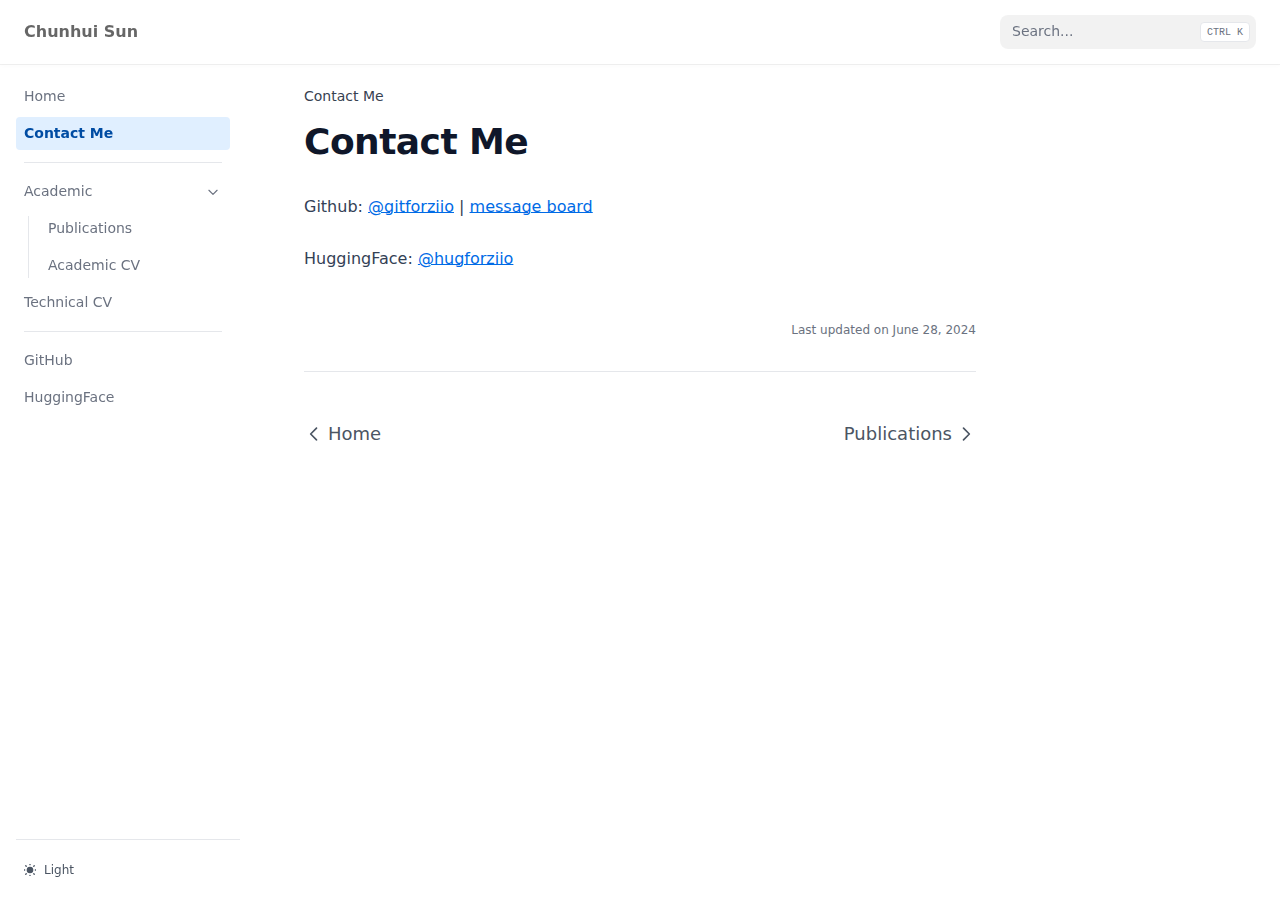
<file: contact.html>
<!DOCTYPE html><html><head><meta charSet="utf-8"/><title>Contact Me – Chunhui Sun</title><meta name="robots" content="index,follow"/><meta property="og:title" content="Contact Me – Chunhui Sun"/><meta name="theme-color" content="#111" media="(prefers-color-scheme: dark)"/><meta name="viewport" content="width=device-width, initial-scale=1.0, viewport-fit=cover"/><style>
        :root {
          --nextra-primary-hue: 212deg;
          --nextra-primary-saturation: 100%;
          --nextra-navbar-height: 4rem;
          --nextra-menu-height: 3.75rem;
          --nextra-banner-height: 2.5rem;
        }
        
        .dark {
          --nextra-primary-hue: 204deg;
          --nextra-primary-saturation: 100%;
        }
      </style><meta name="msapplication-TileColor" content="#fff"/><meta http-equiv="Content-Language" content="en"/><meta name="twitter:card" content="summary_large_image"/><meta property="title" content="Chunhui Sun"/><meta property="description" content="Chunhui Sun&#x27;s personal website."/><meta name="keywords" content="Chunhui Sun"/><meta property="og:title" content="Chunhui Sun"/><meta property="og:type" content="webpage"/><meta property="og:description" content="Chunhui Sun&#x27;s personal website."/><meta property="og:site_name" content="Chunhui Sun"/><meta name="application-name" content="Chunhui Sun"/><meta name="apple-mobile-web-app-capable" content="yes"/><meta name="apple-mobile-web-app-status-bar-style" content="default"/><meta name="apple-mobile-web-app-title" content="Chunhui Sun"/><meta name="next-head-count" content="21"/><link rel="preload" href="/_next/static/css/d9b759317c5a25c9.css" as="style" crossorigin=""/><link rel="stylesheet" href="/_next/static/css/d9b759317c5a25c9.css" crossorigin="" data-n-g=""/><link rel="preload" href="/_next/static/css/445c4173ffc2bf04.css" as="style" crossorigin=""/><link rel="stylesheet" href="/_next/static/css/445c4173ffc2bf04.css" crossorigin="" data-n-p=""/><noscript data-n-css=""></noscript><script defer="" crossorigin="" nomodule="" src="/_next/static/chunks/polyfills-c67a75d1b6f99dc8.js"></script><script src="/_next/static/chunks/webpack-6af0e3c12b874bb0.js" defer="" crossorigin=""></script><script src="/_next/static/chunks/framework-84465b8d7b10076d.js" defer="" crossorigin=""></script><script src="/_next/static/chunks/main-9c676681d85f5339.js" defer="" crossorigin=""></script><script src="/_next/static/chunks/pages/_app-c220e5ce19cce535.js" defer="" crossorigin=""></script><script src="/_next/static/chunks/815-bc0fc0574cedb9e4.js" defer="" crossorigin=""></script><script src="/_next/static/chunks/pages/contact-bda9b2a321fb1c87.js" defer="" crossorigin=""></script><script src="/_next/static/Y14eWMXWefLLsNrzfsbvi/_buildManifest.js" defer="" crossorigin=""></script><script src="/_next/static/Y14eWMXWefLLsNrzfsbvi/_ssgManifest.js" defer="" crossorigin=""></script></head><body><div id="__next"><script>!function(){try{var d=document.documentElement,c=d.classList;c.remove('light','dark');var e=localStorage.getItem('theme');if('system'===e||(!e&&false)){var t='(prefers-color-scheme: dark)',m=window.matchMedia(t);if(m.media!==t||m.matches){d.style.colorScheme = 'dark';c.add('dark')}else{d.style.colorScheme = 'light';c.add('light')}}else if(e){c.add(e|| '')}else{c.add('light')}if(e==='light'||e==='dark'||!e)d.style.colorScheme=e||'light'}catch(e){}}()</script><div dir="ltr"><script>document.documentElement.setAttribute('dir','ltr')</script><div class="nextra-nav-container nx-sticky nx-top-0 nx-z-20 nx-w-full nx-bg-transparent print:nx-hidden"><div class="nextra-nav-container-blur nx-pointer-events-none nx-absolute nx-z-[-1] nx-h-full nx-w-full nx-bg-white dark:nx-bg-dark nx-shadow-[0_2px_4px_rgba(0,0,0,.02),0_1px_0_rgba(0,0,0,.06)] dark:nx-shadow-[0_-1px_0_rgba(255,255,255,.1)_inset] contrast-more:nx-shadow-[0_0_0_1px_#000] contrast-more:dark:nx-shadow-[0_0_0_1px_#fff]"></div><nav class="nx-mx-auto nx-flex nx-h-[var(--nextra-navbar-height)] nx-max-w-[90rem] nx-items-center nx-justify-end nx-gap-2 nx-pl-[max(env(safe-area-inset-left),1.5rem)] nx-pr-[max(env(safe-area-inset-right),1.5rem)]"><a class="nx-flex nx-items-center hover:nx-opacity-75 ltr:nx-mr-auto rtl:nx-ml-auto" href="/"><span style="font-weight:600;opacity:0.6">Chunhui Sun</span></a><div class="nextra-search nx-relative md:nx-w-64 nx-hidden md:nx-inline-block mx-min-w-[200px]"><div class="nx-relative nx-flex nx-items-center nx-text-gray-900 contrast-more:nx-text-gray-800 dark:nx-text-gray-300 contrast-more:dark:nx-text-gray-300"><input spellcheck="false" class="nx-block nx-w-full nx-appearance-none nx-rounded-lg nx-px-3 nx-py-2 nx-transition-colors nx-text-base nx-leading-tight md:nx-text-sm nx-bg-black/[.05] dark:nx-bg-gray-50/10 focus:nx-bg-white dark:focus:nx-bg-dark placeholder:nx-text-gray-500 dark:placeholder:nx-text-gray-400 contrast-more:nx-border contrast-more:nx-border-current" type="search" placeholder="Search..." value=""/></div></div><button type="button" aria-label="Menu" class="nextra-hamburger -nx-mr-2 nx-rounded nx-p-2 active:nx-bg-gray-400/20 md:nx-hidden"><svg fill="none" width="24" height="24" viewBox="0 0 24 24" stroke="currentColor" class=""><g><path stroke-linecap="round" stroke-linejoin="round" stroke-width="2" d="M4 6h16"></path></g><path stroke-linecap="round" stroke-linejoin="round" stroke-width="2" d="M4 12h16"></path><g><path stroke-linecap="round" stroke-linejoin="round" stroke-width="2" d="M4 18h16"></path></g></svg></button></nav></div><div class="nx-mx-auto nx-flex nx-max-w-[90rem]"><div class="motion-reduce:nx-transition-none [transition:background-color_1.5s_ease] nx-bg-transparent"></div><aside class="nextra-sidebar-container nx-flex nx-flex-col md:nx-top-16 md:nx-shrink-0 motion-reduce:nx-transform-none nx-transform-gpu nx-transition-all nx-ease-in-out print:nx-hidden md:nx-w-64 md:nx-sticky md:nx-self-start max-md:[transform:translate3d(0,-100%,0)]"><div class="nx-px-4 nx-pt-4 md:nx-hidden"><div class="nextra-search nx-relative md:nx-w-64"><div class="nx-relative nx-flex nx-items-center nx-text-gray-900 contrast-more:nx-text-gray-800 dark:nx-text-gray-300 contrast-more:dark:nx-text-gray-300"><input spellcheck="false" class="nx-block nx-w-full nx-appearance-none nx-rounded-lg nx-px-3 nx-py-2 nx-transition-colors nx-text-base nx-leading-tight md:nx-text-sm nx-bg-black/[.05] dark:nx-bg-gray-50/10 focus:nx-bg-white dark:focus:nx-bg-dark placeholder:nx-text-gray-500 dark:placeholder:nx-text-gray-400 contrast-more:nx-border contrast-more:nx-border-current" type="search" placeholder="Search..." value=""/></div></div></div><div class="nx-overflow-y-auto nx-overflow-x-hidden nx-p-4 nx-grow md:nx-h-[calc(100vh-var(--nextra-navbar-height)-var(--nextra-menu-height))] nextra-scrollbar"><div class="nx-transform-gpu nx-overflow-hidden nx-transition-all nx-ease-in-out motion-reduce:nx-transition-none"><div class="nx-transition-opacity nx-duration-500 nx-ease-in-out motion-reduce:nx-transition-none nx-opacity-100"><ul class="nx-flex nx-flex-col nx-gap-1 nextra-menu-desktop max-md:nx-hidden"><li class="nx-flex nx-flex-col nx-gap-1"><a class="nx-flex nx-rounded nx-px-2 nx-py-1.5 nx-text-sm nx-transition-colors [word-break:break-word] nx-cursor-pointer [-webkit-tap-highlight-color:transparent] [-webkit-touch-callout:none] contrast-more:nx-border nx-text-gray-500 hover:nx-bg-gray-100 hover:nx-text-gray-900 dark:nx-text-neutral-400 dark:hover:nx-bg-primary-100/5 dark:hover:nx-text-gray-50 contrast-more:nx-text-gray-900 contrast-more:dark:nx-text-gray-50 contrast-more:nx-border-transparent contrast-more:hover:nx-border-gray-900 contrast-more:dark:hover:nx-border-gray-50" href="/">Home</a></li><li class="nx-flex nx-flex-col nx-gap-1 active"><a class="nx-flex nx-rounded nx-px-2 nx-py-1.5 nx-text-sm nx-transition-colors [word-break:break-word] nx-cursor-pointer [-webkit-tap-highlight-color:transparent] [-webkit-touch-callout:none] contrast-more:nx-border nx-bg-primary-100 nx-font-semibold nx-text-primary-800 dark:nx-bg-primary-400/10 dark:nx-text-primary-600 contrast-more:nx-border-primary-500 contrast-more:dark:nx-border-primary-500" href="/contact">Contact Me</a></li><li class="[word-break:break-word] nx-my-4"><hr class="nx-mx-2 nx-border-t nx-border-gray-200 dark:nx-border-primary-100/10"/></li><li class="open"><button class="nx-items-center nx-justify-between nx-gap-2 nx-text-left nx-w-full nx-flex nx-rounded nx-px-2 nx-py-1.5 nx-text-sm nx-transition-colors [word-break:break-word] nx-cursor-pointer [-webkit-tap-highlight-color:transparent] [-webkit-touch-callout:none] contrast-more:nx-border nx-text-gray-500 hover:nx-bg-gray-100 hover:nx-text-gray-900 dark:nx-text-neutral-400 dark:hover:nx-bg-primary-100/5 dark:hover:nx-text-gray-50 contrast-more:nx-text-gray-900 contrast-more:dark:nx-text-gray-50 contrast-more:nx-border-transparent contrast-more:hover:nx-border-gray-900 contrast-more:dark:hover:nx-border-gray-50">Academic<svg fill="none" viewBox="0 0 24 24" stroke="currentColor" class="nx-h-[18px] nx-min-w-[18px] nx-rounded-sm nx-p-0.5 hover:nx-bg-gray-800/5 dark:hover:nx-bg-gray-100/5"><path stroke-linecap="round" stroke-linejoin="round" stroke-width="2" d="M9 5l7 7-7 7" class="nx-origin-center nx-transition-transform rtl:-nx-rotate-180 ltr:nx-rotate-90 rtl:nx-rotate-[-270deg]"></path></svg></button><div class="nx-transform-gpu nx-overflow-hidden nx-transition-all nx-ease-in-out motion-reduce:nx-transition-none"><div class="nx-transition-opacity nx-duration-500 nx-ease-in-out motion-reduce:nx-transition-none nx-opacity-100 ltr:nx-pr-0 rtl:nx-pl-0 nx-pt-1"><ul class="nx-flex nx-flex-col nx-gap-1 nx-relative before:nx-absolute before:nx-inset-y-1 before:nx-w-px before:nx-bg-gray-200 before:nx-content-[&quot;&quot;] dark:before:nx-bg-neutral-800 ltr:nx-pl-3 ltr:before:nx-left-0 rtl:nx-pr-3 rtl:before:nx-right-0 ltr:nx-ml-3 rtl:nx-mr-3"><li class="nx-flex nx-flex-col nx-gap-1"><a class="nx-flex nx-rounded nx-px-2 nx-py-1.5 nx-text-sm nx-transition-colors [word-break:break-word] nx-cursor-pointer [-webkit-tap-highlight-color:transparent] [-webkit-touch-callout:none] contrast-more:nx-border nx-text-gray-500 hover:nx-bg-gray-100 hover:nx-text-gray-900 dark:nx-text-neutral-400 dark:hover:nx-bg-primary-100/5 dark:hover:nx-text-gray-50 contrast-more:nx-text-gray-900 contrast-more:dark:nx-text-gray-50 contrast-more:nx-border-transparent contrast-more:hover:nx-border-gray-900 contrast-more:dark:hover:nx-border-gray-50" href="/academic/publications">Publications</a></li><li class="nx-flex nx-flex-col nx-gap-1"><a class="nx-flex nx-rounded nx-px-2 nx-py-1.5 nx-text-sm nx-transition-colors [word-break:break-word] nx-cursor-pointer [-webkit-tap-highlight-color:transparent] [-webkit-touch-callout:none] contrast-more:nx-border nx-text-gray-500 hover:nx-bg-gray-100 hover:nx-text-gray-900 dark:nx-text-neutral-400 dark:hover:nx-bg-primary-100/5 dark:hover:nx-text-gray-50 contrast-more:nx-text-gray-900 contrast-more:dark:nx-text-gray-50 contrast-more:nx-border-transparent contrast-more:hover:nx-border-gray-900 contrast-more:dark:hover:nx-border-gray-50" href="/academic/cv-academic">Academic CV</a></li></ul></div></div></li><li class="nx-flex nx-flex-col nx-gap-1"><a class="nx-flex nx-rounded nx-px-2 nx-py-1.5 nx-text-sm nx-transition-colors [word-break:break-word] nx-cursor-pointer [-webkit-tap-highlight-color:transparent] [-webkit-touch-callout:none] contrast-more:nx-border nx-text-gray-500 hover:nx-bg-gray-100 hover:nx-text-gray-900 dark:nx-text-neutral-400 dark:hover:nx-bg-primary-100/5 dark:hover:nx-text-gray-50 contrast-more:nx-text-gray-900 contrast-more:dark:nx-text-gray-50 contrast-more:nx-border-transparent contrast-more:hover:nx-border-gray-900 contrast-more:dark:hover:nx-border-gray-50" href="/cv-tech">Technical CV</a></li><li class="[word-break:break-word] nx-my-4"><hr class="nx-mx-2 nx-border-t nx-border-gray-200 dark:nx-border-primary-100/10"/></li><li class="nx-flex nx-flex-col nx-gap-1"><a href="https://github.com/gitforziio" target="_blank" rel="noreferrer" class="nx-flex nx-rounded nx-px-2 nx-py-1.5 nx-text-sm nx-transition-colors [word-break:break-word] nx-cursor-pointer [-webkit-tap-highlight-color:transparent] [-webkit-touch-callout:none] contrast-more:nx-border nx-text-gray-500 hover:nx-bg-gray-100 hover:nx-text-gray-900 dark:nx-text-neutral-400 dark:hover:nx-bg-primary-100/5 dark:hover:nx-text-gray-50 contrast-more:nx-text-gray-900 contrast-more:dark:nx-text-gray-50 contrast-more:nx-border-transparent contrast-more:hover:nx-border-gray-900 contrast-more:dark:hover:nx-border-gray-50">GitHub<span class="nx-sr-only nx-select-none"> (opens in a new tab)</span></a></li><li class="nx-flex nx-flex-col nx-gap-1"><a href="https://huggingface.co/hugforziio" target="_blank" rel="noreferrer" class="nx-flex nx-rounded nx-px-2 nx-py-1.5 nx-text-sm nx-transition-colors [word-break:break-word] nx-cursor-pointer [-webkit-tap-highlight-color:transparent] [-webkit-touch-callout:none] contrast-more:nx-border nx-text-gray-500 hover:nx-bg-gray-100 hover:nx-text-gray-900 dark:nx-text-neutral-400 dark:hover:nx-bg-primary-100/5 dark:hover:nx-text-gray-50 contrast-more:nx-text-gray-900 contrast-more:dark:nx-text-gray-50 contrast-more:nx-border-transparent contrast-more:hover:nx-border-gray-900 contrast-more:dark:hover:nx-border-gray-50">HuggingFace<span class="nx-sr-only nx-select-none"> (opens in a new tab)</span></a></li></ul></div></div></div><div class="nx-sticky nx-bottom-0 nx-bg-white dark:nx-bg-dark nx-mx-4 nx-py-4 nx-shadow-[0_-12px_16px_#fff] nx-flex nx-items-center nx-gap-2 dark:nx-border-neutral-800 dark:nx-shadow-[0_-12px_16px_#111] contrast-more:nx-border-neutral-400 contrast-more:nx-shadow-none contrast-more:dark:nx-shadow-none nx-border-t" data-toggle-animation="off"><div class="nx-grow nx-flex nx-flex-col"><button title="Change theme" class="nx-h-7 nx-rounded-md nx-px-2 nx-text-left nx-text-xs nx-font-medium nx-text-gray-600 nx-transition-colors dark:nx-text-gray-400 hover:nx-bg-gray-100 hover:nx-text-gray-900 dark:hover:nx-bg-primary-100/5 dark:hover:nx-text-gray-50" id="headlessui-listbox-button-:Rlsr6:" type="button" aria-haspopup="listbox" aria-expanded="false" data-headlessui-state=""><div class="nx-flex nx-items-center nx-gap-2 nx-capitalize"><svg fill="none" viewBox="3 3 18 18" width="12" height="12" stroke="currentColor"><path stroke-linecap="round" stroke-linejoin="round" stroke-width="2" fill="currentColor" d="M12 3v1m0 16v1m9-9h-1M4 12H3m15.364 6.364l-.707-.707M6.343 6.343l-.707-.707m12.728 0l-.707.707M6.343 17.657l-.707.707M16 12a4 4 0 11-8 0 4 4 0 018 0z"></path></svg><span class="">Light</span></div></button></div></div></aside><nav class="nextra-toc nx-order-last nx-hidden nx-w-64 nx-shrink-0 xl:nx-block print:nx-hidden nx-px-4" aria-label="table of contents"><div class="nextra-scrollbar nx-sticky nx-top-16 nx-overflow-y-auto nx-pr-4 nx-pt-6 nx-text-sm [hyphens:auto] nx-max-h-[calc(100vh-var(--nextra-navbar-height)-env(safe-area-inset-bottom))] ltr:-nx-mr-4 rtl:-nx-ml-4"></div></nav><div id="reach-skip-nav"></div><article class="nx-w-full nx-break-words nextra-content nx-flex nx-min-h-[calc(100vh-var(--nextra-navbar-height))] nx-min-w-0 nx-justify-center nx-pb-8 nx-pr-[calc(env(safe-area-inset-right)-1.5rem)]"><main class="nx-w-full nx-min-w-0 nx-max-w-6xl nx-px-6 nx-pt-4 md:nx-px-12"><div class="nextra-breadcrumb nx-mt-1.5 nx-flex nx-items-center nx-gap-1 nx-overflow-hidden nx-text-sm nx-text-gray-500 dark:nx-text-gray-400 contrast-more:nx-text-current"><div class="nx-whitespace-nowrap nx-transition-colors nx-font-medium nx-text-gray-700 contrast-more:nx-font-bold contrast-more:nx-text-current dark:nx-text-gray-100 contrast-more:dark:nx-text-current" title="Contact Me">Contact Me</div></div><h1 class="nx-mt-2 nx-text-4xl nx-font-bold nx-tracking-tight nx-text-slate-900 dark:nx-text-slate-100">Contact Me</h1>
<!-- -->
<!-- -->
<!-- -->
<p class="nx-mt-6 nx-leading-7 first:nx-mt-0">Github: <a href="https://github.com/gitforziio" target="_blank" rel="noreferrer" class="nx-text-primary-600 nx-underline nx-decoration-from-font [text-underline-position:from-font]">@gitforziio<span class="nx-sr-only nx-select-none"> (opens in a new tab)</span></a> | <a href="https://github.com/gitforziio/Personal-Message-Board/issues/new" target="_blank" rel="noreferrer" class="nx-text-primary-600 nx-underline nx-decoration-from-font [text-underline-position:from-font]">message board<span class="nx-sr-only nx-select-none"> (opens in a new tab)</span></a></p>
<p class="nx-mt-6 nx-leading-7 first:nx-mt-0">HuggingFace: <a href="https://huggingface.co/hugforziio" target="_blank" rel="noreferrer" class="nx-text-primary-600 nx-underline nx-decoration-from-font [text-underline-position:from-font]">@hugforziio<span class="nx-sr-only nx-select-none"> (opens in a new tab)</span></a></p><div class="nx-mt-16"></div><div class="nx-mb-8 nx-flex nx-items-center nx-border-t nx-pt-8 dark:nx-border-neutral-800 contrast-more:nx-border-neutral-400 dark:contrast-more:nx-border-neutral-400 print:nx-hidden"><a title="Home" class="nx-flex nx-max-w-[50%] nx-items-center nx-gap-1 nx-py-4 nx-text-base nx-font-medium nx-text-gray-600 nx-transition-colors [word-break:break-word] hover:nx-text-primary-600 dark:nx-text-gray-300 md:nx-text-lg ltr:nx-pr-4 rtl:nx-pl-4" href="/"><svg fill="none" viewBox="0 0 24 24" stroke="currentColor" class="nx-inline nx-h-5 nx-shrink-0 ltr:nx-rotate-180"><path stroke-linecap="round" stroke-linejoin="round" stroke-width="2" d="M9 5l7 7-7 7"></path></svg>Home</a><a title="Publications" class="nx-flex nx-max-w-[50%] nx-items-center nx-gap-1 nx-py-4 nx-text-base nx-font-medium nx-text-gray-600 nx-transition-colors [word-break:break-word] hover:nx-text-primary-600 dark:nx-text-gray-300 md:nx-text-lg ltr:nx-ml-auto ltr:nx-pl-4 ltr:nx-text-right rtl:nx-mr-auto rtl:nx-pr-4 rtl:nx-text-left" href="/academic/publications">Publications<svg fill="none" viewBox="0 0 24 24" stroke="currentColor" class="nx-inline nx-h-5 nx-shrink-0 rtl:nx-rotate-180"><path stroke-linecap="round" stroke-linejoin="round" stroke-width="2" d="M9 5l7 7-7 7"></path></svg></a></div></main></article></div></div></div><script id="__NEXT_DATA__" type="application/json" crossorigin="">{"props":{"pageProps":{}},"page":"/contact","query":{},"buildId":"Y14eWMXWefLLsNrzfsbvi","nextExport":true,"autoExport":true,"isFallback":false,"scriptLoader":[]}</script></body></html>
</file>
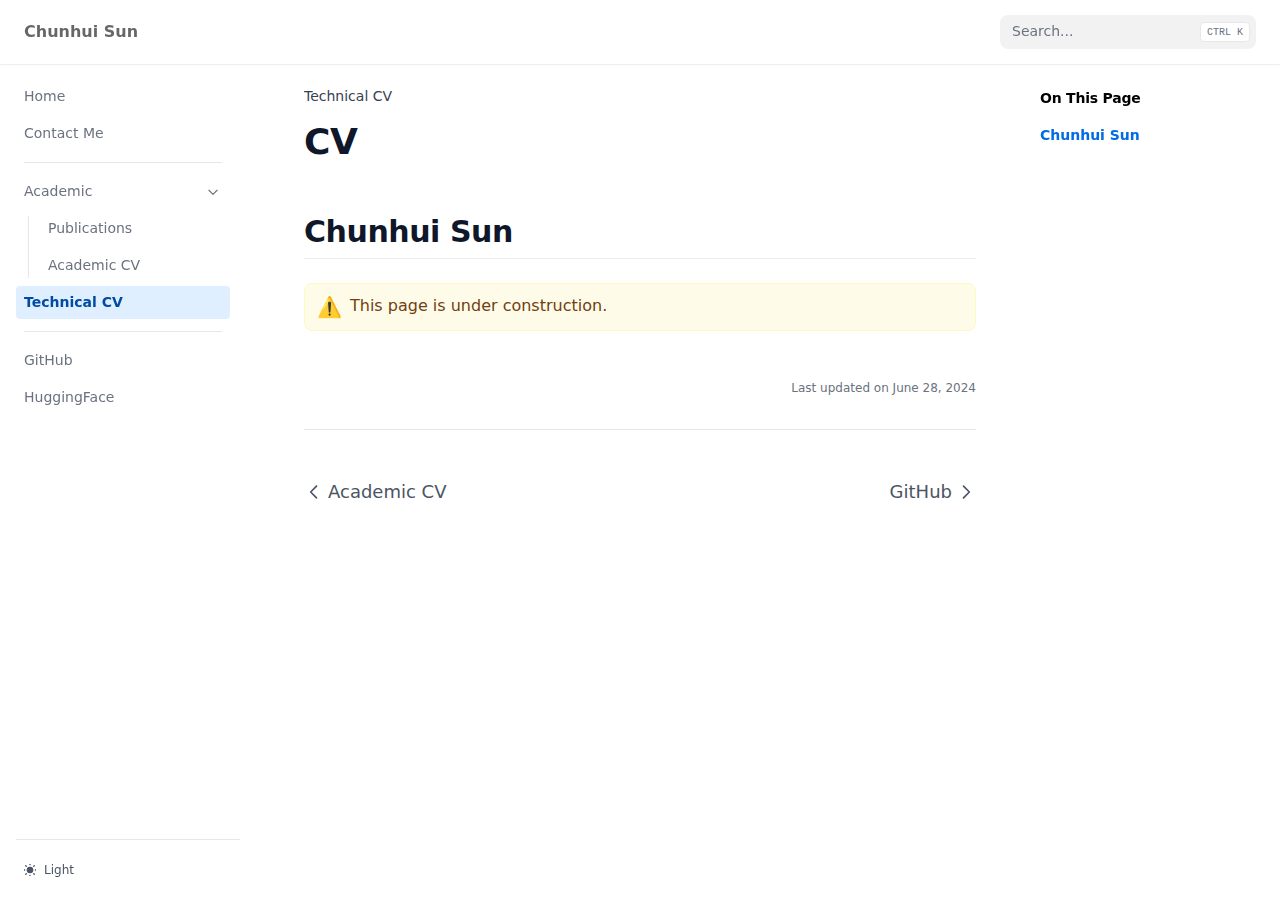
<file: cv-tech.html>
<!DOCTYPE html><html><head><meta charSet="utf-8"/><title>CV – Chunhui Sun</title><meta name="robots" content="index,follow"/><meta property="og:title" content="CV – Chunhui Sun"/><meta name="theme-color" content="#111" media="(prefers-color-scheme: dark)"/><meta name="viewport" content="width=device-width, initial-scale=1.0, viewport-fit=cover"/><style>
        :root {
          --nextra-primary-hue: 212deg;
          --nextra-primary-saturation: 100%;
          --nextra-navbar-height: 4rem;
          --nextra-menu-height: 3.75rem;
          --nextra-banner-height: 2.5rem;
        }
        
        .dark {
          --nextra-primary-hue: 204deg;
          --nextra-primary-saturation: 100%;
        }
      </style><meta name="msapplication-TileColor" content="#fff"/><meta http-equiv="Content-Language" content="en"/><meta name="twitter:card" content="summary_large_image"/><meta property="title" content="Chunhui Sun"/><meta property="description" content="Chunhui Sun&#x27;s personal website."/><meta name="keywords" content="Chunhui Sun"/><meta property="og:title" content="Chunhui Sun"/><meta property="og:type" content="webpage"/><meta property="og:description" content="Chunhui Sun&#x27;s personal website."/><meta property="og:site_name" content="Chunhui Sun"/><meta name="application-name" content="Chunhui Sun"/><meta name="apple-mobile-web-app-capable" content="yes"/><meta name="apple-mobile-web-app-status-bar-style" content="default"/><meta name="apple-mobile-web-app-title" content="Chunhui Sun"/><meta name="next-head-count" content="21"/><link rel="preload" href="/_next/static/css/d9b759317c5a25c9.css" as="style" crossorigin=""/><link rel="stylesheet" href="/_next/static/css/d9b759317c5a25c9.css" crossorigin="" data-n-g=""/><link rel="preload" href="/_next/static/css/445c4173ffc2bf04.css" as="style" crossorigin=""/><link rel="stylesheet" href="/_next/static/css/445c4173ffc2bf04.css" crossorigin="" data-n-p=""/><noscript data-n-css=""></noscript><script defer="" crossorigin="" nomodule="" src="/_next/static/chunks/polyfills-c67a75d1b6f99dc8.js"></script><script src="/_next/static/chunks/webpack-6af0e3c12b874bb0.js" defer="" crossorigin=""></script><script src="/_next/static/chunks/framework-84465b8d7b10076d.js" defer="" crossorigin=""></script><script src="/_next/static/chunks/main-9c676681d85f5339.js" defer="" crossorigin=""></script><script src="/_next/static/chunks/pages/_app-c220e5ce19cce535.js" defer="" crossorigin=""></script><script src="/_next/static/chunks/815-bc0fc0574cedb9e4.js" defer="" crossorigin=""></script><script src="/_next/static/chunks/pages/cv-tech-41a2461e5ef41956.js" defer="" crossorigin=""></script><script src="/_next/static/Y14eWMXWefLLsNrzfsbvi/_buildManifest.js" defer="" crossorigin=""></script><script src="/_next/static/Y14eWMXWefLLsNrzfsbvi/_ssgManifest.js" defer="" crossorigin=""></script></head><body><div id="__next"><script>!function(){try{var d=document.documentElement,c=d.classList;c.remove('light','dark');var e=localStorage.getItem('theme');if('system'===e||(!e&&false)){var t='(prefers-color-scheme: dark)',m=window.matchMedia(t);if(m.media!==t||m.matches){d.style.colorScheme = 'dark';c.add('dark')}else{d.style.colorScheme = 'light';c.add('light')}}else if(e){c.add(e|| '')}else{c.add('light')}if(e==='light'||e==='dark'||!e)d.style.colorScheme=e||'light'}catch(e){}}()</script><div dir="ltr"><script>document.documentElement.setAttribute('dir','ltr')</script><div class="nextra-nav-container nx-sticky nx-top-0 nx-z-20 nx-w-full nx-bg-transparent print:nx-hidden"><div class="nextra-nav-container-blur nx-pointer-events-none nx-absolute nx-z-[-1] nx-h-full nx-w-full nx-bg-white dark:nx-bg-dark nx-shadow-[0_2px_4px_rgba(0,0,0,.02),0_1px_0_rgba(0,0,0,.06)] dark:nx-shadow-[0_-1px_0_rgba(255,255,255,.1)_inset] contrast-more:nx-shadow-[0_0_0_1px_#000] contrast-more:dark:nx-shadow-[0_0_0_1px_#fff]"></div><nav class="nx-mx-auto nx-flex nx-h-[var(--nextra-navbar-height)] nx-max-w-[90rem] nx-items-center nx-justify-end nx-gap-2 nx-pl-[max(env(safe-area-inset-left),1.5rem)] nx-pr-[max(env(safe-area-inset-right),1.5rem)]"><a class="nx-flex nx-items-center hover:nx-opacity-75 ltr:nx-mr-auto rtl:nx-ml-auto" href="/"><span style="font-weight:600;opacity:0.6">Chunhui Sun</span></a><div class="nextra-search nx-relative md:nx-w-64 nx-hidden md:nx-inline-block mx-min-w-[200px]"><div class="nx-relative nx-flex nx-items-center nx-text-gray-900 contrast-more:nx-text-gray-800 dark:nx-text-gray-300 contrast-more:dark:nx-text-gray-300"><input spellcheck="false" class="nx-block nx-w-full nx-appearance-none nx-rounded-lg nx-px-3 nx-py-2 nx-transition-colors nx-text-base nx-leading-tight md:nx-text-sm nx-bg-black/[.05] dark:nx-bg-gray-50/10 focus:nx-bg-white dark:focus:nx-bg-dark placeholder:nx-text-gray-500 dark:placeholder:nx-text-gray-400 contrast-more:nx-border contrast-more:nx-border-current" type="search" placeholder="Search..." value=""/></div></div><button type="button" aria-label="Menu" class="nextra-hamburger -nx-mr-2 nx-rounded nx-p-2 active:nx-bg-gray-400/20 md:nx-hidden"><svg fill="none" width="24" height="24" viewBox="0 0 24 24" stroke="currentColor" class=""><g><path stroke-linecap="round" stroke-linejoin="round" stroke-width="2" d="M4 6h16"></path></g><path stroke-linecap="round" stroke-linejoin="round" stroke-width="2" d="M4 12h16"></path><g><path stroke-linecap="round" stroke-linejoin="round" stroke-width="2" d="M4 18h16"></path></g></svg></button></nav></div><div class="nx-mx-auto nx-flex nx-max-w-[90rem]"><div class="motion-reduce:nx-transition-none [transition:background-color_1.5s_ease] nx-bg-transparent"></div><aside class="nextra-sidebar-container nx-flex nx-flex-col md:nx-top-16 md:nx-shrink-0 motion-reduce:nx-transform-none nx-transform-gpu nx-transition-all nx-ease-in-out print:nx-hidden md:nx-w-64 md:nx-sticky md:nx-self-start max-md:[transform:translate3d(0,-100%,0)]"><div class="nx-px-4 nx-pt-4 md:nx-hidden"><div class="nextra-search nx-relative md:nx-w-64"><div class="nx-relative nx-flex nx-items-center nx-text-gray-900 contrast-more:nx-text-gray-800 dark:nx-text-gray-300 contrast-more:dark:nx-text-gray-300"><input spellcheck="false" class="nx-block nx-w-full nx-appearance-none nx-rounded-lg nx-px-3 nx-py-2 nx-transition-colors nx-text-base nx-leading-tight md:nx-text-sm nx-bg-black/[.05] dark:nx-bg-gray-50/10 focus:nx-bg-white dark:focus:nx-bg-dark placeholder:nx-text-gray-500 dark:placeholder:nx-text-gray-400 contrast-more:nx-border contrast-more:nx-border-current" type="search" placeholder="Search..." value=""/></div></div></div><div class="nx-overflow-y-auto nx-overflow-x-hidden nx-p-4 nx-grow md:nx-h-[calc(100vh-var(--nextra-navbar-height)-var(--nextra-menu-height))] nextra-scrollbar"><div class="nx-transform-gpu nx-overflow-hidden nx-transition-all nx-ease-in-out motion-reduce:nx-transition-none"><div class="nx-transition-opacity nx-duration-500 nx-ease-in-out motion-reduce:nx-transition-none nx-opacity-100"><ul class="nx-flex nx-flex-col nx-gap-1 nextra-menu-desktop max-md:nx-hidden"><li class="nx-flex nx-flex-col nx-gap-1"><a class="nx-flex nx-rounded nx-px-2 nx-py-1.5 nx-text-sm nx-transition-colors [word-break:break-word] nx-cursor-pointer [-webkit-tap-highlight-color:transparent] [-webkit-touch-callout:none] contrast-more:nx-border nx-text-gray-500 hover:nx-bg-gray-100 hover:nx-text-gray-900 dark:nx-text-neutral-400 dark:hover:nx-bg-primary-100/5 dark:hover:nx-text-gray-50 contrast-more:nx-text-gray-900 contrast-more:dark:nx-text-gray-50 contrast-more:nx-border-transparent contrast-more:hover:nx-border-gray-900 contrast-more:dark:hover:nx-border-gray-50" href="/">Home</a></li><li class="nx-flex nx-flex-col nx-gap-1"><a class="nx-flex nx-rounded nx-px-2 nx-py-1.5 nx-text-sm nx-transition-colors [word-break:break-word] nx-cursor-pointer [-webkit-tap-highlight-color:transparent] [-webkit-touch-callout:none] contrast-more:nx-border nx-text-gray-500 hover:nx-bg-gray-100 hover:nx-text-gray-900 dark:nx-text-neutral-400 dark:hover:nx-bg-primary-100/5 dark:hover:nx-text-gray-50 contrast-more:nx-text-gray-900 contrast-more:dark:nx-text-gray-50 contrast-more:nx-border-transparent contrast-more:hover:nx-border-gray-900 contrast-more:dark:hover:nx-border-gray-50" href="/contact">Contact Me</a></li><li class="[word-break:break-word] nx-my-4"><hr class="nx-mx-2 nx-border-t nx-border-gray-200 dark:nx-border-primary-100/10"/></li><li class="open"><button class="nx-items-center nx-justify-between nx-gap-2 nx-text-left nx-w-full nx-flex nx-rounded nx-px-2 nx-py-1.5 nx-text-sm nx-transition-colors [word-break:break-word] nx-cursor-pointer [-webkit-tap-highlight-color:transparent] [-webkit-touch-callout:none] contrast-more:nx-border nx-text-gray-500 hover:nx-bg-gray-100 hover:nx-text-gray-900 dark:nx-text-neutral-400 dark:hover:nx-bg-primary-100/5 dark:hover:nx-text-gray-50 contrast-more:nx-text-gray-900 contrast-more:dark:nx-text-gray-50 contrast-more:nx-border-transparent contrast-more:hover:nx-border-gray-900 contrast-more:dark:hover:nx-border-gray-50">Academic<svg fill="none" viewBox="0 0 24 24" stroke="currentColor" class="nx-h-[18px] nx-min-w-[18px] nx-rounded-sm nx-p-0.5 hover:nx-bg-gray-800/5 dark:hover:nx-bg-gray-100/5"><path stroke-linecap="round" stroke-linejoin="round" stroke-width="2" d="M9 5l7 7-7 7" class="nx-origin-center nx-transition-transform rtl:-nx-rotate-180 ltr:nx-rotate-90 rtl:nx-rotate-[-270deg]"></path></svg></button><div class="nx-transform-gpu nx-overflow-hidden nx-transition-all nx-ease-in-out motion-reduce:nx-transition-none"><div class="nx-transition-opacity nx-duration-500 nx-ease-in-out motion-reduce:nx-transition-none nx-opacity-100 ltr:nx-pr-0 rtl:nx-pl-0 nx-pt-1"><ul class="nx-flex nx-flex-col nx-gap-1 nx-relative before:nx-absolute before:nx-inset-y-1 before:nx-w-px before:nx-bg-gray-200 before:nx-content-[&quot;&quot;] dark:before:nx-bg-neutral-800 ltr:nx-pl-3 ltr:before:nx-left-0 rtl:nx-pr-3 rtl:before:nx-right-0 ltr:nx-ml-3 rtl:nx-mr-3"><li class="nx-flex nx-flex-col nx-gap-1"><a class="nx-flex nx-rounded nx-px-2 nx-py-1.5 nx-text-sm nx-transition-colors [word-break:break-word] nx-cursor-pointer [-webkit-tap-highlight-color:transparent] [-webkit-touch-callout:none] contrast-more:nx-border nx-text-gray-500 hover:nx-bg-gray-100 hover:nx-text-gray-900 dark:nx-text-neutral-400 dark:hover:nx-bg-primary-100/5 dark:hover:nx-text-gray-50 contrast-more:nx-text-gray-900 contrast-more:dark:nx-text-gray-50 contrast-more:nx-border-transparent contrast-more:hover:nx-border-gray-900 contrast-more:dark:hover:nx-border-gray-50" href="/academic/publications">Publications</a></li><li class="nx-flex nx-flex-col nx-gap-1"><a class="nx-flex nx-rounded nx-px-2 nx-py-1.5 nx-text-sm nx-transition-colors [word-break:break-word] nx-cursor-pointer [-webkit-tap-highlight-color:transparent] [-webkit-touch-callout:none] contrast-more:nx-border nx-text-gray-500 hover:nx-bg-gray-100 hover:nx-text-gray-900 dark:nx-text-neutral-400 dark:hover:nx-bg-primary-100/5 dark:hover:nx-text-gray-50 contrast-more:nx-text-gray-900 contrast-more:dark:nx-text-gray-50 contrast-more:nx-border-transparent contrast-more:hover:nx-border-gray-900 contrast-more:dark:hover:nx-border-gray-50" href="/academic/cv-academic">Academic CV</a></li></ul></div></div></li><li class="nx-flex nx-flex-col nx-gap-1 active"><a class="nx-flex nx-rounded nx-px-2 nx-py-1.5 nx-text-sm nx-transition-colors [word-break:break-word] nx-cursor-pointer [-webkit-tap-highlight-color:transparent] [-webkit-touch-callout:none] contrast-more:nx-border nx-bg-primary-100 nx-font-semibold nx-text-primary-800 dark:nx-bg-primary-400/10 dark:nx-text-primary-600 contrast-more:nx-border-primary-500 contrast-more:dark:nx-border-primary-500" href="/cv-tech">Technical CV</a></li><li class="[word-break:break-word] nx-my-4"><hr class="nx-mx-2 nx-border-t nx-border-gray-200 dark:nx-border-primary-100/10"/></li><li class="nx-flex nx-flex-col nx-gap-1"><a href="https://github.com/gitforziio" target="_blank" rel="noreferrer" class="nx-flex nx-rounded nx-px-2 nx-py-1.5 nx-text-sm nx-transition-colors [word-break:break-word] nx-cursor-pointer [-webkit-tap-highlight-color:transparent] [-webkit-touch-callout:none] contrast-more:nx-border nx-text-gray-500 hover:nx-bg-gray-100 hover:nx-text-gray-900 dark:nx-text-neutral-400 dark:hover:nx-bg-primary-100/5 dark:hover:nx-text-gray-50 contrast-more:nx-text-gray-900 contrast-more:dark:nx-text-gray-50 contrast-more:nx-border-transparent contrast-more:hover:nx-border-gray-900 contrast-more:dark:hover:nx-border-gray-50">GitHub<span class="nx-sr-only nx-select-none"> (opens in a new tab)</span></a></li><li class="nx-flex nx-flex-col nx-gap-1"><a href="https://huggingface.co/hugforziio" target="_blank" rel="noreferrer" class="nx-flex nx-rounded nx-px-2 nx-py-1.5 nx-text-sm nx-transition-colors [word-break:break-word] nx-cursor-pointer [-webkit-tap-highlight-color:transparent] [-webkit-touch-callout:none] contrast-more:nx-border nx-text-gray-500 hover:nx-bg-gray-100 hover:nx-text-gray-900 dark:nx-text-neutral-400 dark:hover:nx-bg-primary-100/5 dark:hover:nx-text-gray-50 contrast-more:nx-text-gray-900 contrast-more:dark:nx-text-gray-50 contrast-more:nx-border-transparent contrast-more:hover:nx-border-gray-900 contrast-more:dark:hover:nx-border-gray-50">HuggingFace<span class="nx-sr-only nx-select-none"> (opens in a new tab)</span></a></li></ul></div></div></div><div class="nx-sticky nx-bottom-0 nx-bg-white dark:nx-bg-dark nx-mx-4 nx-py-4 nx-shadow-[0_-12px_16px_#fff] nx-flex nx-items-center nx-gap-2 dark:nx-border-neutral-800 dark:nx-shadow-[0_-12px_16px_#111] contrast-more:nx-border-neutral-400 contrast-more:nx-shadow-none contrast-more:dark:nx-shadow-none nx-border-t" data-toggle-animation="off"><div class="nx-grow nx-flex nx-flex-col"><button title="Change theme" class="nx-h-7 nx-rounded-md nx-px-2 nx-text-left nx-text-xs nx-font-medium nx-text-gray-600 nx-transition-colors dark:nx-text-gray-400 hover:nx-bg-gray-100 hover:nx-text-gray-900 dark:hover:nx-bg-primary-100/5 dark:hover:nx-text-gray-50" id="headlessui-listbox-button-:Rlsr6:" type="button" aria-haspopup="listbox" aria-expanded="false" data-headlessui-state=""><div class="nx-flex nx-items-center nx-gap-2 nx-capitalize"><svg fill="none" viewBox="3 3 18 18" width="12" height="12" stroke="currentColor"><path stroke-linecap="round" stroke-linejoin="round" stroke-width="2" fill="currentColor" d="M12 3v1m0 16v1m9-9h-1M4 12H3m15.364 6.364l-.707-.707M6.343 6.343l-.707-.707m12.728 0l-.707.707M6.343 17.657l-.707.707M16 12a4 4 0 11-8 0 4 4 0 018 0z"></path></svg><span class="">Light</span></div></button></div></div></aside><nav class="nextra-toc nx-order-last nx-hidden nx-w-64 nx-shrink-0 xl:nx-block print:nx-hidden nx-px-4" aria-label="table of contents"><div class="nextra-scrollbar nx-sticky nx-top-16 nx-overflow-y-auto nx-pr-4 nx-pt-6 nx-text-sm [hyphens:auto] nx-max-h-[calc(100vh-var(--nextra-navbar-height)-env(safe-area-inset-bottom))] ltr:-nx-mr-4 rtl:-nx-ml-4"><p class="nx-mb-4 nx-font-semibold nx-tracking-tight">On This Page</p><ul><li class="nx-my-2 nx-scroll-my-6 nx-scroll-py-6"><a href="#chunhui-sun" class="nx-font-semibold nx-inline-block nx-text-gray-500 hover:nx-text-gray-900 dark:nx-text-gray-400 dark:hover:nx-text-gray-300 contrast-more:nx-text-gray-900 contrast-more:nx-underline contrast-more:dark:nx-text-gray-50 nx-w-full nx-break-words">Chunhui Sun</a></li></ul></div></nav><div id="reach-skip-nav"></div><article class="nx-w-full nx-break-words nextra-content nx-flex nx-min-h-[calc(100vh-var(--nextra-navbar-height))] nx-min-w-0 nx-justify-center nx-pb-8 nx-pr-[calc(env(safe-area-inset-right)-1.5rem)]"><main class="nx-w-full nx-min-w-0 nx-max-w-6xl nx-px-6 nx-pt-4 md:nx-px-12"><div class="nextra-breadcrumb nx-mt-1.5 nx-flex nx-items-center nx-gap-1 nx-overflow-hidden nx-text-sm nx-text-gray-500 dark:nx-text-gray-400 contrast-more:nx-text-current"><div class="nx-whitespace-nowrap nx-transition-colors nx-font-medium nx-text-gray-700 contrast-more:nx-font-bold contrast-more:nx-text-current dark:nx-text-gray-100 contrast-more:dark:nx-text-current" title="Technical CV">Technical CV</div></div><h1 class="nx-mt-2 nx-text-4xl nx-font-bold nx-tracking-tight nx-text-slate-900 dark:nx-text-slate-100">CV</h1>
<!-- -->
<h2 class="nx-font-semibold nx-tracking-tight nx-text-slate-900 dark:nx-text-slate-100 nx-mt-10 nx-border-b nx-pb-1 nx-text-3xl nx-border-neutral-200/70 contrast-more:nx-border-neutral-400 dark:nx-border-primary-100/10 contrast-more:dark:nx-border-neutral-400">Chunhui Sun<a href="#chunhui-sun" id="chunhui-sun" class="subheading-anchor" aria-label="Permalink for this section"></a></h2>
<div class="nextra-callout nx-overflow-x-auto nx-mt-6 nx-flex nx-rounded-lg nx-border nx-py-2 ltr:nx-pr-4 rtl:nx-pl-4 contrast-more:nx-border-current contrast-more:dark:nx-border-current nx-border-yellow-100 nx-bg-yellow-50 nx-text-yellow-900 dark:nx-border-yellow-200/30 dark:nx-bg-yellow-700/30 dark:nx-text-yellow-200"><div class="nx-select-none nx-text-xl ltr:nx-pl-3 ltr:nx-pr-2 rtl:nx-pr-3 rtl:nx-pl-2" style="font-family:&quot;Apple Color Emoji&quot;, &quot;Segoe UI Emoji&quot;, &quot;Segoe UI Symbol&quot;">⚠️</div><div class="nx-w-full nx-min-w-0 nx-leading-7"><p class="nx-mt-6 nx-leading-7 first:nx-mt-0">This page is under construction.</p></div></div><div class="nx-mt-16"></div><div class="nx-mb-8 nx-flex nx-items-center nx-border-t nx-pt-8 dark:nx-border-neutral-800 contrast-more:nx-border-neutral-400 dark:contrast-more:nx-border-neutral-400 print:nx-hidden"><a title="Academic CV" class="nx-flex nx-max-w-[50%] nx-items-center nx-gap-1 nx-py-4 nx-text-base nx-font-medium nx-text-gray-600 nx-transition-colors [word-break:break-word] hover:nx-text-primary-600 dark:nx-text-gray-300 md:nx-text-lg ltr:nx-pr-4 rtl:nx-pl-4" href="/academic/cv-academic"><svg fill="none" viewBox="0 0 24 24" stroke="currentColor" class="nx-inline nx-h-5 nx-shrink-0 ltr:nx-rotate-180"><path stroke-linecap="round" stroke-linejoin="round" stroke-width="2" d="M9 5l7 7-7 7"></path></svg>Academic CV</a><a title="GitHub" class="nx-flex nx-max-w-[50%] nx-items-center nx-gap-1 nx-py-4 nx-text-base nx-font-medium nx-text-gray-600 nx-transition-colors [word-break:break-word] hover:nx-text-primary-600 dark:nx-text-gray-300 md:nx-text-lg ltr:nx-ml-auto ltr:nx-pl-4 ltr:nx-text-right rtl:nx-mr-auto rtl:nx-pr-4 rtl:nx-text-left">GitHub<svg fill="none" viewBox="0 0 24 24" stroke="currentColor" class="nx-inline nx-h-5 nx-shrink-0 rtl:nx-rotate-180"><path stroke-linecap="round" stroke-linejoin="round" stroke-width="2" d="M9 5l7 7-7 7"></path></svg></a></div></main></article></div></div></div><script id="__NEXT_DATA__" type="application/json" crossorigin="">{"props":{"pageProps":{}},"page":"/cv-tech","query":{},"buildId":"Y14eWMXWefLLsNrzfsbvi","nextExport":true,"autoExport":true,"isFallback":false,"scriptLoader":[]}</script></body></html>
</file>
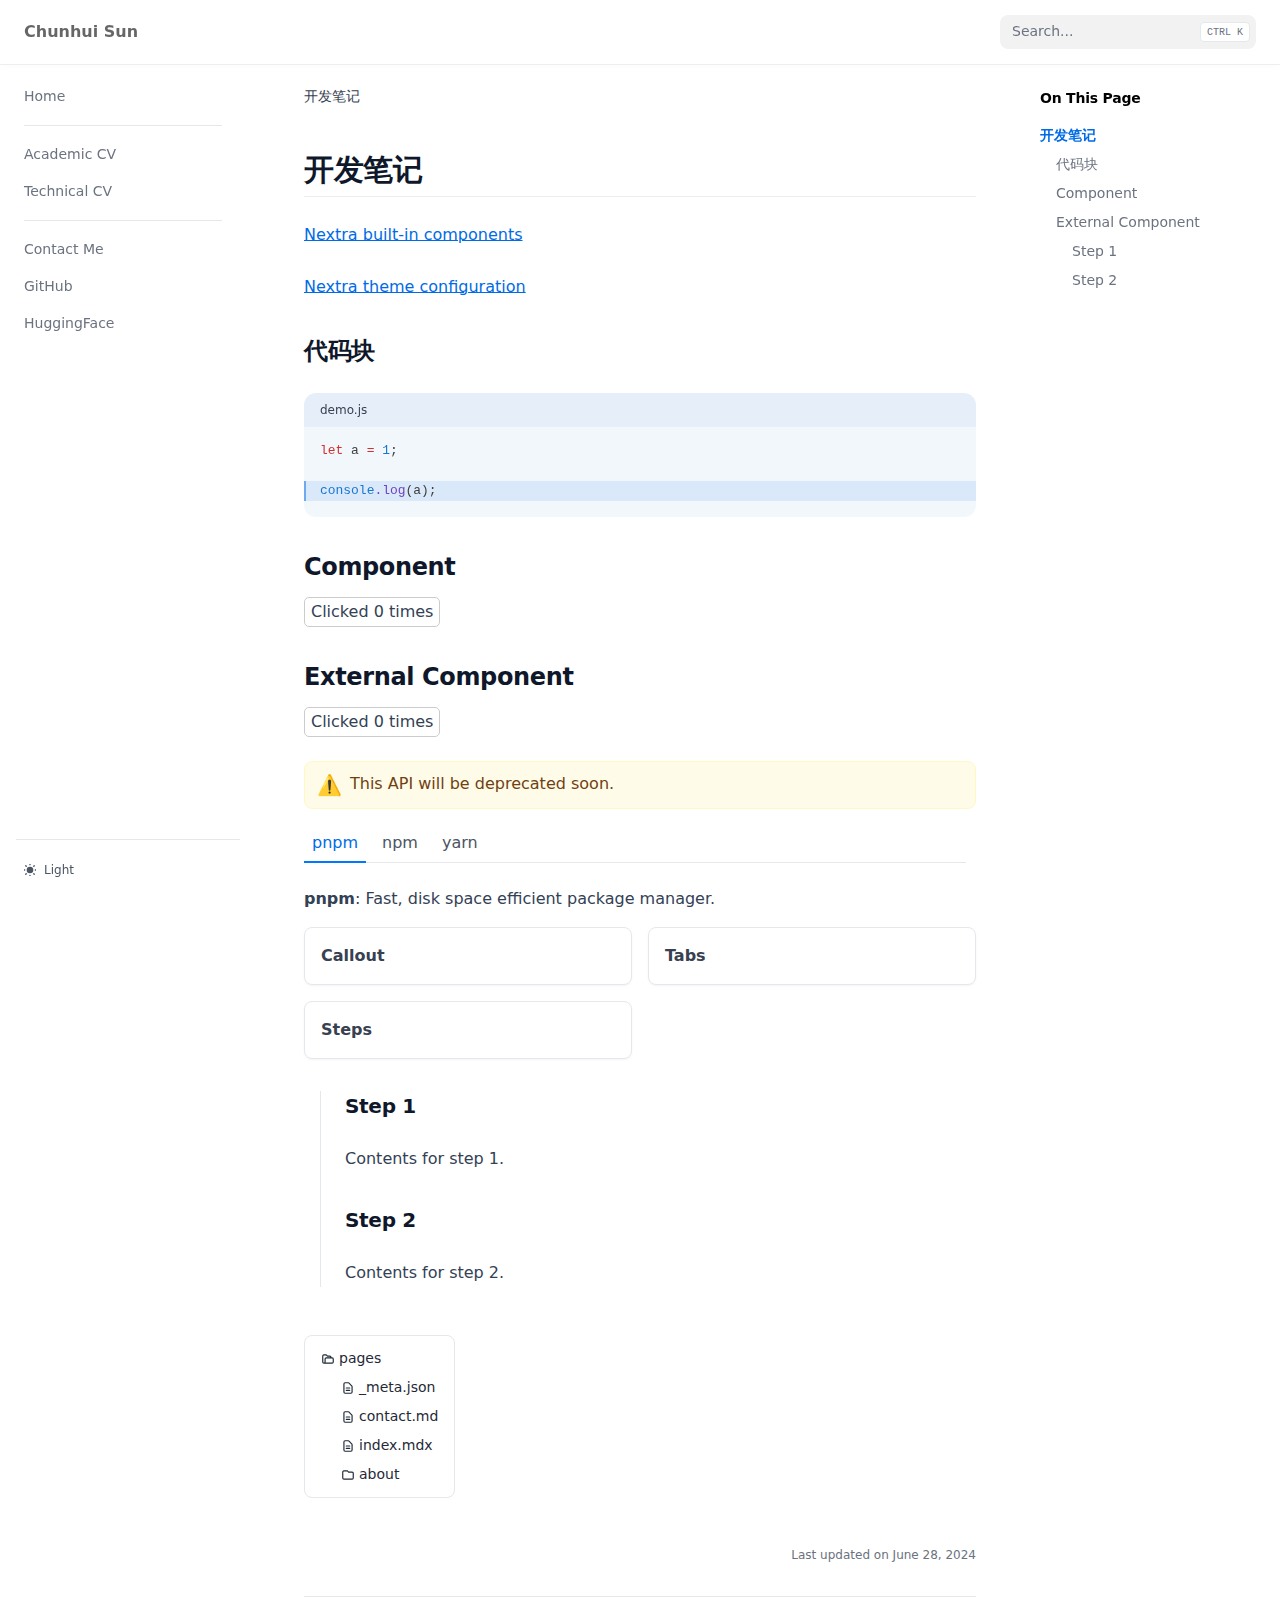
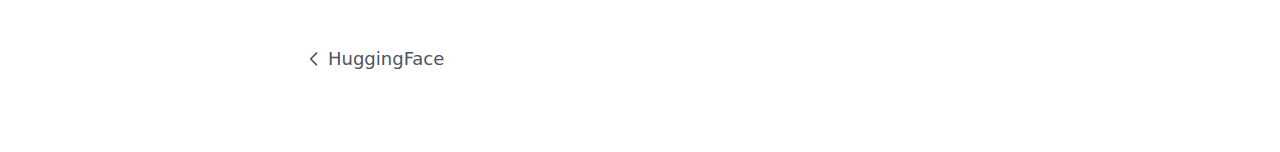
<file: notes.html>
<!DOCTYPE html><html><head><meta charSet="utf-8"/><title>Notes – Chunhui Sun</title><meta name="robots" content="index,follow"/><meta property="og:title" content="Notes – Chunhui Sun"/><meta name="theme-color" content="#111" media="(prefers-color-scheme: dark)"/><meta name="viewport" content="width=device-width, initial-scale=1.0, viewport-fit=cover"/><style>
        :root {
          --nextra-primary-hue: 212deg;
          --nextra-primary-saturation: 100%;
          --nextra-navbar-height: 4rem;
          --nextra-menu-height: 3.75rem;
          --nextra-banner-height: 2.5rem;
        }
        
        .dark {
          --nextra-primary-hue: 204deg;
          --nextra-primary-saturation: 100%;
        }
      </style><meta name="msapplication-TileColor" content="#fff"/><meta http-equiv="Content-Language" content="en"/><meta name="twitter:card" content="summary_large_image"/><meta property="title" content="Chunhui Sun"/><meta property="description" content="Chunhui Sun&#x27;s personal website."/><meta name="keywords" content="Chunhui Sun"/><meta property="og:title" content="Chunhui Sun"/><meta property="og:type" content="webpage"/><meta property="og:description" content="Chunhui Sun&#x27;s personal website."/><meta property="og:site_name" content="Chunhui Sun"/><meta name="application-name" content="Chunhui Sun"/><meta name="apple-mobile-web-app-capable" content="yes"/><meta name="apple-mobile-web-app-status-bar-style" content="default"/><meta name="apple-mobile-web-app-title" content="Chunhui Sun"/><meta name="next-head-count" content="21"/><link rel="preload" href="/_next/static/css/d9b759317c5a25c9.css" as="style" crossorigin=""/><link rel="stylesheet" href="/_next/static/css/d9b759317c5a25c9.css" crossorigin="" data-n-g=""/><link rel="preload" href="/_next/static/css/445c4173ffc2bf04.css" as="style" crossorigin=""/><link rel="stylesheet" href="/_next/static/css/445c4173ffc2bf04.css" crossorigin="" data-n-p=""/><link rel="preload" href="/_next/static/css/a0786626dbb3c2b6.css" as="style" crossorigin=""/><link rel="stylesheet" href="/_next/static/css/a0786626dbb3c2b6.css" crossorigin="" data-n-p=""/><noscript data-n-css=""></noscript><script defer="" crossorigin="" nomodule="" src="/_next/static/chunks/polyfills-c67a75d1b6f99dc8.js"></script><script src="/_next/static/chunks/webpack-6af0e3c12b874bb0.js" defer="" crossorigin=""></script><script src="/_next/static/chunks/framework-84465b8d7b10076d.js" defer="" crossorigin=""></script><script src="/_next/static/chunks/main-9c676681d85f5339.js" defer="" crossorigin=""></script><script src="/_next/static/chunks/pages/_app-c220e5ce19cce535.js" defer="" crossorigin=""></script><script src="/_next/static/chunks/815-bc0fc0574cedb9e4.js" defer="" crossorigin=""></script><script src="/_next/static/chunks/pages/notes-a7a9cc8df51cd688.js" defer="" crossorigin=""></script><script src="/_next/static/Y14eWMXWefLLsNrzfsbvi/_buildManifest.js" defer="" crossorigin=""></script><script src="/_next/static/Y14eWMXWefLLsNrzfsbvi/_ssgManifest.js" defer="" crossorigin=""></script></head><body><div id="__next"><script>!function(){try{var d=document.documentElement,c=d.classList;c.remove('light','dark');var e=localStorage.getItem('theme');if('system'===e||(!e&&false)){var t='(prefers-color-scheme: dark)',m=window.matchMedia(t);if(m.media!==t||m.matches){d.style.colorScheme = 'dark';c.add('dark')}else{d.style.colorScheme = 'light';c.add('light')}}else if(e){c.add(e|| '')}else{c.add('light')}if(e==='light'||e==='dark'||!e)d.style.colorScheme=e||'light'}catch(e){}}()</script><div dir="ltr"><script>document.documentElement.setAttribute('dir','ltr')</script><div class="nextra-nav-container nx-sticky nx-top-0 nx-z-20 nx-w-full nx-bg-transparent print:nx-hidden"><div class="nextra-nav-container-blur nx-pointer-events-none nx-absolute nx-z-[-1] nx-h-full nx-w-full nx-bg-white dark:nx-bg-dark nx-shadow-[0_2px_4px_rgba(0,0,0,.02),0_1px_0_rgba(0,0,0,.06)] dark:nx-shadow-[0_-1px_0_rgba(255,255,255,.1)_inset] contrast-more:nx-shadow-[0_0_0_1px_#000] contrast-more:dark:nx-shadow-[0_0_0_1px_#fff]"></div><nav class="nx-mx-auto nx-flex nx-h-[var(--nextra-navbar-height)] nx-max-w-[90rem] nx-items-center nx-justify-end nx-gap-2 nx-pl-[max(env(safe-area-inset-left),1.5rem)] nx-pr-[max(env(safe-area-inset-right),1.5rem)]"><a class="nx-flex nx-items-center hover:nx-opacity-75 ltr:nx-mr-auto rtl:nx-ml-auto" href="/"><span style="font-weight:600;opacity:0.6">Chunhui Sun</span></a><div class="nextra-search nx-relative md:nx-w-64 nx-hidden md:nx-inline-block mx-min-w-[200px]"><div class="nx-relative nx-flex nx-items-center nx-text-gray-900 contrast-more:nx-text-gray-800 dark:nx-text-gray-300 contrast-more:dark:nx-text-gray-300"><input spellcheck="false" class="nx-block nx-w-full nx-appearance-none nx-rounded-lg nx-px-3 nx-py-2 nx-transition-colors nx-text-base nx-leading-tight md:nx-text-sm nx-bg-black/[.05] dark:nx-bg-gray-50/10 focus:nx-bg-white dark:focus:nx-bg-dark placeholder:nx-text-gray-500 dark:placeholder:nx-text-gray-400 contrast-more:nx-border contrast-more:nx-border-current" type="search" placeholder="Search..." value=""/></div></div><button type="button" aria-label="Menu" class="nextra-hamburger -nx-mr-2 nx-rounded nx-p-2 active:nx-bg-gray-400/20 md:nx-hidden"><svg fill="none" width="24" height="24" viewBox="0 0 24 24" stroke="currentColor" class=""><g><path stroke-linecap="round" stroke-linejoin="round" stroke-width="2" d="M4 6h16"></path></g><path stroke-linecap="round" stroke-linejoin="round" stroke-width="2" d="M4 12h16"></path><g><path stroke-linecap="round" stroke-linejoin="round" stroke-width="2" d="M4 18h16"></path></g></svg></button></nav></div><div class="nx-mx-auto nx-flex nx-max-w-[90rem]"><div class="motion-reduce:nx-transition-none [transition:background-color_1.5s_ease] nx-bg-transparent"></div><aside class="nextra-sidebar-container nx-flex nx-flex-col md:nx-top-16 md:nx-shrink-0 motion-reduce:nx-transform-none nx-transform-gpu nx-transition-all nx-ease-in-out print:nx-hidden md:nx-w-64 md:nx-sticky md:nx-self-start max-md:[transform:translate3d(0,-100%,0)]"><div class="nx-px-4 nx-pt-4 md:nx-hidden"><div class="nextra-search nx-relative md:nx-w-64"><div class="nx-relative nx-flex nx-items-center nx-text-gray-900 contrast-more:nx-text-gray-800 dark:nx-text-gray-300 contrast-more:dark:nx-text-gray-300"><input spellcheck="false" class="nx-block nx-w-full nx-appearance-none nx-rounded-lg nx-px-3 nx-py-2 nx-transition-colors nx-text-base nx-leading-tight md:nx-text-sm nx-bg-black/[.05] dark:nx-bg-gray-50/10 focus:nx-bg-white dark:focus:nx-bg-dark placeholder:nx-text-gray-500 dark:placeholder:nx-text-gray-400 contrast-more:nx-border contrast-more:nx-border-current" type="search" placeholder="Search..." value=""/></div></div></div><div class="nx-overflow-y-auto nx-overflow-x-hidden nx-p-4 nx-grow md:nx-h-[calc(100vh-var(--nextra-navbar-height)-var(--nextra-menu-height))] nextra-scrollbar"><div class="nx-transform-gpu nx-overflow-hidden nx-transition-all nx-ease-in-out motion-reduce:nx-transition-none"><div class="nx-transition-opacity nx-duration-500 nx-ease-in-out motion-reduce:nx-transition-none nx-opacity-100"><ul class="nx-flex nx-flex-col nx-gap-1 nextra-menu-desktop max-md:nx-hidden"><li class="nx-flex nx-flex-col nx-gap-1"><a class="nx-flex nx-rounded nx-px-2 nx-py-1.5 nx-text-sm nx-transition-colors [word-break:break-word] nx-cursor-pointer [-webkit-tap-highlight-color:transparent] [-webkit-touch-callout:none] contrast-more:nx-border nx-text-gray-500 hover:nx-bg-gray-100 hover:nx-text-gray-900 dark:nx-text-neutral-400 dark:hover:nx-bg-primary-100/5 dark:hover:nx-text-gray-50 contrast-more:nx-text-gray-900 contrast-more:dark:nx-text-gray-50 contrast-more:nx-border-transparent contrast-more:hover:nx-border-gray-900 contrast-more:dark:hover:nx-border-gray-50" href="/">Home</a></li><li class="[word-break:break-word] nx-my-4"><hr class="nx-mx-2 nx-border-t nx-border-gray-200 dark:nx-border-primary-100/10"/></li><li class="nx-flex nx-flex-col nx-gap-1"><a class="nx-flex nx-rounded nx-px-2 nx-py-1.5 nx-text-sm nx-transition-colors [word-break:break-word] nx-cursor-pointer [-webkit-tap-highlight-color:transparent] [-webkit-touch-callout:none] contrast-more:nx-border nx-text-gray-500 hover:nx-bg-gray-100 hover:nx-text-gray-900 dark:nx-text-neutral-400 dark:hover:nx-bg-primary-100/5 dark:hover:nx-text-gray-50 contrast-more:nx-text-gray-900 contrast-more:dark:nx-text-gray-50 contrast-more:nx-border-transparent contrast-more:hover:nx-border-gray-900 contrast-more:dark:hover:nx-border-gray-50" href="/cv-academic">Academic CV</a></li><li class="nx-flex nx-flex-col nx-gap-1"><a class="nx-flex nx-rounded nx-px-2 nx-py-1.5 nx-text-sm nx-transition-colors [word-break:break-word] nx-cursor-pointer [-webkit-tap-highlight-color:transparent] [-webkit-touch-callout:none] contrast-more:nx-border nx-text-gray-500 hover:nx-bg-gray-100 hover:nx-text-gray-900 dark:nx-text-neutral-400 dark:hover:nx-bg-primary-100/5 dark:hover:nx-text-gray-50 contrast-more:nx-text-gray-900 contrast-more:dark:nx-text-gray-50 contrast-more:nx-border-transparent contrast-more:hover:nx-border-gray-900 contrast-more:dark:hover:nx-border-gray-50" href="/cv-tech">Technical CV</a></li><li class="[word-break:break-word] nx-my-4"><hr class="nx-mx-2 nx-border-t nx-border-gray-200 dark:nx-border-primary-100/10"/></li><li class="nx-flex nx-flex-col nx-gap-1"><a class="nx-flex nx-rounded nx-px-2 nx-py-1.5 nx-text-sm nx-transition-colors [word-break:break-word] nx-cursor-pointer [-webkit-tap-highlight-color:transparent] [-webkit-touch-callout:none] contrast-more:nx-border nx-text-gray-500 hover:nx-bg-gray-100 hover:nx-text-gray-900 dark:nx-text-neutral-400 dark:hover:nx-bg-primary-100/5 dark:hover:nx-text-gray-50 contrast-more:nx-text-gray-900 contrast-more:dark:nx-text-gray-50 contrast-more:nx-border-transparent contrast-more:hover:nx-border-gray-900 contrast-more:dark:hover:nx-border-gray-50" href="/contact">Contact Me</a></li><li class="nx-flex nx-flex-col nx-gap-1"><a href="https://github.com/gitforziio" target="_blank" rel="noreferrer" class="nx-flex nx-rounded nx-px-2 nx-py-1.5 nx-text-sm nx-transition-colors [word-break:break-word] nx-cursor-pointer [-webkit-tap-highlight-color:transparent] [-webkit-touch-callout:none] contrast-more:nx-border nx-text-gray-500 hover:nx-bg-gray-100 hover:nx-text-gray-900 dark:nx-text-neutral-400 dark:hover:nx-bg-primary-100/5 dark:hover:nx-text-gray-50 contrast-more:nx-text-gray-900 contrast-more:dark:nx-text-gray-50 contrast-more:nx-border-transparent contrast-more:hover:nx-border-gray-900 contrast-more:dark:hover:nx-border-gray-50">GitHub<span class="nx-sr-only nx-select-none"> (opens in a new tab)</span></a></li><li class="nx-flex nx-flex-col nx-gap-1"><a href="https://huggingface.co/hugforziio" target="_blank" rel="noreferrer" class="nx-flex nx-rounded nx-px-2 nx-py-1.5 nx-text-sm nx-transition-colors [word-break:break-word] nx-cursor-pointer [-webkit-tap-highlight-color:transparent] [-webkit-touch-callout:none] contrast-more:nx-border nx-text-gray-500 hover:nx-bg-gray-100 hover:nx-text-gray-900 dark:nx-text-neutral-400 dark:hover:nx-bg-primary-100/5 dark:hover:nx-text-gray-50 contrast-more:nx-text-gray-900 contrast-more:dark:nx-text-gray-50 contrast-more:nx-border-transparent contrast-more:hover:nx-border-gray-900 contrast-more:dark:hover:nx-border-gray-50">HuggingFace<span class="nx-sr-only nx-select-none"> (opens in a new tab)</span></a></li></ul></div></div></div><div class="nx-sticky nx-bottom-0 nx-bg-white dark:nx-bg-dark nx-mx-4 nx-py-4 nx-shadow-[0_-12px_16px_#fff] nx-flex nx-items-center nx-gap-2 dark:nx-border-neutral-800 dark:nx-shadow-[0_-12px_16px_#111] contrast-more:nx-border-neutral-400 contrast-more:nx-shadow-none contrast-more:dark:nx-shadow-none nx-border-t" data-toggle-animation="off"><div class="nx-grow nx-flex nx-flex-col"><button title="Change theme" class="nx-h-7 nx-rounded-md nx-px-2 nx-text-left nx-text-xs nx-font-medium nx-text-gray-600 nx-transition-colors dark:nx-text-gray-400 hover:nx-bg-gray-100 hover:nx-text-gray-900 dark:hover:nx-bg-primary-100/5 dark:hover:nx-text-gray-50" id="headlessui-listbox-button-:Rlsr6:" type="button" aria-haspopup="listbox" aria-expanded="false" data-headlessui-state=""><div class="nx-flex nx-items-center nx-gap-2 nx-capitalize"><svg fill="none" viewBox="3 3 18 18" width="12" height="12" stroke="currentColor"><path stroke-linecap="round" stroke-linejoin="round" stroke-width="2" fill="currentColor" d="M12 3v1m0 16v1m9-9h-1M4 12H3m15.364 6.364l-.707-.707M6.343 6.343l-.707-.707m12.728 0l-.707.707M6.343 17.657l-.707.707M16 12a4 4 0 11-8 0 4 4 0 018 0z"></path></svg><span class="">Light</span></div></button></div></div></aside><nav class="nextra-toc nx-order-last nx-hidden nx-w-64 nx-shrink-0 xl:nx-block print:nx-hidden nx-px-4" aria-label="table of contents"><div class="nextra-scrollbar nx-sticky nx-top-16 nx-overflow-y-auto nx-pr-4 nx-pt-6 nx-text-sm [hyphens:auto] nx-max-h-[calc(100vh-var(--nextra-navbar-height)-env(safe-area-inset-bottom))] ltr:-nx-mr-4 rtl:-nx-ml-4"><p class="nx-mb-4 nx-font-semibold nx-tracking-tight">On This Page</p><ul><li class="nx-my-2 nx-scroll-my-6 nx-scroll-py-6"><a href="#开发笔记" class="nx-font-semibold nx-inline-block nx-text-gray-500 hover:nx-text-gray-900 dark:nx-text-gray-400 dark:hover:nx-text-gray-300 contrast-more:nx-text-gray-900 contrast-more:nx-underline contrast-more:dark:nx-text-gray-50 nx-w-full nx-break-words">开发笔记</a></li><li class="nx-my-2 nx-scroll-my-6 nx-scroll-py-6"><a href="#代码块" class="ltr:nx-pl-4 rtl:nx-pr-4 nx-inline-block nx-text-gray-500 hover:nx-text-gray-900 dark:nx-text-gray-400 dark:hover:nx-text-gray-300 contrast-more:nx-text-gray-900 contrast-more:nx-underline contrast-more:dark:nx-text-gray-50 nx-w-full nx-break-words">代码块</a></li><li class="nx-my-2 nx-scroll-my-6 nx-scroll-py-6"><a href="#component" class="ltr:nx-pl-4 rtl:nx-pr-4 nx-inline-block nx-text-gray-500 hover:nx-text-gray-900 dark:nx-text-gray-400 dark:hover:nx-text-gray-300 contrast-more:nx-text-gray-900 contrast-more:nx-underline contrast-more:dark:nx-text-gray-50 nx-w-full nx-break-words">Component</a></li><li class="nx-my-2 nx-scroll-my-6 nx-scroll-py-6"><a href="#external-component" class="ltr:nx-pl-4 rtl:nx-pr-4 nx-inline-block nx-text-gray-500 hover:nx-text-gray-900 dark:nx-text-gray-400 dark:hover:nx-text-gray-300 contrast-more:nx-text-gray-900 contrast-more:nx-underline contrast-more:dark:nx-text-gray-50 nx-w-full nx-break-words">External Component</a></li><li class="nx-my-2 nx-scroll-my-6 nx-scroll-py-6"><a href="#step-1" class="ltr:nx-pl-8 rtl:nx-pr-8 nx-inline-block nx-text-gray-500 hover:nx-text-gray-900 dark:nx-text-gray-400 dark:hover:nx-text-gray-300 contrast-more:nx-text-gray-900 contrast-more:nx-underline contrast-more:dark:nx-text-gray-50 nx-w-full nx-break-words">Step 1</a></li><li class="nx-my-2 nx-scroll-my-6 nx-scroll-py-6"><a href="#step-2" class="ltr:nx-pl-8 rtl:nx-pr-8 nx-inline-block nx-text-gray-500 hover:nx-text-gray-900 dark:nx-text-gray-400 dark:hover:nx-text-gray-300 contrast-more:nx-text-gray-900 contrast-more:nx-underline contrast-more:dark:nx-text-gray-50 nx-w-full nx-break-words">Step 2</a></li></ul></div></nav><div id="reach-skip-nav"></div><article class="nx-w-full nx-break-words nextra-content nx-flex nx-min-h-[calc(100vh-var(--nextra-navbar-height))] nx-min-w-0 nx-justify-center nx-pb-8 nx-pr-[calc(env(safe-area-inset-right)-1.5rem)]"><main class="nx-w-full nx-min-w-0 nx-max-w-6xl nx-px-6 nx-pt-4 md:nx-px-12"><div class="nextra-breadcrumb nx-mt-1.5 nx-flex nx-items-center nx-gap-1 nx-overflow-hidden nx-text-sm nx-text-gray-500 dark:nx-text-gray-400 contrast-more:nx-text-current"><div class="nx-whitespace-nowrap nx-transition-colors nx-font-medium nx-text-gray-700 contrast-more:nx-font-bold contrast-more:nx-text-current dark:nx-text-gray-100 contrast-more:dark:nx-text-current" title="开发笔记">开发笔记</div></div><h2 class="nx-font-semibold nx-tracking-tight nx-text-slate-900 dark:nx-text-slate-100 nx-mt-10 nx-border-b nx-pb-1 nx-text-3xl nx-border-neutral-200/70 contrast-more:nx-border-neutral-400 dark:nx-border-primary-100/10 contrast-more:dark:nx-border-neutral-400">开发笔记<a href="#开发笔记" id="开发笔记" class="subheading-anchor" aria-label="Permalink for this section"></a></h2>
<p class="nx-mt-6 nx-leading-7 first:nx-mt-0"><a href="https://nextra.site/docs/guide/built-ins" target="_blank" rel="noreferrer" class="nx-text-primary-600 nx-underline nx-decoration-from-font [text-underline-position:from-font]">Nextra built-in components<span class="nx-sr-only nx-select-none"> (opens in a new tab)</span></a></p>
<p class="nx-mt-6 nx-leading-7 first:nx-mt-0"><a href="https://nextra.site/docs/docs-theme/theme-configuration" target="_blank" rel="noreferrer" class="nx-text-primary-600 nx-underline nx-decoration-from-font [text-underline-position:from-font]">Nextra theme configuration<span class="nx-sr-only nx-select-none"> (opens in a new tab)</span></a></p>
<h3 class="nx-font-semibold nx-tracking-tight nx-text-slate-900 dark:nx-text-slate-100 nx-mt-8 nx-text-2xl">代码块<a href="#代码块" id="代码块" class="subheading-anchor" aria-label="Permalink for this section"></a></h3>
<div class="nextra-code-block nx-relative nx-mt-6 first:nx-mt-0"><div class="nx-absolute nx-top-0 nx-z-[1] nx-w-full nx-truncate nx-rounded-t-xl nx-bg-primary-700/5 nx-py-2 nx-px-4 nx-text-xs nx-text-gray-700 dark:nx-bg-primary-300/10 dark:nx-text-gray-200">demo.js</div><pre class="nx-bg-primary-700/5 nx-mb-4 nx-overflow-x-auto nx-rounded-xl nx-subpixel-antialiased dark:nx-bg-primary-300/10 nx-text-[.9em] contrast-more:nx-border contrast-more:nx-border-primary-900/20 contrast-more:nx-contrast-150 contrast-more:dark:nx-border-primary-100/40 nx-pt-12 nx-pb-4" data-language="js" data-theme="default"><code class="nx-border-black nx-border-opacity-[0.04] nx-bg-opacity-[0.03] nx-bg-black nx-break-words nx-rounded-md nx-border nx-py-0.5 nx-px-[.25em] nx-text-[.9em] dark:nx-border-white/10 dark:nx-bg-white/10" dir="ltr" data-language="js" data-theme="default"><span class="line"><span style="color:var(--shiki-token-keyword)">let</span><span style="color:var(--shiki-color-text)"> a </span><span style="color:var(--shiki-token-keyword)">=</span><span style="color:var(--shiki-color-text)"> </span><span style="color:var(--shiki-token-constant)">1</span><span style="color:var(--shiki-color-text)">;</span></span>
<span class="line"> </span>
<span class="line highlighted"><span style="color:var(--shiki-token-constant)">console</span><span style="color:var(--shiki-token-function)">.log</span><span style="color:var(--shiki-color-text)">(a);</span></span></code></pre><div class="nx-opacity-0 nx-transition [div:hover&gt;&amp;]:nx-opacity-100 focus-within:nx-opacity-100 nx-flex nx-gap-1 nx-absolute nx-m-[11px] nx-right-0 nx-top-8"><button class="nextra-button nx-transition-all active:nx-opacity-50 nx-bg-primary-700/5 nx-border nx-border-black/5 nx-text-gray-600 hover:nx-text-gray-900 nx-rounded-md nx-p-1.5 dark:nx-bg-primary-300/10 dark:nx-border-white/10 dark:nx-text-gray-400 dark:hover:nx-text-gray-50 md:nx-hidden" title="Toggle word wrap"><svg viewBox="0 0 24 24" width="24" height="24" class="nx-pointer-events-none nx-h-4 nx-w-4"><path fill="currentColor" d="M4 19h6v-2H4v2zM20 5H4v2h16V5zm-3 6H4v2h13.25c1.1 0 2 .9 2 2s-.9 2-2 2H15v-2l-3 3l3 3v-2h2c2.21 0 4-1.79 4-4s-1.79-4-4-4z"></path></svg></button><button class="nextra-button nx-transition-all active:nx-opacity-50 nx-bg-primary-700/5 nx-border nx-border-black/5 nx-text-gray-600 hover:nx-text-gray-900 nx-rounded-md nx-p-1.5 dark:nx-bg-primary-300/10 dark:nx-border-white/10 dark:nx-text-gray-400 dark:hover:nx-text-gray-50" title="Copy code" tabindex="0"><svg width="24" height="24" viewBox="0 0 24 24" fill="none" xmlns="http://www.w3.org/2000/svg" stroke="currentColor" class="nextra-copy-icon nx-pointer-events-none nx-h-4 nx-w-4"><rect x="9" y="9" width="13" height="13" rx="2" stroke-width="2" stroke-linecap="round" stroke-linejoin="round"></rect><path d="M5 15H4C2.89543 15 2 14.1046 2 13V4C2 2.89543 2.89543 2 4 2H13C14.1046 2 15 2.89543 15 4V5" stroke-width="2" stroke-linecap="round" stroke-linejoin="round"></path></svg></button></div></div>
<h3 class="nx-font-semibold nx-tracking-tight nx-text-slate-900 dark:nx-text-slate-100 nx-mt-8 nx-text-2xl">Component<a href="#component" id="component" class="subheading-anchor" aria-label="Permalink for this section"></a></h3>
<!-- -->
<!-- -->
<!-- -->
<!-- -->
<div><button class="counters_counter__fWfE_">Clicked <!-- -->0<!-- --> times</button></div>
<h3 class="nx-font-semibold nx-tracking-tight nx-text-slate-900 dark:nx-text-slate-100 nx-mt-8 nx-text-2xl">External Component<a href="#external-component" id="external-component" class="subheading-anchor" aria-label="Permalink for this section"></a></h3>
<!-- -->
<div><button class="counters_counter__fWfE_">Clicked <!-- -->0<!-- --> times</button></div>
<!-- -->
<div class="nextra-callout nx-overflow-x-auto nx-mt-6 nx-flex nx-rounded-lg nx-border nx-py-2 ltr:nx-pr-4 rtl:nx-pl-4 contrast-more:nx-border-current contrast-more:dark:nx-border-current nx-border-yellow-100 nx-bg-yellow-50 nx-text-yellow-900 dark:nx-border-yellow-200/30 dark:nx-bg-yellow-700/30 dark:nx-text-yellow-200"><div class="nx-select-none nx-text-xl ltr:nx-pl-3 ltr:nx-pr-2 rtl:nx-pr-3 rtl:nx-pl-2" style="font-family:&quot;Apple Color Emoji&quot;, &quot;Segoe UI Emoji&quot;, &quot;Segoe UI Symbol&quot;">⚠️</div><div class="nx-w-full nx-min-w-0 nx-leading-7"><p class="nx-mt-6 nx-leading-7 first:nx-mt-0">This API will be deprecated soon.</p></div></div>
<!-- -->
<button type="button" aria-hidden="true" style="position:fixed;top:1px;left:1px;width:1px;height:0;padding:0;margin:-1px;overflow:hidden;clip:rect(0, 0, 0, 0);white-space:nowrap;border-width:0"></button><div class="nextra-scrollbar nx-overflow-x-auto nx-overflow-y-hidden nx-overscroll-x-contain"><div class="nx-mt-4 nx-flex nx-w-max nx-min-w-full nx-border-b nx-border-gray-200 nx-pb-px dark:nx-border-neutral-800" role="tablist" aria-orientation="horizontal"><button class="nx-mr-2 nx-rounded-t nx-p-2 nx-font-medium nx-leading-5 nx-transition-colors -nx-mb-0.5 nx-select-none nx-border-b-2 nx-border-primary-500 nx-text-primary-600" id="headlessui-tabs-tab-:R2poqb6:" role="tab" type="button" aria-selected="true" tabindex="0" data-headlessui-state="selected">pnpm</button><button class="nx-mr-2 nx-rounded-t nx-p-2 nx-font-medium nx-leading-5 nx-transition-colors -nx-mb-0.5 nx-select-none nx-border-b-2 nx-border-transparent nx-text-gray-600 hover:nx-border-gray-200 hover:nx-text-black dark:nx-text-gray-200 dark:hover:nx-border-neutral-800 dark:hover:nx-text-white" id="headlessui-tabs-tab-:R4poqb6:" role="tab" type="button" aria-selected="false" tabindex="-1" data-headlessui-state="">npm</button><button class="nx-mr-2 nx-rounded-t nx-p-2 nx-font-medium nx-leading-5 nx-transition-colors -nx-mb-0.5 nx-select-none nx-border-b-2 nx-border-transparent nx-text-gray-600 hover:nx-border-gray-200 hover:nx-text-black dark:nx-text-gray-200 dark:hover:nx-border-neutral-800 dark:hover:nx-text-white" id="headlessui-tabs-tab-:R6poqb6:" role="tab" type="button" aria-selected="false" tabindex="-1" data-headlessui-state="">yarn</button></div></div><div><div class="nx-rounded nx-pt-6" id="headlessui-tabs-panel-:R39oqb6:" role="tabpanel" tabindex="0" data-headlessui-state="selected"><strong>pnpm</strong>: Fast, disk space efficient package manager.</div><span aria-hidden="true" id="headlessui-tabs-panel-:R59oqb6:" role="tabpanel" tabindex="-1" style="position:fixed;top:1px;left:1px;width:1px;height:0;padding:0;margin:-1px;overflow:hidden;clip:rect(0, 0, 0, 0);white-space:nowrap;border-width:0"></span><span aria-hidden="true" id="headlessui-tabs-panel-:R79oqb6:" role="tabpanel" tabindex="-1" style="position:fixed;top:1px;left:1px;width:1px;height:0;padding:0;margin:-1px;overflow:hidden;clip:rect(0, 0, 0, 0);white-space:nowrap;border-width:0"></span></div>
<!-- -->
<div class="nextra-cards nx-mt-4 nx-gap-4 nx-grid nx-not-prose" style="--rows:3"><a class="nextra-card nx-group nx-flex nx-flex-col nx-justify-start nx-overflow-hidden nx-rounded-lg nx-border nx-border-gray-200 nx-text-current nx-no-underline dark:nx-shadow-none hover:nx-shadow-gray-100 dark:hover:nx-shadow-none nx-shadow-gray-100 active:nx-shadow-sm active:nx-shadow-gray-200 nx-transition-all nx-duration-200 hover:nx-border-gray-300 nx-bg-transparent nx-shadow-sm dark:nx-border-neutral-800 hover:nx-bg-slate-50 hover:nx-shadow-md dark:hover:nx-border-neutral-700 dark:hover:nx-bg-neutral-900" href="/docs/guide/built-ins/callout"><span class="nx-flex nx-font-semibold nx-items-start nx-gap-2 nx-p-4 nx-text-gray-700 hover:nx-text-gray-900 dark:nx-text-neutral-200 dark:hover:nx-text-neutral-50 nx-flex nx-items-center">Callout</span></a><a class="nextra-card nx-group nx-flex nx-flex-col nx-justify-start nx-overflow-hidden nx-rounded-lg nx-border nx-border-gray-200 nx-text-current nx-no-underline dark:nx-shadow-none hover:nx-shadow-gray-100 dark:hover:nx-shadow-none nx-shadow-gray-100 active:nx-shadow-sm active:nx-shadow-gray-200 nx-transition-all nx-duration-200 hover:nx-border-gray-300 nx-bg-transparent nx-shadow-sm dark:nx-border-neutral-800 hover:nx-bg-slate-50 hover:nx-shadow-md dark:hover:nx-border-neutral-700 dark:hover:nx-bg-neutral-900" href="/docs/guide/built-ins/tabs"><span class="nx-flex nx-font-semibold nx-items-start nx-gap-2 nx-p-4 nx-text-gray-700 hover:nx-text-gray-900 dark:nx-text-neutral-200 dark:hover:nx-text-neutral-50 nx-flex nx-items-center">Tabs</span></a><a class="nextra-card nx-group nx-flex nx-flex-col nx-justify-start nx-overflow-hidden nx-rounded-lg nx-border nx-border-gray-200 nx-text-current nx-no-underline dark:nx-shadow-none hover:nx-shadow-gray-100 dark:hover:nx-shadow-none nx-shadow-gray-100 active:nx-shadow-sm active:nx-shadow-gray-200 nx-transition-all nx-duration-200 hover:nx-border-gray-300 nx-bg-transparent nx-shadow-sm dark:nx-border-neutral-800 hover:nx-bg-slate-50 hover:nx-shadow-md dark:hover:nx-border-neutral-700 dark:hover:nx-bg-neutral-900" href="/docs/guide/built-ins/steps"><span class="nx-flex nx-font-semibold nx-items-start nx-gap-2 nx-p-4 nx-text-gray-700 hover:nx-text-gray-900 dark:nx-text-neutral-200 dark:hover:nx-text-neutral-50 nx-flex nx-items-center">Steps</span></a></div>
<!-- -->
<div class="nextra-steps nx-ml-4 nx-mb-12 nx-border-l nx-border-gray-200 nx-pl-6 dark:nx-border-neutral-800 [counter-reset:step]"><h4 class="nx-font-semibold nx-tracking-tight nx-text-slate-900 dark:nx-text-slate-100 nx-mt-8 nx-text-xl">Step 1<a href="#step-1" id="step-1" class="subheading-anchor" aria-label="Permalink for this section"></a></h4><p class="nx-mt-6 nx-leading-7 first:nx-mt-0">Contents for step 1.</p><h4 class="nx-font-semibold nx-tracking-tight nx-text-slate-900 dark:nx-text-slate-100 nx-mt-8 nx-text-xl">Step 2<a href="#step-2" id="step-2" class="subheading-anchor" aria-label="Permalink for this section"></a></h4><p class="nx-mt-6 nx-leading-7 first:nx-mt-0">Contents for step 2.</p></div>
<!-- -->
<div class="nextra-filetree nx-mt-6 nx-select-none nx-text-sm nx-text-gray-800 dark:nx-text-gray-300 nx-not-prose"><div class="nx-inline-block nx-rounded-lg nx-border nx-px-4 nx-py-2 dark:nx-border-neutral-800"><li class="nx-flex nx-list-none nx-flex-col"><button title="pages" class="nx-inline-flex nx-cursor-pointer nx-items-center nx-py-1 hover:nx-opacity-60"><svg width="1em" height="1em" viewBox="0 0 24 24"><path fill="none" stroke="currentColor" stroke-linecap="round" stroke-linejoin="round" stroke-width="2" d="M5 19a2 2 0 0 1-2-2V7a2 2 0 0 1 2-2h4l2 2h4a2 2 0 0 1 2 2v1M5 19h14a2 2 0 0 0 2-2v-5a2 2 0 0 0-2-2H9a2 2 0 0 0-2 2v5a2 2 0 0 1-2 2Z"></path></svg><span class="nx-ml-1">pages</span></button><ul><li class="nx-flex nx-list-none"><span class="nx-inline-flex nx-cursor-default nx-items-center nx-py-1"><span class="nx-w-5"></span><svg width="1em" height="1em" viewBox="0 0 24 24"><path fill="none" stroke="currentColor" stroke-linecap="round" stroke-linejoin="round" stroke-width="2" d="M9 12h6m-6 4h6m2 5H7a2 2 0 0 1-2-2V5a2 2 0 0 1 2-2h5.586a1 1 0 0 1 .707.293l5.414 5.414a1 1 0 0 1 .293.707V19a2 2 0 0 1-2 2Z"></path></svg><span class="nx-ml-1">_meta.json</span></span></li><li class="nx-flex nx-list-none"><span class="nx-inline-flex nx-cursor-default nx-items-center nx-py-1"><span class="nx-w-5"></span><svg width="1em" height="1em" viewBox="0 0 24 24"><path fill="none" stroke="currentColor" stroke-linecap="round" stroke-linejoin="round" stroke-width="2" d="M9 12h6m-6 4h6m2 5H7a2 2 0 0 1-2-2V5a2 2 0 0 1 2-2h5.586a1 1 0 0 1 .707.293l5.414 5.414a1 1 0 0 1 .293.707V19a2 2 0 0 1-2 2Z"></path></svg><span class="nx-ml-1">contact.md</span></span></li><li class="nx-flex nx-list-none"><span class="nx-inline-flex nx-cursor-default nx-items-center nx-py-1"><span class="nx-w-5"></span><svg width="1em" height="1em" viewBox="0 0 24 24"><path fill="none" stroke="currentColor" stroke-linecap="round" stroke-linejoin="round" stroke-width="2" d="M9 12h6m-6 4h6m2 5H7a2 2 0 0 1-2-2V5a2 2 0 0 1 2-2h5.586a1 1 0 0 1 .707.293l5.414 5.414a1 1 0 0 1 .293.707V19a2 2 0 0 1-2 2Z"></path></svg><span class="nx-ml-1">index.mdx</span></span></li><li class="nx-flex nx-list-none nx-flex-col"><button title="about" class="nx-inline-flex nx-cursor-pointer nx-items-center nx-py-1 hover:nx-opacity-60"><span class="nx-w-5"></span><svg width="1em" height="1em" viewBox="0 0 24 24"><path fill="none" stroke="currentColor" stroke-linecap="round" stroke-linejoin="round" stroke-width="2" d="M3 7v10a2 2 0 0 0 2 2h14a2 2 0 0 0 2-2V9a2 2 0 0 0-2-2h-6l-2-2H5a2 2 0 0 0-2 2Z"></path></svg><span class="nx-ml-1">about</span></button></li></ul></li></div></div><div class="nx-mt-16"></div><div class="nx-mb-8 nx-flex nx-items-center nx-border-t nx-pt-8 dark:nx-border-neutral-800 contrast-more:nx-border-neutral-400 dark:contrast-more:nx-border-neutral-400 print:nx-hidden"><a title="HuggingFace" class="nx-flex nx-max-w-[50%] nx-items-center nx-gap-1 nx-py-4 nx-text-base nx-font-medium nx-text-gray-600 nx-transition-colors [word-break:break-word] hover:nx-text-primary-600 dark:nx-text-gray-300 md:nx-text-lg ltr:nx-pr-4 rtl:nx-pl-4"><svg fill="none" viewBox="0 0 24 24" stroke="currentColor" class="nx-inline nx-h-5 nx-shrink-0 ltr:nx-rotate-180"><path stroke-linecap="round" stroke-linejoin="round" stroke-width="2" d="M9 5l7 7-7 7"></path></svg>HuggingFace</a></div></main></article></div></div></div><script id="__NEXT_DATA__" type="application/json" crossorigin="">{"props":{"pageProps":{}},"page":"/notes","query":{},"buildId":"Y14eWMXWefLLsNrzfsbvi","nextExport":true,"autoExport":true,"isFallback":false,"scriptLoader":[]}</script></body></html>
</file>
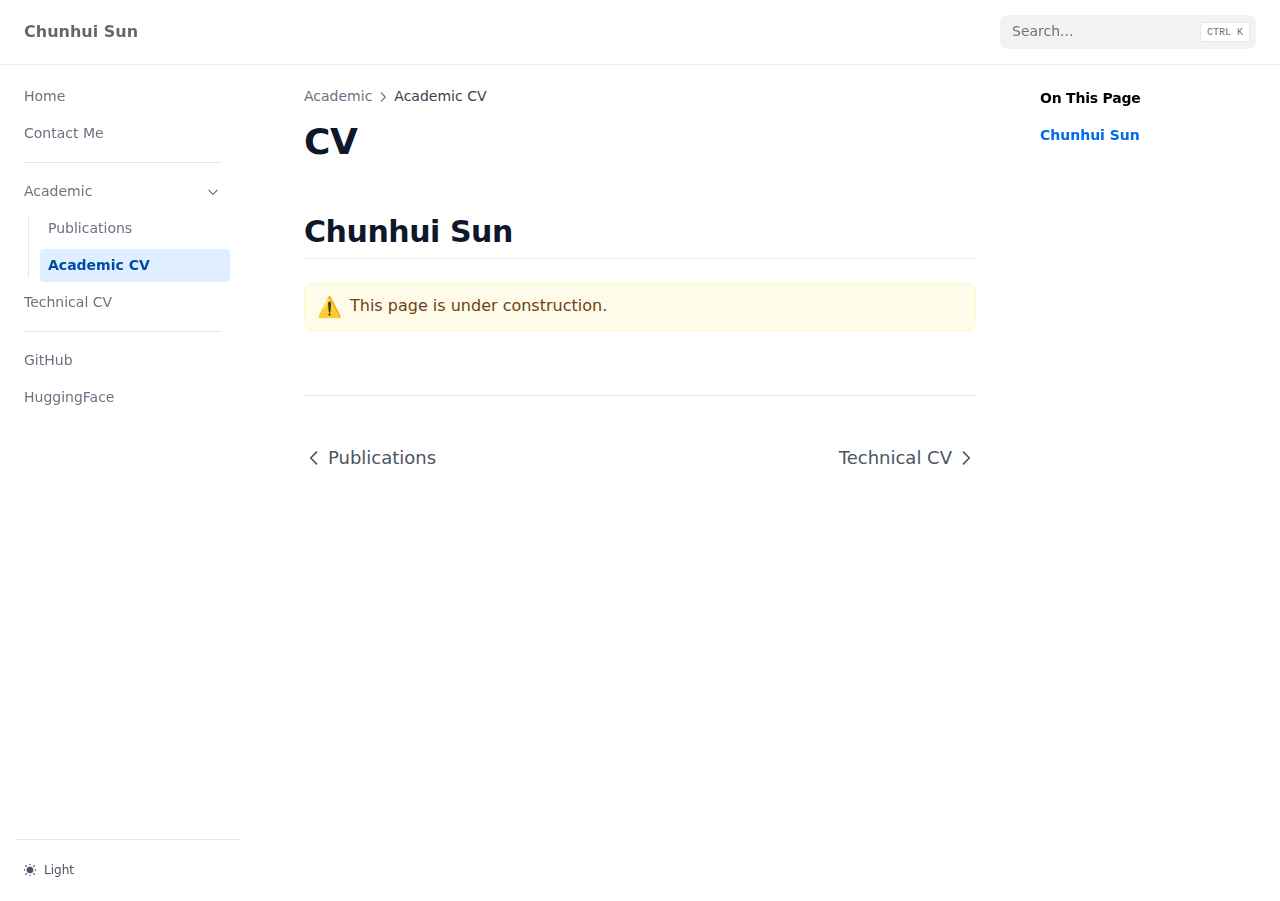
<file: academic/cv-academic.html>
<!DOCTYPE html><html><head><meta charSet="utf-8"/><title>CV – Chunhui Sun</title><meta name="robots" content="index,follow"/><meta property="og:title" content="CV – Chunhui Sun"/><meta name="theme-color" content="#111" media="(prefers-color-scheme: dark)"/><meta name="viewport" content="width=device-width, initial-scale=1.0, viewport-fit=cover"/><style>
        :root {
          --nextra-primary-hue: 212deg;
          --nextra-primary-saturation: 100%;
          --nextra-navbar-height: 4rem;
          --nextra-menu-height: 3.75rem;
          --nextra-banner-height: 2.5rem;
        }
        
        .dark {
          --nextra-primary-hue: 204deg;
          --nextra-primary-saturation: 100%;
        }
      </style><meta name="msapplication-TileColor" content="#fff"/><meta http-equiv="Content-Language" content="en"/><meta name="twitter:card" content="summary_large_image"/><meta property="title" content="Chunhui Sun"/><meta property="description" content="Chunhui Sun&#x27;s personal website."/><meta name="keywords" content="Chunhui Sun"/><meta property="og:title" content="Chunhui Sun"/><meta property="og:type" content="webpage"/><meta property="og:description" content="Chunhui Sun&#x27;s personal website."/><meta property="og:site_name" content="Chunhui Sun"/><meta name="application-name" content="Chunhui Sun"/><meta name="apple-mobile-web-app-capable" content="yes"/><meta name="apple-mobile-web-app-status-bar-style" content="default"/><meta name="apple-mobile-web-app-title" content="Chunhui Sun"/><meta name="next-head-count" content="21"/><link rel="preload" href="/_next/static/css/d9b759317c5a25c9.css" as="style" crossorigin=""/><link rel="stylesheet" href="/_next/static/css/d9b759317c5a25c9.css" crossorigin="" data-n-g=""/><link rel="preload" href="/_next/static/css/445c4173ffc2bf04.css" as="style" crossorigin=""/><link rel="stylesheet" href="/_next/static/css/445c4173ffc2bf04.css" crossorigin="" data-n-p=""/><noscript data-n-css=""></noscript><script defer="" crossorigin="" nomodule="" src="/_next/static/chunks/polyfills-c67a75d1b6f99dc8.js"></script><script src="/_next/static/chunks/webpack-6af0e3c12b874bb0.js" defer="" crossorigin=""></script><script src="/_next/static/chunks/framework-84465b8d7b10076d.js" defer="" crossorigin=""></script><script src="/_next/static/chunks/main-9c676681d85f5339.js" defer="" crossorigin=""></script><script src="/_next/static/chunks/pages/_app-c220e5ce19cce535.js" defer="" crossorigin=""></script><script src="/_next/static/chunks/815-bc0fc0574cedb9e4.js" defer="" crossorigin=""></script><script src="/_next/static/chunks/pages/academic/cv-academic-86d201ba27bf484b.js" defer="" crossorigin=""></script><script src="/_next/static/Y14eWMXWefLLsNrzfsbvi/_buildManifest.js" defer="" crossorigin=""></script><script src="/_next/static/Y14eWMXWefLLsNrzfsbvi/_ssgManifest.js" defer="" crossorigin=""></script></head><body><div id="__next"><script>!function(){try{var d=document.documentElement,c=d.classList;c.remove('light','dark');var e=localStorage.getItem('theme');if('system'===e||(!e&&false)){var t='(prefers-color-scheme: dark)',m=window.matchMedia(t);if(m.media!==t||m.matches){d.style.colorScheme = 'dark';c.add('dark')}else{d.style.colorScheme = 'light';c.add('light')}}else if(e){c.add(e|| '')}else{c.add('light')}if(e==='light'||e==='dark'||!e)d.style.colorScheme=e||'light'}catch(e){}}()</script><div dir="ltr"><script>document.documentElement.setAttribute('dir','ltr')</script><div class="nextra-nav-container nx-sticky nx-top-0 nx-z-20 nx-w-full nx-bg-transparent print:nx-hidden"><div class="nextra-nav-container-blur nx-pointer-events-none nx-absolute nx-z-[-1] nx-h-full nx-w-full nx-bg-white dark:nx-bg-dark nx-shadow-[0_2px_4px_rgba(0,0,0,.02),0_1px_0_rgba(0,0,0,.06)] dark:nx-shadow-[0_-1px_0_rgba(255,255,255,.1)_inset] contrast-more:nx-shadow-[0_0_0_1px_#000] contrast-more:dark:nx-shadow-[0_0_0_1px_#fff]"></div><nav class="nx-mx-auto nx-flex nx-h-[var(--nextra-navbar-height)] nx-max-w-[90rem] nx-items-center nx-justify-end nx-gap-2 nx-pl-[max(env(safe-area-inset-left),1.5rem)] nx-pr-[max(env(safe-area-inset-right),1.5rem)]"><a class="nx-flex nx-items-center hover:nx-opacity-75 ltr:nx-mr-auto rtl:nx-ml-auto" href="/"><span style="font-weight:600;opacity:0.6">Chunhui Sun</span></a><div class="nextra-search nx-relative md:nx-w-64 nx-hidden md:nx-inline-block mx-min-w-[200px]"><div class="nx-relative nx-flex nx-items-center nx-text-gray-900 contrast-more:nx-text-gray-800 dark:nx-text-gray-300 contrast-more:dark:nx-text-gray-300"><input spellcheck="false" class="nx-block nx-w-full nx-appearance-none nx-rounded-lg nx-px-3 nx-py-2 nx-transition-colors nx-text-base nx-leading-tight md:nx-text-sm nx-bg-black/[.05] dark:nx-bg-gray-50/10 focus:nx-bg-white dark:focus:nx-bg-dark placeholder:nx-text-gray-500 dark:placeholder:nx-text-gray-400 contrast-more:nx-border contrast-more:nx-border-current" type="search" placeholder="Search..." value=""/></div></div><button type="button" aria-label="Menu" class="nextra-hamburger -nx-mr-2 nx-rounded nx-p-2 active:nx-bg-gray-400/20 md:nx-hidden"><svg fill="none" width="24" height="24" viewBox="0 0 24 24" stroke="currentColor" class=""><g><path stroke-linecap="round" stroke-linejoin="round" stroke-width="2" d="M4 6h16"></path></g><path stroke-linecap="round" stroke-linejoin="round" stroke-width="2" d="M4 12h16"></path><g><path stroke-linecap="round" stroke-linejoin="round" stroke-width="2" d="M4 18h16"></path></g></svg></button></nav></div><div class="nx-mx-auto nx-flex nx-max-w-[90rem]"><div class="motion-reduce:nx-transition-none [transition:background-color_1.5s_ease] nx-bg-transparent"></div><aside class="nextra-sidebar-container nx-flex nx-flex-col md:nx-top-16 md:nx-shrink-0 motion-reduce:nx-transform-none nx-transform-gpu nx-transition-all nx-ease-in-out print:nx-hidden md:nx-w-64 md:nx-sticky md:nx-self-start max-md:[transform:translate3d(0,-100%,0)]"><div class="nx-px-4 nx-pt-4 md:nx-hidden"><div class="nextra-search nx-relative md:nx-w-64"><div class="nx-relative nx-flex nx-items-center nx-text-gray-900 contrast-more:nx-text-gray-800 dark:nx-text-gray-300 contrast-more:dark:nx-text-gray-300"><input spellcheck="false" class="nx-block nx-w-full nx-appearance-none nx-rounded-lg nx-px-3 nx-py-2 nx-transition-colors nx-text-base nx-leading-tight md:nx-text-sm nx-bg-black/[.05] dark:nx-bg-gray-50/10 focus:nx-bg-white dark:focus:nx-bg-dark placeholder:nx-text-gray-500 dark:placeholder:nx-text-gray-400 contrast-more:nx-border contrast-more:nx-border-current" type="search" placeholder="Search..." value=""/></div></div></div><div class="nx-overflow-y-auto nx-overflow-x-hidden nx-p-4 nx-grow md:nx-h-[calc(100vh-var(--nextra-navbar-height)-var(--nextra-menu-height))] nextra-scrollbar"><div class="nx-transform-gpu nx-overflow-hidden nx-transition-all nx-ease-in-out motion-reduce:nx-transition-none"><div class="nx-transition-opacity nx-duration-500 nx-ease-in-out motion-reduce:nx-transition-none nx-opacity-100"><ul class="nx-flex nx-flex-col nx-gap-1 nextra-menu-desktop max-md:nx-hidden"><li class="nx-flex nx-flex-col nx-gap-1"><a class="nx-flex nx-rounded nx-px-2 nx-py-1.5 nx-text-sm nx-transition-colors [word-break:break-word] nx-cursor-pointer [-webkit-tap-highlight-color:transparent] [-webkit-touch-callout:none] contrast-more:nx-border nx-text-gray-500 hover:nx-bg-gray-100 hover:nx-text-gray-900 dark:nx-text-neutral-400 dark:hover:nx-bg-primary-100/5 dark:hover:nx-text-gray-50 contrast-more:nx-text-gray-900 contrast-more:dark:nx-text-gray-50 contrast-more:nx-border-transparent contrast-more:hover:nx-border-gray-900 contrast-more:dark:hover:nx-border-gray-50" href="/">Home</a></li><li class="nx-flex nx-flex-col nx-gap-1"><a class="nx-flex nx-rounded nx-px-2 nx-py-1.5 nx-text-sm nx-transition-colors [word-break:break-word] nx-cursor-pointer [-webkit-tap-highlight-color:transparent] [-webkit-touch-callout:none] contrast-more:nx-border nx-text-gray-500 hover:nx-bg-gray-100 hover:nx-text-gray-900 dark:nx-text-neutral-400 dark:hover:nx-bg-primary-100/5 dark:hover:nx-text-gray-50 contrast-more:nx-text-gray-900 contrast-more:dark:nx-text-gray-50 contrast-more:nx-border-transparent contrast-more:hover:nx-border-gray-900 contrast-more:dark:hover:nx-border-gray-50" href="/contact">Contact Me</a></li><li class="[word-break:break-word] nx-my-4"><hr class="nx-mx-2 nx-border-t nx-border-gray-200 dark:nx-border-primary-100/10"/></li><li class="open"><button class="nx-items-center nx-justify-between nx-gap-2 nx-text-left nx-w-full nx-flex nx-rounded nx-px-2 nx-py-1.5 nx-text-sm nx-transition-colors [word-break:break-word] nx-cursor-pointer [-webkit-tap-highlight-color:transparent] [-webkit-touch-callout:none] contrast-more:nx-border nx-text-gray-500 hover:nx-bg-gray-100 hover:nx-text-gray-900 dark:nx-text-neutral-400 dark:hover:nx-bg-primary-100/5 dark:hover:nx-text-gray-50 contrast-more:nx-text-gray-900 contrast-more:dark:nx-text-gray-50 contrast-more:nx-border-transparent contrast-more:hover:nx-border-gray-900 contrast-more:dark:hover:nx-border-gray-50">Academic<svg fill="none" viewBox="0 0 24 24" stroke="currentColor" class="nx-h-[18px] nx-min-w-[18px] nx-rounded-sm nx-p-0.5 hover:nx-bg-gray-800/5 dark:hover:nx-bg-gray-100/5"><path stroke-linecap="round" stroke-linejoin="round" stroke-width="2" d="M9 5l7 7-7 7" class="nx-origin-center nx-transition-transform rtl:-nx-rotate-180 ltr:nx-rotate-90 rtl:nx-rotate-[-270deg]"></path></svg></button><div class="nx-transform-gpu nx-overflow-hidden nx-transition-all nx-ease-in-out motion-reduce:nx-transition-none"><div class="nx-transition-opacity nx-duration-500 nx-ease-in-out motion-reduce:nx-transition-none nx-opacity-100 ltr:nx-pr-0 rtl:nx-pl-0 nx-pt-1"><ul class="nx-flex nx-flex-col nx-gap-1 nx-relative before:nx-absolute before:nx-inset-y-1 before:nx-w-px before:nx-bg-gray-200 before:nx-content-[&quot;&quot;] dark:before:nx-bg-neutral-800 ltr:nx-pl-3 ltr:before:nx-left-0 rtl:nx-pr-3 rtl:before:nx-right-0 ltr:nx-ml-3 rtl:nx-mr-3"><li class="nx-flex nx-flex-col nx-gap-1"><a class="nx-flex nx-rounded nx-px-2 nx-py-1.5 nx-text-sm nx-transition-colors [word-break:break-word] nx-cursor-pointer [-webkit-tap-highlight-color:transparent] [-webkit-touch-callout:none] contrast-more:nx-border nx-text-gray-500 hover:nx-bg-gray-100 hover:nx-text-gray-900 dark:nx-text-neutral-400 dark:hover:nx-bg-primary-100/5 dark:hover:nx-text-gray-50 contrast-more:nx-text-gray-900 contrast-more:dark:nx-text-gray-50 contrast-more:nx-border-transparent contrast-more:hover:nx-border-gray-900 contrast-more:dark:hover:nx-border-gray-50" href="/academic/publications">Publications</a></li><li class="nx-flex nx-flex-col nx-gap-1 active"><a class="nx-flex nx-rounded nx-px-2 nx-py-1.5 nx-text-sm nx-transition-colors [word-break:break-word] nx-cursor-pointer [-webkit-tap-highlight-color:transparent] [-webkit-touch-callout:none] contrast-more:nx-border nx-bg-primary-100 nx-font-semibold nx-text-primary-800 dark:nx-bg-primary-400/10 dark:nx-text-primary-600 contrast-more:nx-border-primary-500 contrast-more:dark:nx-border-primary-500" href="/academic/cv-academic">Academic CV</a></li></ul></div></div></li><li class="nx-flex nx-flex-col nx-gap-1"><a class="nx-flex nx-rounded nx-px-2 nx-py-1.5 nx-text-sm nx-transition-colors [word-break:break-word] nx-cursor-pointer [-webkit-tap-highlight-color:transparent] [-webkit-touch-callout:none] contrast-more:nx-border nx-text-gray-500 hover:nx-bg-gray-100 hover:nx-text-gray-900 dark:nx-text-neutral-400 dark:hover:nx-bg-primary-100/5 dark:hover:nx-text-gray-50 contrast-more:nx-text-gray-900 contrast-more:dark:nx-text-gray-50 contrast-more:nx-border-transparent contrast-more:hover:nx-border-gray-900 contrast-more:dark:hover:nx-border-gray-50" href="/cv-tech">Technical CV</a></li><li class="[word-break:break-word] nx-my-4"><hr class="nx-mx-2 nx-border-t nx-border-gray-200 dark:nx-border-primary-100/10"/></li><li class="nx-flex nx-flex-col nx-gap-1"><a href="https://github.com/gitforziio" target="_blank" rel="noreferrer" class="nx-flex nx-rounded nx-px-2 nx-py-1.5 nx-text-sm nx-transition-colors [word-break:break-word] nx-cursor-pointer [-webkit-tap-highlight-color:transparent] [-webkit-touch-callout:none] contrast-more:nx-border nx-text-gray-500 hover:nx-bg-gray-100 hover:nx-text-gray-900 dark:nx-text-neutral-400 dark:hover:nx-bg-primary-100/5 dark:hover:nx-text-gray-50 contrast-more:nx-text-gray-900 contrast-more:dark:nx-text-gray-50 contrast-more:nx-border-transparent contrast-more:hover:nx-border-gray-900 contrast-more:dark:hover:nx-border-gray-50">GitHub<span class="nx-sr-only nx-select-none"> (opens in a new tab)</span></a></li><li class="nx-flex nx-flex-col nx-gap-1"><a href="https://huggingface.co/hugforziio" target="_blank" rel="noreferrer" class="nx-flex nx-rounded nx-px-2 nx-py-1.5 nx-text-sm nx-transition-colors [word-break:break-word] nx-cursor-pointer [-webkit-tap-highlight-color:transparent] [-webkit-touch-callout:none] contrast-more:nx-border nx-text-gray-500 hover:nx-bg-gray-100 hover:nx-text-gray-900 dark:nx-text-neutral-400 dark:hover:nx-bg-primary-100/5 dark:hover:nx-text-gray-50 contrast-more:nx-text-gray-900 contrast-more:dark:nx-text-gray-50 contrast-more:nx-border-transparent contrast-more:hover:nx-border-gray-900 contrast-more:dark:hover:nx-border-gray-50">HuggingFace<span class="nx-sr-only nx-select-none"> (opens in a new tab)</span></a></li></ul></div></div></div><div class="nx-sticky nx-bottom-0 nx-bg-white dark:nx-bg-dark nx-mx-4 nx-py-4 nx-shadow-[0_-12px_16px_#fff] nx-flex nx-items-center nx-gap-2 dark:nx-border-neutral-800 dark:nx-shadow-[0_-12px_16px_#111] contrast-more:nx-border-neutral-400 contrast-more:nx-shadow-none contrast-more:dark:nx-shadow-none nx-border-t" data-toggle-animation="off"><div class="nx-grow nx-flex nx-flex-col"><button title="Change theme" class="nx-h-7 nx-rounded-md nx-px-2 nx-text-left nx-text-xs nx-font-medium nx-text-gray-600 nx-transition-colors dark:nx-text-gray-400 hover:nx-bg-gray-100 hover:nx-text-gray-900 dark:hover:nx-bg-primary-100/5 dark:hover:nx-text-gray-50" id="headlessui-listbox-button-:Rlsr6:" type="button" aria-haspopup="listbox" aria-expanded="false" data-headlessui-state=""><div class="nx-flex nx-items-center nx-gap-2 nx-capitalize"><svg fill="none" viewBox="3 3 18 18" width="12" height="12" stroke="currentColor"><path stroke-linecap="round" stroke-linejoin="round" stroke-width="2" fill="currentColor" d="M12 3v1m0 16v1m9-9h-1M4 12H3m15.364 6.364l-.707-.707M6.343 6.343l-.707-.707m12.728 0l-.707.707M6.343 17.657l-.707.707M16 12a4 4 0 11-8 0 4 4 0 018 0z"></path></svg><span class="">Light</span></div></button></div></div></aside><nav class="nextra-toc nx-order-last nx-hidden nx-w-64 nx-shrink-0 xl:nx-block print:nx-hidden nx-px-4" aria-label="table of contents"><div class="nextra-scrollbar nx-sticky nx-top-16 nx-overflow-y-auto nx-pr-4 nx-pt-6 nx-text-sm [hyphens:auto] nx-max-h-[calc(100vh-var(--nextra-navbar-height)-env(safe-area-inset-bottom))] ltr:-nx-mr-4 rtl:-nx-ml-4"><p class="nx-mb-4 nx-font-semibold nx-tracking-tight">On This Page</p><ul><li class="nx-my-2 nx-scroll-my-6 nx-scroll-py-6"><a href="#chunhui-sun" class="nx-font-semibold nx-inline-block nx-text-gray-500 hover:nx-text-gray-900 dark:nx-text-gray-400 dark:hover:nx-text-gray-300 contrast-more:nx-text-gray-900 contrast-more:nx-underline contrast-more:dark:nx-text-gray-50 nx-w-full nx-break-words">Chunhui Sun</a></li></ul></div></nav><div id="reach-skip-nav"></div><article class="nx-w-full nx-break-words nextra-content nx-flex nx-min-h-[calc(100vh-var(--nextra-navbar-height))] nx-min-w-0 nx-justify-center nx-pb-8 nx-pr-[calc(env(safe-area-inset-right)-1.5rem)]"><main class="nx-w-full nx-min-w-0 nx-max-w-6xl nx-px-6 nx-pt-4 md:nx-px-12"><div class="nextra-breadcrumb nx-mt-1.5 nx-flex nx-items-center nx-gap-1 nx-overflow-hidden nx-text-sm nx-text-gray-500 dark:nx-text-gray-400 contrast-more:nx-text-current"><div class="nx-whitespace-nowrap nx-transition-colors nx-min-w-[24px] nx-overflow-hidden nx-text-ellipsis" title="Academic">Academic</div><svg fill="none" viewBox="0 0 24 24" stroke="currentColor" class="nx-w-3.5 nx-shrink-0"><path stroke-linecap="round" stroke-linejoin="round" stroke-width="2" d="M9 5l7 7-7 7"></path></svg><div class="nx-whitespace-nowrap nx-transition-colors nx-font-medium nx-text-gray-700 contrast-more:nx-font-bold contrast-more:nx-text-current dark:nx-text-gray-100 contrast-more:dark:nx-text-current" title="Academic CV">Academic CV</div></div><h1 class="nx-mt-2 nx-text-4xl nx-font-bold nx-tracking-tight nx-text-slate-900 dark:nx-text-slate-100">CV</h1>
<!-- -->
<h2 class="nx-font-semibold nx-tracking-tight nx-text-slate-900 dark:nx-text-slate-100 nx-mt-10 nx-border-b nx-pb-1 nx-text-3xl nx-border-neutral-200/70 contrast-more:nx-border-neutral-400 dark:nx-border-primary-100/10 contrast-more:dark:nx-border-neutral-400">Chunhui Sun<a href="#chunhui-sun" id="chunhui-sun" class="subheading-anchor" aria-label="Permalink for this section"></a></h2>
<div class="nextra-callout nx-overflow-x-auto nx-mt-6 nx-flex nx-rounded-lg nx-border nx-py-2 ltr:nx-pr-4 rtl:nx-pl-4 contrast-more:nx-border-current contrast-more:dark:nx-border-current nx-border-yellow-100 nx-bg-yellow-50 nx-text-yellow-900 dark:nx-border-yellow-200/30 dark:nx-bg-yellow-700/30 dark:nx-text-yellow-200"><div class="nx-select-none nx-text-xl ltr:nx-pl-3 ltr:nx-pr-2 rtl:nx-pr-3 rtl:nx-pl-2" style="font-family:&quot;Apple Color Emoji&quot;, &quot;Segoe UI Emoji&quot;, &quot;Segoe UI Symbol&quot;">⚠️</div><div class="nx-w-full nx-min-w-0 nx-leading-7"><p class="nx-mt-6 nx-leading-7 first:nx-mt-0">This page is under construction.</p></div></div><div class="nx-mt-16"></div><div class="nx-mb-8 nx-flex nx-items-center nx-border-t nx-pt-8 dark:nx-border-neutral-800 contrast-more:nx-border-neutral-400 dark:contrast-more:nx-border-neutral-400 print:nx-hidden"><a title="Publications" class="nx-flex nx-max-w-[50%] nx-items-center nx-gap-1 nx-py-4 nx-text-base nx-font-medium nx-text-gray-600 nx-transition-colors [word-break:break-word] hover:nx-text-primary-600 dark:nx-text-gray-300 md:nx-text-lg ltr:nx-pr-4 rtl:nx-pl-4" href="/academic/publications"><svg fill="none" viewBox="0 0 24 24" stroke="currentColor" class="nx-inline nx-h-5 nx-shrink-0 ltr:nx-rotate-180"><path stroke-linecap="round" stroke-linejoin="round" stroke-width="2" d="M9 5l7 7-7 7"></path></svg>Publications</a><a title="Technical CV" class="nx-flex nx-max-w-[50%] nx-items-center nx-gap-1 nx-py-4 nx-text-base nx-font-medium nx-text-gray-600 nx-transition-colors [word-break:break-word] hover:nx-text-primary-600 dark:nx-text-gray-300 md:nx-text-lg ltr:nx-ml-auto ltr:nx-pl-4 ltr:nx-text-right rtl:nx-mr-auto rtl:nx-pr-4 rtl:nx-text-left" href="/cv-tech">Technical CV<svg fill="none" viewBox="0 0 24 24" stroke="currentColor" class="nx-inline nx-h-5 nx-shrink-0 rtl:nx-rotate-180"><path stroke-linecap="round" stroke-linejoin="round" stroke-width="2" d="M9 5l7 7-7 7"></path></svg></a></div></main></article></div></div></div><script id="__NEXT_DATA__" type="application/json" crossorigin="">{"props":{"pageProps":{}},"page":"/academic/cv-academic","query":{},"buildId":"Y14eWMXWefLLsNrzfsbvi","nextExport":true,"autoExport":true,"isFallback":false,"scriptLoader":[]}</script></body></html>
</file>
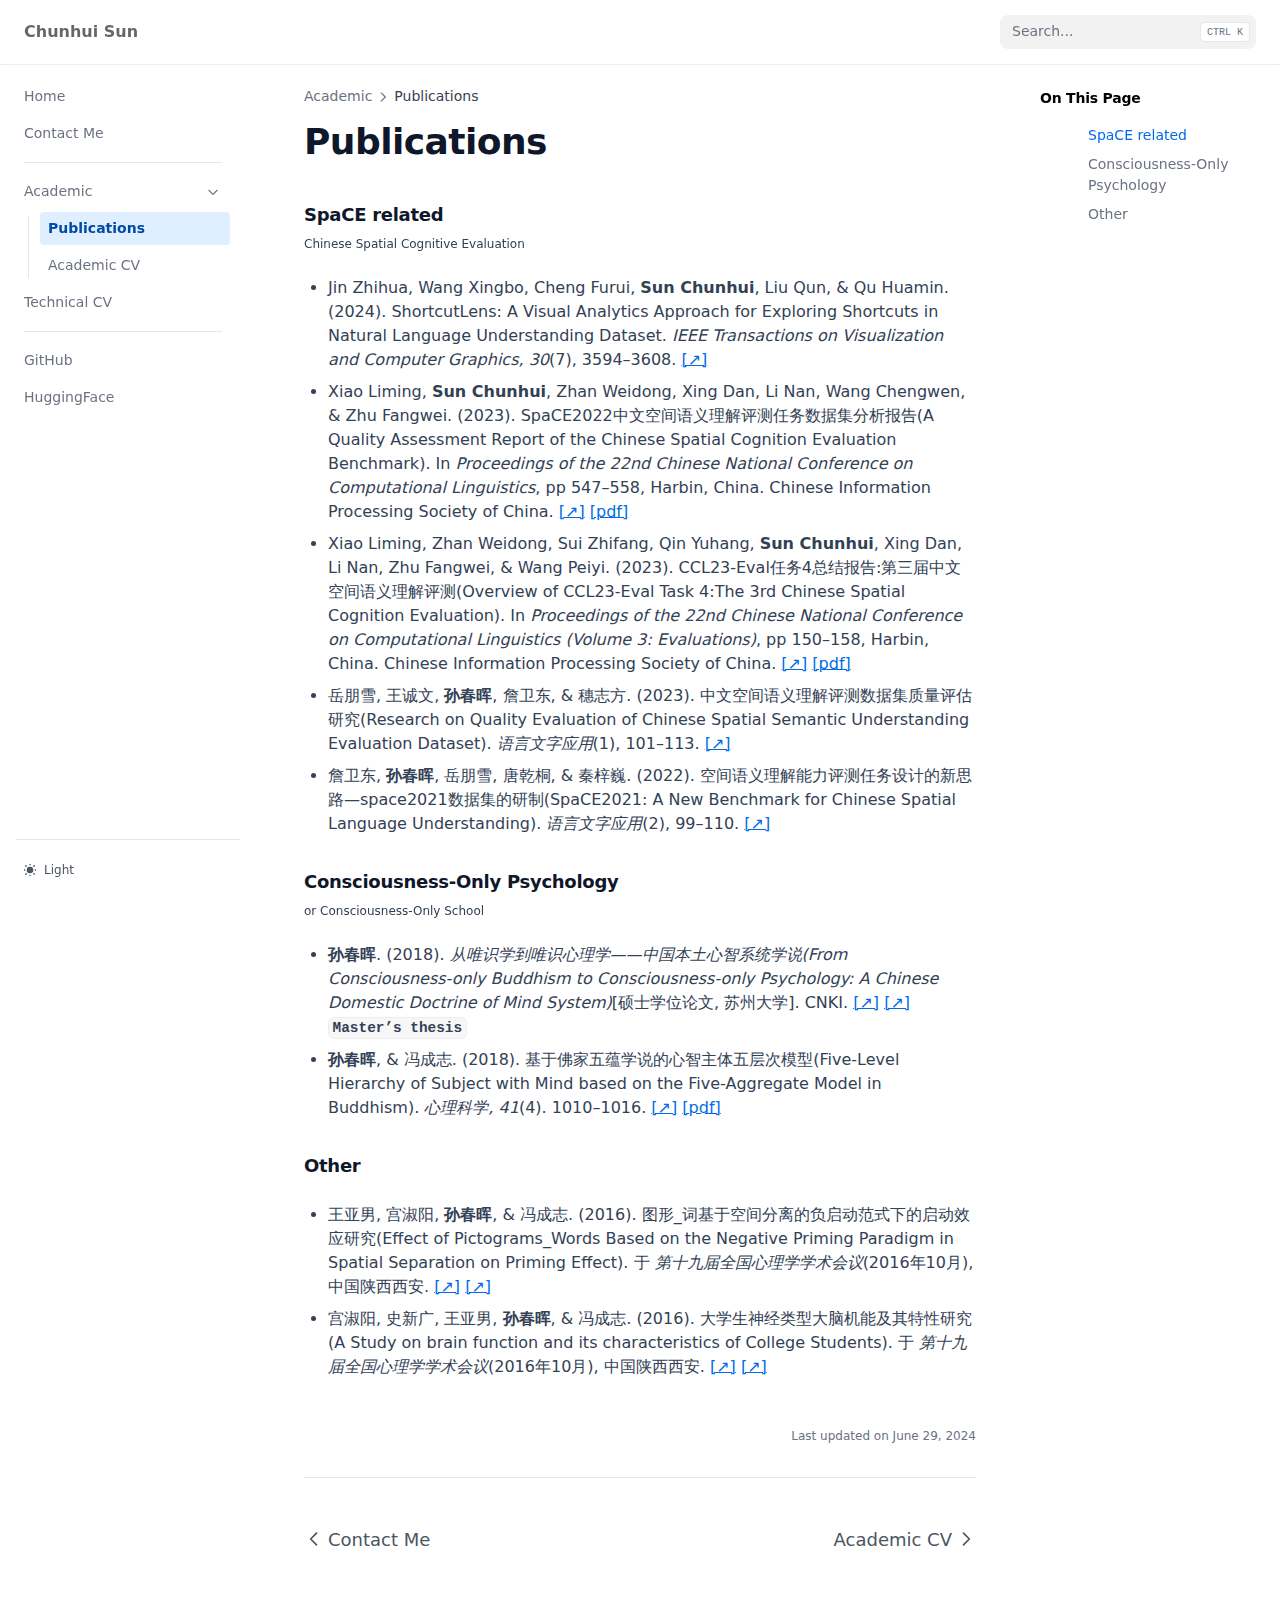
<file: academic/publications.html>
<!DOCTYPE html><html><head><meta charSet="utf-8"/><title>Publications – Chunhui Sun</title><meta name="robots" content="index,follow"/><meta property="og:title" content="Publications – Chunhui Sun"/><meta name="theme-color" content="#111" media="(prefers-color-scheme: dark)"/><meta name="viewport" content="width=device-width, initial-scale=1.0, viewport-fit=cover"/><style>
        :root {
          --nextra-primary-hue: 212deg;
          --nextra-primary-saturation: 100%;
          --nextra-navbar-height: 4rem;
          --nextra-menu-height: 3.75rem;
          --nextra-banner-height: 2.5rem;
        }
        
        .dark {
          --nextra-primary-hue: 204deg;
          --nextra-primary-saturation: 100%;
        }
      </style><meta name="msapplication-TileColor" content="#fff"/><meta http-equiv="Content-Language" content="en"/><meta name="twitter:card" content="summary_large_image"/><meta property="title" content="Chunhui Sun"/><meta property="description" content="Chunhui Sun&#x27;s personal website."/><meta name="keywords" content="Chunhui Sun"/><meta property="og:title" content="Chunhui Sun"/><meta property="og:type" content="webpage"/><meta property="og:description" content="Chunhui Sun&#x27;s personal website."/><meta property="og:site_name" content="Chunhui Sun"/><meta name="application-name" content="Chunhui Sun"/><meta name="apple-mobile-web-app-capable" content="yes"/><meta name="apple-mobile-web-app-status-bar-style" content="default"/><meta name="apple-mobile-web-app-title" content="Chunhui Sun"/><meta name="next-head-count" content="21"/><link rel="preload" href="/_next/static/css/d9b759317c5a25c9.css" as="style" crossorigin=""/><link rel="stylesheet" href="/_next/static/css/d9b759317c5a25c9.css" crossorigin="" data-n-g=""/><link rel="preload" href="/_next/static/css/445c4173ffc2bf04.css" as="style" crossorigin=""/><link rel="stylesheet" href="/_next/static/css/445c4173ffc2bf04.css" crossorigin="" data-n-p=""/><noscript data-n-css=""></noscript><script defer="" crossorigin="" nomodule="" src="/_next/static/chunks/polyfills-c67a75d1b6f99dc8.js"></script><script src="/_next/static/chunks/webpack-6af0e3c12b874bb0.js" defer="" crossorigin=""></script><script src="/_next/static/chunks/framework-84465b8d7b10076d.js" defer="" crossorigin=""></script><script src="/_next/static/chunks/main-9c676681d85f5339.js" defer="" crossorigin=""></script><script src="/_next/static/chunks/pages/_app-c220e5ce19cce535.js" defer="" crossorigin=""></script><script src="/_next/static/chunks/815-bc0fc0574cedb9e4.js" defer="" crossorigin=""></script><script src="/_next/static/chunks/pages/academic/publications-2f3c9e897fc0ca82.js" defer="" crossorigin=""></script><script src="/_next/static/Y14eWMXWefLLsNrzfsbvi/_buildManifest.js" defer="" crossorigin=""></script><script src="/_next/static/Y14eWMXWefLLsNrzfsbvi/_ssgManifest.js" defer="" crossorigin=""></script></head><body><div id="__next"><script>!function(){try{var d=document.documentElement,c=d.classList;c.remove('light','dark');var e=localStorage.getItem('theme');if('system'===e||(!e&&false)){var t='(prefers-color-scheme: dark)',m=window.matchMedia(t);if(m.media!==t||m.matches){d.style.colorScheme = 'dark';c.add('dark')}else{d.style.colorScheme = 'light';c.add('light')}}else if(e){c.add(e|| '')}else{c.add('light')}if(e==='light'||e==='dark'||!e)d.style.colorScheme=e||'light'}catch(e){}}()</script><div dir="ltr"><script>document.documentElement.setAttribute('dir','ltr')</script><div class="nextra-nav-container nx-sticky nx-top-0 nx-z-20 nx-w-full nx-bg-transparent print:nx-hidden"><div class="nextra-nav-container-blur nx-pointer-events-none nx-absolute nx-z-[-1] nx-h-full nx-w-full nx-bg-white dark:nx-bg-dark nx-shadow-[0_2px_4px_rgba(0,0,0,.02),0_1px_0_rgba(0,0,0,.06)] dark:nx-shadow-[0_-1px_0_rgba(255,255,255,.1)_inset] contrast-more:nx-shadow-[0_0_0_1px_#000] contrast-more:dark:nx-shadow-[0_0_0_1px_#fff]"></div><nav class="nx-mx-auto nx-flex nx-h-[var(--nextra-navbar-height)] nx-max-w-[90rem] nx-items-center nx-justify-end nx-gap-2 nx-pl-[max(env(safe-area-inset-left),1.5rem)] nx-pr-[max(env(safe-area-inset-right),1.5rem)]"><a class="nx-flex nx-items-center hover:nx-opacity-75 ltr:nx-mr-auto rtl:nx-ml-auto" href="/"><span style="font-weight:600;opacity:0.6">Chunhui Sun</span></a><div class="nextra-search nx-relative md:nx-w-64 nx-hidden md:nx-inline-block mx-min-w-[200px]"><div class="nx-relative nx-flex nx-items-center nx-text-gray-900 contrast-more:nx-text-gray-800 dark:nx-text-gray-300 contrast-more:dark:nx-text-gray-300"><input spellcheck="false" class="nx-block nx-w-full nx-appearance-none nx-rounded-lg nx-px-3 nx-py-2 nx-transition-colors nx-text-base nx-leading-tight md:nx-text-sm nx-bg-black/[.05] dark:nx-bg-gray-50/10 focus:nx-bg-white dark:focus:nx-bg-dark placeholder:nx-text-gray-500 dark:placeholder:nx-text-gray-400 contrast-more:nx-border contrast-more:nx-border-current" type="search" placeholder="Search..." value=""/></div></div><button type="button" aria-label="Menu" class="nextra-hamburger -nx-mr-2 nx-rounded nx-p-2 active:nx-bg-gray-400/20 md:nx-hidden"><svg fill="none" width="24" height="24" viewBox="0 0 24 24" stroke="currentColor" class=""><g><path stroke-linecap="round" stroke-linejoin="round" stroke-width="2" d="M4 6h16"></path></g><path stroke-linecap="round" stroke-linejoin="round" stroke-width="2" d="M4 12h16"></path><g><path stroke-linecap="round" stroke-linejoin="round" stroke-width="2" d="M4 18h16"></path></g></svg></button></nav></div><div class="nx-mx-auto nx-flex nx-max-w-[90rem]"><div class="motion-reduce:nx-transition-none [transition:background-color_1.5s_ease] nx-bg-transparent"></div><aside class="nextra-sidebar-container nx-flex nx-flex-col md:nx-top-16 md:nx-shrink-0 motion-reduce:nx-transform-none nx-transform-gpu nx-transition-all nx-ease-in-out print:nx-hidden md:nx-w-64 md:nx-sticky md:nx-self-start max-md:[transform:translate3d(0,-100%,0)]"><div class="nx-px-4 nx-pt-4 md:nx-hidden"><div class="nextra-search nx-relative md:nx-w-64"><div class="nx-relative nx-flex nx-items-center nx-text-gray-900 contrast-more:nx-text-gray-800 dark:nx-text-gray-300 contrast-more:dark:nx-text-gray-300"><input spellcheck="false" class="nx-block nx-w-full nx-appearance-none nx-rounded-lg nx-px-3 nx-py-2 nx-transition-colors nx-text-base nx-leading-tight md:nx-text-sm nx-bg-black/[.05] dark:nx-bg-gray-50/10 focus:nx-bg-white dark:focus:nx-bg-dark placeholder:nx-text-gray-500 dark:placeholder:nx-text-gray-400 contrast-more:nx-border contrast-more:nx-border-current" type="search" placeholder="Search..." value=""/></div></div></div><div class="nx-overflow-y-auto nx-overflow-x-hidden nx-p-4 nx-grow md:nx-h-[calc(100vh-var(--nextra-navbar-height)-var(--nextra-menu-height))] nextra-scrollbar"><div class="nx-transform-gpu nx-overflow-hidden nx-transition-all nx-ease-in-out motion-reduce:nx-transition-none"><div class="nx-transition-opacity nx-duration-500 nx-ease-in-out motion-reduce:nx-transition-none nx-opacity-100"><ul class="nx-flex nx-flex-col nx-gap-1 nextra-menu-desktop max-md:nx-hidden"><li class="nx-flex nx-flex-col nx-gap-1"><a class="nx-flex nx-rounded nx-px-2 nx-py-1.5 nx-text-sm nx-transition-colors [word-break:break-word] nx-cursor-pointer [-webkit-tap-highlight-color:transparent] [-webkit-touch-callout:none] contrast-more:nx-border nx-text-gray-500 hover:nx-bg-gray-100 hover:nx-text-gray-900 dark:nx-text-neutral-400 dark:hover:nx-bg-primary-100/5 dark:hover:nx-text-gray-50 contrast-more:nx-text-gray-900 contrast-more:dark:nx-text-gray-50 contrast-more:nx-border-transparent contrast-more:hover:nx-border-gray-900 contrast-more:dark:hover:nx-border-gray-50" href="/">Home</a></li><li class="nx-flex nx-flex-col nx-gap-1"><a class="nx-flex nx-rounded nx-px-2 nx-py-1.5 nx-text-sm nx-transition-colors [word-break:break-word] nx-cursor-pointer [-webkit-tap-highlight-color:transparent] [-webkit-touch-callout:none] contrast-more:nx-border nx-text-gray-500 hover:nx-bg-gray-100 hover:nx-text-gray-900 dark:nx-text-neutral-400 dark:hover:nx-bg-primary-100/5 dark:hover:nx-text-gray-50 contrast-more:nx-text-gray-900 contrast-more:dark:nx-text-gray-50 contrast-more:nx-border-transparent contrast-more:hover:nx-border-gray-900 contrast-more:dark:hover:nx-border-gray-50" href="/contact">Contact Me</a></li><li class="[word-break:break-word] nx-my-4"><hr class="nx-mx-2 nx-border-t nx-border-gray-200 dark:nx-border-primary-100/10"/></li><li class="open"><button class="nx-items-center nx-justify-between nx-gap-2 nx-text-left nx-w-full nx-flex nx-rounded nx-px-2 nx-py-1.5 nx-text-sm nx-transition-colors [word-break:break-word] nx-cursor-pointer [-webkit-tap-highlight-color:transparent] [-webkit-touch-callout:none] contrast-more:nx-border nx-text-gray-500 hover:nx-bg-gray-100 hover:nx-text-gray-900 dark:nx-text-neutral-400 dark:hover:nx-bg-primary-100/5 dark:hover:nx-text-gray-50 contrast-more:nx-text-gray-900 contrast-more:dark:nx-text-gray-50 contrast-more:nx-border-transparent contrast-more:hover:nx-border-gray-900 contrast-more:dark:hover:nx-border-gray-50">Academic<svg fill="none" viewBox="0 0 24 24" stroke="currentColor" class="nx-h-[18px] nx-min-w-[18px] nx-rounded-sm nx-p-0.5 hover:nx-bg-gray-800/5 dark:hover:nx-bg-gray-100/5"><path stroke-linecap="round" stroke-linejoin="round" stroke-width="2" d="M9 5l7 7-7 7" class="nx-origin-center nx-transition-transform rtl:-nx-rotate-180 ltr:nx-rotate-90 rtl:nx-rotate-[-270deg]"></path></svg></button><div class="nx-transform-gpu nx-overflow-hidden nx-transition-all nx-ease-in-out motion-reduce:nx-transition-none"><div class="nx-transition-opacity nx-duration-500 nx-ease-in-out motion-reduce:nx-transition-none nx-opacity-100 ltr:nx-pr-0 rtl:nx-pl-0 nx-pt-1"><ul class="nx-flex nx-flex-col nx-gap-1 nx-relative before:nx-absolute before:nx-inset-y-1 before:nx-w-px before:nx-bg-gray-200 before:nx-content-[&quot;&quot;] dark:before:nx-bg-neutral-800 ltr:nx-pl-3 ltr:before:nx-left-0 rtl:nx-pr-3 rtl:before:nx-right-0 ltr:nx-ml-3 rtl:nx-mr-3"><li class="nx-flex nx-flex-col nx-gap-1 active"><a class="nx-flex nx-rounded nx-px-2 nx-py-1.5 nx-text-sm nx-transition-colors [word-break:break-word] nx-cursor-pointer [-webkit-tap-highlight-color:transparent] [-webkit-touch-callout:none] contrast-more:nx-border nx-bg-primary-100 nx-font-semibold nx-text-primary-800 dark:nx-bg-primary-400/10 dark:nx-text-primary-600 contrast-more:nx-border-primary-500 contrast-more:dark:nx-border-primary-500" href="/academic/publications">Publications</a></li><li class="nx-flex nx-flex-col nx-gap-1"><a class="nx-flex nx-rounded nx-px-2 nx-py-1.5 nx-text-sm nx-transition-colors [word-break:break-word] nx-cursor-pointer [-webkit-tap-highlight-color:transparent] [-webkit-touch-callout:none] contrast-more:nx-border nx-text-gray-500 hover:nx-bg-gray-100 hover:nx-text-gray-900 dark:nx-text-neutral-400 dark:hover:nx-bg-primary-100/5 dark:hover:nx-text-gray-50 contrast-more:nx-text-gray-900 contrast-more:dark:nx-text-gray-50 contrast-more:nx-border-transparent contrast-more:hover:nx-border-gray-900 contrast-more:dark:hover:nx-border-gray-50" href="/academic/cv-academic">Academic CV</a></li></ul></div></div></li><li class="nx-flex nx-flex-col nx-gap-1"><a class="nx-flex nx-rounded nx-px-2 nx-py-1.5 nx-text-sm nx-transition-colors [word-break:break-word] nx-cursor-pointer [-webkit-tap-highlight-color:transparent] [-webkit-touch-callout:none] contrast-more:nx-border nx-text-gray-500 hover:nx-bg-gray-100 hover:nx-text-gray-900 dark:nx-text-neutral-400 dark:hover:nx-bg-primary-100/5 dark:hover:nx-text-gray-50 contrast-more:nx-text-gray-900 contrast-more:dark:nx-text-gray-50 contrast-more:nx-border-transparent contrast-more:hover:nx-border-gray-900 contrast-more:dark:hover:nx-border-gray-50" href="/cv-tech">Technical CV</a></li><li class="[word-break:break-word] nx-my-4"><hr class="nx-mx-2 nx-border-t nx-border-gray-200 dark:nx-border-primary-100/10"/></li><li class="nx-flex nx-flex-col nx-gap-1"><a href="https://github.com/gitforziio" target="_blank" rel="noreferrer" class="nx-flex nx-rounded nx-px-2 nx-py-1.5 nx-text-sm nx-transition-colors [word-break:break-word] nx-cursor-pointer [-webkit-tap-highlight-color:transparent] [-webkit-touch-callout:none] contrast-more:nx-border nx-text-gray-500 hover:nx-bg-gray-100 hover:nx-text-gray-900 dark:nx-text-neutral-400 dark:hover:nx-bg-primary-100/5 dark:hover:nx-text-gray-50 contrast-more:nx-text-gray-900 contrast-more:dark:nx-text-gray-50 contrast-more:nx-border-transparent contrast-more:hover:nx-border-gray-900 contrast-more:dark:hover:nx-border-gray-50">GitHub<span class="nx-sr-only nx-select-none"> (opens in a new tab)</span></a></li><li class="nx-flex nx-flex-col nx-gap-1"><a href="https://huggingface.co/hugforziio" target="_blank" rel="noreferrer" class="nx-flex nx-rounded nx-px-2 nx-py-1.5 nx-text-sm nx-transition-colors [word-break:break-word] nx-cursor-pointer [-webkit-tap-highlight-color:transparent] [-webkit-touch-callout:none] contrast-more:nx-border nx-text-gray-500 hover:nx-bg-gray-100 hover:nx-text-gray-900 dark:nx-text-neutral-400 dark:hover:nx-bg-primary-100/5 dark:hover:nx-text-gray-50 contrast-more:nx-text-gray-900 contrast-more:dark:nx-text-gray-50 contrast-more:nx-border-transparent contrast-more:hover:nx-border-gray-900 contrast-more:dark:hover:nx-border-gray-50">HuggingFace<span class="nx-sr-only nx-select-none"> (opens in a new tab)</span></a></li></ul></div></div></div><div class="nx-sticky nx-bottom-0 nx-bg-white dark:nx-bg-dark nx-mx-4 nx-py-4 nx-shadow-[0_-12px_16px_#fff] nx-flex nx-items-center nx-gap-2 dark:nx-border-neutral-800 dark:nx-shadow-[0_-12px_16px_#111] contrast-more:nx-border-neutral-400 contrast-more:nx-shadow-none contrast-more:dark:nx-shadow-none nx-border-t" data-toggle-animation="off"><div class="nx-grow nx-flex nx-flex-col"><button title="Change theme" class="nx-h-7 nx-rounded-md nx-px-2 nx-text-left nx-text-xs nx-font-medium nx-text-gray-600 nx-transition-colors dark:nx-text-gray-400 hover:nx-bg-gray-100 hover:nx-text-gray-900 dark:hover:nx-bg-primary-100/5 dark:hover:nx-text-gray-50" id="headlessui-listbox-button-:Rlsr6:" type="button" aria-haspopup="listbox" aria-expanded="false" data-headlessui-state=""><div class="nx-flex nx-items-center nx-gap-2 nx-capitalize"><svg fill="none" viewBox="3 3 18 18" width="12" height="12" stroke="currentColor"><path stroke-linecap="round" stroke-linejoin="round" stroke-width="2" fill="currentColor" d="M12 3v1m0 16v1m9-9h-1M4 12H3m15.364 6.364l-.707-.707M6.343 6.343l-.707-.707m12.728 0l-.707.707M6.343 17.657l-.707.707M16 12a4 4 0 11-8 0 4 4 0 018 0z"></path></svg><span class="">Light</span></div></button></div></div></aside><nav class="nextra-toc nx-order-last nx-hidden nx-w-64 nx-shrink-0 xl:nx-block print:nx-hidden nx-px-4" aria-label="table of contents"><div class="nextra-scrollbar nx-sticky nx-top-16 nx-overflow-y-auto nx-pr-4 nx-pt-6 nx-text-sm [hyphens:auto] nx-max-h-[calc(100vh-var(--nextra-navbar-height)-env(safe-area-inset-bottom))] ltr:-nx-mr-4 rtl:-nx-ml-4"><p class="nx-mb-4 nx-font-semibold nx-tracking-tight">On This Page</p><ul><li class="nx-my-2 nx-scroll-my-6 nx-scroll-py-6"><a href="#space-related" class="ltr:nx-pl-12 rtl:nx-pr-12 nx-inline-block nx-text-gray-500 hover:nx-text-gray-900 dark:nx-text-gray-400 dark:hover:nx-text-gray-300 contrast-more:nx-text-gray-900 contrast-more:nx-underline contrast-more:dark:nx-text-gray-50 nx-w-full nx-break-words">SpaCE related</a></li><li class="nx-my-2 nx-scroll-my-6 nx-scroll-py-6"><a href="#consciousness-only-psychology" class="ltr:nx-pl-12 rtl:nx-pr-12 nx-inline-block nx-text-gray-500 hover:nx-text-gray-900 dark:nx-text-gray-400 dark:hover:nx-text-gray-300 contrast-more:nx-text-gray-900 contrast-more:nx-underline contrast-more:dark:nx-text-gray-50 nx-w-full nx-break-words">Consciousness-Only Psychology</a></li><li class="nx-my-2 nx-scroll-my-6 nx-scroll-py-6"><a href="#other" class="ltr:nx-pl-12 rtl:nx-pr-12 nx-inline-block nx-text-gray-500 hover:nx-text-gray-900 dark:nx-text-gray-400 dark:hover:nx-text-gray-300 contrast-more:nx-text-gray-900 contrast-more:nx-underline contrast-more:dark:nx-text-gray-50 nx-w-full nx-break-words">Other</a></li></ul></div></nav><div id="reach-skip-nav"></div><article class="nx-w-full nx-break-words nextra-content nx-flex nx-min-h-[calc(100vh-var(--nextra-navbar-height))] nx-min-w-0 nx-justify-center nx-pb-8 nx-pr-[calc(env(safe-area-inset-right)-1.5rem)]"><main class="nx-w-full nx-min-w-0 nx-max-w-6xl nx-px-6 nx-pt-4 md:nx-px-12"><div class="nextra-breadcrumb nx-mt-1.5 nx-flex nx-items-center nx-gap-1 nx-overflow-hidden nx-text-sm nx-text-gray-500 dark:nx-text-gray-400 contrast-more:nx-text-current"><div class="nx-whitespace-nowrap nx-transition-colors nx-min-w-[24px] nx-overflow-hidden nx-text-ellipsis" title="Academic">Academic</div><svg fill="none" viewBox="0 0 24 24" stroke="currentColor" class="nx-w-3.5 nx-shrink-0"><path stroke-linecap="round" stroke-linejoin="round" stroke-width="2" d="M9 5l7 7-7 7"></path></svg><div class="nx-whitespace-nowrap nx-transition-colors nx-font-medium nx-text-gray-700 contrast-more:nx-font-bold contrast-more:nx-text-current dark:nx-text-gray-100 contrast-more:dark:nx-text-current" title="Publications">Publications</div></div><h1 class="nx-mt-2 nx-text-4xl nx-font-bold nx-tracking-tight nx-text-slate-900 dark:nx-text-slate-100">Publications</h1>
<h5 class="nx-font-semibold nx-tracking-tight nx-text-slate-900 dark:nx-text-slate-100 nx-mt-8 nx-text-lg">SpaCE related<a href="#space-related" id="space-related" class="subheading-anchor" aria-label="Permalink for this section"></a></h5>
<sub>Chinese Spatial Cognitive Evaluation</sub>
<ul class="nx-mt-6 nx-list-disc first:nx-mt-0 ltr:nx-ml-6 rtl:nx-mr-6">
<li class="nx-my-2">Jin Zhihua, Wang Xingbo, Cheng Furui, <strong>Sun Chunhui</strong>, Liu Qun, &amp; Qu Huamin. (2024). ShortcutLens: A Visual Analytics Approach for Exploring Shortcuts in Natural Language Understanding Dataset. <em>IEEE Transactions on Visualization and Computer Graphics, 30</em>(7), 3594–3608. <a href="https://doi.org/10.1109/TVCG.2023.3236380" target="_blank" rel="noreferrer" class="nx-text-primary-600 nx-underline nx-decoration-from-font [text-underline-position:from-font]">[↗]<span class="nx-sr-only nx-select-none"> (opens in a new tab)</span></a></li>
<li class="nx-my-2">Xiao Liming, <strong>Sun Chunhui</strong>, Zhan Weidong, Xing Dan, Li Nan, Wang Chengwen, &amp; Zhu Fangwei. (2023). SpaCE2022中文空间语义理解评测任务数据集分析报告(A Quality Assessment Report of the Chinese Spatial Cognition Evaluation Benchmark). In <em>Proceedings of the 22nd Chinese National Conference on Computational Linguistics</em>, pp 547–558, Harbin, China. Chinese Information Processing Society of China. <a href="https://aclanthology.org/2023.ccl-1.48/" target="_blank" rel="noreferrer" class="nx-text-primary-600 nx-underline nx-decoration-from-font [text-underline-position:from-font]">[↗]<span class="nx-sr-only nx-select-none"> (opens in a new tab)</span></a> <a href="https://aclanthology.org/2023.ccl-1.48.pdf/" target="_blank" rel="noreferrer" class="nx-text-primary-600 nx-underline nx-decoration-from-font [text-underline-position:from-font]">[pdf]<span class="nx-sr-only nx-select-none"> (opens in a new tab)</span></a></li>
<li class="nx-my-2">Xiao Liming, Zhan Weidong, Sui Zhifang, Qin Yuhang, <strong>Sun Chunhui</strong>, Xing Dan, Li Nan, Zhu Fangwei, &amp; Wang Peiyi. (2023). CCL23-Eval任务4总结报告:第三届中文空间语义理解评测(Overview of CCL23-Eval Task 4:The 3rd Chinese Spatial Cognition Evaluation). In <em>Proceedings of the 22nd Chinese National Conference on Computational Linguistics (Volume 3: Evaluations)</em>, pp 150–158, Harbin, China. Chinese Information Processing Society of China. <a href="https://aclanthology.org/2023.ccl-3.14/" target="_blank" rel="noreferrer" class="nx-text-primary-600 nx-underline nx-decoration-from-font [text-underline-position:from-font]">[↗]<span class="nx-sr-only nx-select-none"> (opens in a new tab)</span></a> <a href="https://aclanthology.org/2023.ccl-3.15.pdf/" target="_blank" rel="noreferrer" class="nx-text-primary-600 nx-underline nx-decoration-from-font [text-underline-position:from-font]">[pdf]<span class="nx-sr-only nx-select-none"> (opens in a new tab)</span></a></li>
<li class="nx-my-2">岳朋雪, 王诚文, <strong>孙春晖</strong>, 詹卫东, &amp; 穗志方. (2023). 中文空间语义理解评测数据集质量评估研究(Research on Quality Evaluation of Chinese Spatial Semantic Understanding Evaluation Dataset). <em>语言文字应用</em>(1), 101–113. <a href="https://doi.org/10.16499/j.cnki.1003-5397.2023.01.006" target="_blank" rel="noreferrer" class="nx-text-primary-600 nx-underline nx-decoration-from-font [text-underline-position:from-font]">[↗]<span class="nx-sr-only nx-select-none"> (opens in a new tab)</span></a></li>
<li class="nx-my-2">詹卫东, <strong>孙春晖</strong>, 岳朋雪, 唐乾桐, &amp; 秦梓巍. (2022). 空间语义理解能力评测任务设计的新思路—space2021数据集的研制(SpaCE2021: A New Benchmark for Chinese Spatial Language Understanding). <em>语言文字应用</em>(2), 99–110. <a href="https://doi.org/10.16499/j.cnki.1003-5397.2022.02.005" target="_blank" rel="noreferrer" class="nx-text-primary-600 nx-underline nx-decoration-from-font [text-underline-position:from-font]">[↗]<span class="nx-sr-only nx-select-none"> (opens in a new tab)</span></a></li>
</ul>
<h5 class="nx-font-semibold nx-tracking-tight nx-text-slate-900 dark:nx-text-slate-100 nx-mt-8 nx-text-lg">Consciousness-Only Psychology<a href="#consciousness-only-psychology" id="consciousness-only-psychology" class="subheading-anchor" aria-label="Permalink for this section"></a></h5>
<sub>or Consciousness-Only School</sub>
<ul class="nx-mt-6 nx-list-disc first:nx-mt-0 ltr:nx-ml-6 rtl:nx-mr-6">
<li class="nx-my-2"><strong>孙春晖</strong>. (2018). <em>从唯识学到唯识心理学——中国本土心智系统学说(From Consciousness-only Buddhism to Consciousness-only Psychology: A Chinese Domestic Doctrine of Mind System)</em>[硕士学位论文, 苏州大学]. CNKI. <a href="https://kns.cnki.net/KCMS/detail/detail.aspx?dbname=CMFD201901&amp;filename=1018143429.nh" target="_blank" rel="noreferrer" class="nx-text-primary-600 nx-underline nx-decoration-from-font [text-underline-position:from-font]">[↗]<span class="nx-sr-only nx-select-none"> (opens in a new tab)</span></a> <a href="http://cdmd.cnki.com.cn/Article/CDMD-10285-1018143429.htm" target="_blank" rel="noreferrer" class="nx-text-primary-600 nx-underline nx-decoration-from-font [text-underline-position:from-font]">[↗]<span class="nx-sr-only nx-select-none"> (opens in a new tab)</span></a> <strong><code class="nx-border-black nx-border-opacity-[0.04] nx-bg-opacity-[0.03] nx-bg-black nx-break-words nx-rounded-md nx-border nx-py-0.5 nx-px-[.25em] nx-text-[.9em] dark:nx-border-white/10 dark:nx-bg-white/10" dir="ltr">Master’s thesis</code></strong></li>
<li class="nx-my-2"><strong>孙春晖</strong>, &amp; 冯成志. (2018). 基于佛家五蕴学说的心智主体五层次模型(Five-Level Hierarchy of Subject with Mind based on the Five-Aggregate Model in Buddhism). <em>心理科学, 41</em>(4). 1010–1016. <a href="https://doi.org/10.16719/j.cnki.1671-6981.20180437" target="_blank" rel="noreferrer" class="nx-text-primary-600 nx-underline nx-decoration-from-font [text-underline-position:from-font]">[↗]<span class="nx-sr-only nx-select-none"> (opens in a new tab)</span></a> <a href="https://github.com/ziionote/consciousness-only-psychology/blob/main/1%20%E5%BF%83%E6%99%BA%E4%B8%BB%E4%BD%93%E4%BA%94%E5%B1%82%E6%AC%A1%20--%20Five-Level%20Hierarchy%20of%20Subject%20with%20Mind%20based%20on%20the%20Five-Aggregate%20Model%20in%20Buddhism.pdf" target="_blank" rel="noreferrer" class="nx-text-primary-600 nx-underline nx-decoration-from-font [text-underline-position:from-font]">[pdf]<span class="nx-sr-only nx-select-none"> (opens in a new tab)</span></a></li>
</ul>
<h5 class="nx-font-semibold nx-tracking-tight nx-text-slate-900 dark:nx-text-slate-100 nx-mt-8 nx-text-lg">Other<a href="#other" id="other" class="subheading-anchor" aria-label="Permalink for this section"></a></h5>
<ul class="nx-mt-6 nx-list-disc first:nx-mt-0 ltr:nx-ml-6 rtl:nx-mr-6">
<li class="nx-my-2">王亚男, 宫淑阳, <strong>孙春晖</strong>, &amp; 冯成志. (2016). 图形_词基于空间分离的负启动范式下的启动效应研究(Effect of Pictograms_Words Based on the Negative Priming Paradigm in Spatial Separation on Priming Effect). 于 <em>第十九届全国心理学学术会议</em>(2016年10月), 中国陕西西安. <a href="https://kns.cnki.net/KCMS/detail/detail.aspx?dbname=CPFDLAST2017&amp;filename=ZGXG201610001481" target="_blank" rel="noreferrer" class="nx-text-primary-600 nx-underline nx-decoration-from-font [text-underline-position:from-font]">[↗]<span class="nx-sr-only nx-select-none"> (opens in a new tab)</span></a> <a href="http://cpfd.cnki.com.cn/Article/CPFDTOTAL-ZGXG201610001481.htm" target="_blank" rel="noreferrer" class="nx-text-primary-600 nx-underline nx-decoration-from-font [text-underline-position:from-font]">[↗]<span class="nx-sr-only nx-select-none"> (opens in a new tab)</span></a></li>
<li class="nx-my-2">宫淑阳, 史新广, 王亚男, <strong>孙春晖</strong>, &amp; 冯成志. (2016). 大学生神经类型大脑机能及其特性研究(A Study on brain function and its characteristics of College Students). 于 <em>第十九届全国心理学学术会议</em>(2016年10月), 中国陕西西安. <a href="https://kns.cnki.net/KCMS/detail/detail.aspx?dbname=CPFDLAST2017&amp;filename=ZGXG201610001959" target="_blank" rel="noreferrer" class="nx-text-primary-600 nx-underline nx-decoration-from-font [text-underline-position:from-font]">[↗]<span class="nx-sr-only nx-select-none"> (opens in a new tab)</span></a> <a href="http://cpfd.cnki.com.cn/Article/CPFDTOTAL-ZGXG201610001959.htm" target="_blank" rel="noreferrer" class="nx-text-primary-600 nx-underline nx-decoration-from-font [text-underline-position:from-font]">[↗]<span class="nx-sr-only nx-select-none"> (opens in a new tab)</span></a></li>
</ul><div class="nx-mt-16"></div><div class="nx-mb-8 nx-flex nx-items-center nx-border-t nx-pt-8 dark:nx-border-neutral-800 contrast-more:nx-border-neutral-400 dark:contrast-more:nx-border-neutral-400 print:nx-hidden"><a title="Contact Me" class="nx-flex nx-max-w-[50%] nx-items-center nx-gap-1 nx-py-4 nx-text-base nx-font-medium nx-text-gray-600 nx-transition-colors [word-break:break-word] hover:nx-text-primary-600 dark:nx-text-gray-300 md:nx-text-lg ltr:nx-pr-4 rtl:nx-pl-4" href="/contact"><svg fill="none" viewBox="0 0 24 24" stroke="currentColor" class="nx-inline nx-h-5 nx-shrink-0 ltr:nx-rotate-180"><path stroke-linecap="round" stroke-linejoin="round" stroke-width="2" d="M9 5l7 7-7 7"></path></svg>Contact Me</a><a title="Academic CV" class="nx-flex nx-max-w-[50%] nx-items-center nx-gap-1 nx-py-4 nx-text-base nx-font-medium nx-text-gray-600 nx-transition-colors [word-break:break-word] hover:nx-text-primary-600 dark:nx-text-gray-300 md:nx-text-lg ltr:nx-ml-auto ltr:nx-pl-4 ltr:nx-text-right rtl:nx-mr-auto rtl:nx-pr-4 rtl:nx-text-left" href="/academic/cv-academic">Academic CV<svg fill="none" viewBox="0 0 24 24" stroke="currentColor" class="nx-inline nx-h-5 nx-shrink-0 rtl:nx-rotate-180"><path stroke-linecap="round" stroke-linejoin="round" stroke-width="2" d="M9 5l7 7-7 7"></path></svg></a></div></main></article></div></div></div><script id="__NEXT_DATA__" type="application/json" crossorigin="">{"props":{"pageProps":{}},"page":"/academic/publications","query":{},"buildId":"Y14eWMXWefLLsNrzfsbvi","nextExport":true,"autoExport":true,"isFallback":false,"scriptLoader":[]}</script></body></html>
</file>
<file: _next/static/css/d9b759317c5a25c9.css>
article main img{display:inline-block}article main li>dl,article main li>ol,article main li>ul{margin-top:0!important}ul.nextra-menu-desktop>li.\[word-break\:break-word\].nx-my-4,ul.nextra-menu-mobile>li.\[word-break\:break-word\].nx-my-4{margin-top:.5rem!important;margin-bottom:.5rem!important}ul.nextra-menu-desktop ul>li.\[word-break\:break-word\].nx-my-4,ul.nextra-menu-mobile ul>li.\[word-break\:break-word\].nx-my-4{margin-top:.25rem!important;margin-bottom:.25rem!important}
</file>
<file: _next/static/css/445c4173ffc2bf04.css>
*,:after,:before{box-sizing:border-box;border:0 solid #e5e7eb}:after,:before{--tw-content:""}html{-webkit-text-size-adjust:100%;-moz-tab-size:4;tab-size:4;font-feature-settings:normal;font-variation-settings:normal;font-family:ui-sans-serif,system-ui,-apple-system,BlinkMacSystemFont,Segoe UI,Roboto,Noto Sans,Ubuntu,Cantarell,Helvetica Neue,Arial,sans-serif,Apple Color Emoji,Segoe UI Emoji,Segoe UI Symbol,Noto Color Emoji;line-height:1.5}body{line-height:inherit;margin:0}hr{color:inherit;border-top-width:1px;height:0}abbr:where([title]){-webkit-text-decoration:underline dotted;text-decoration:underline dotted}h1,h2,h3,h4,h5,h6{font-size:inherit;font-weight:inherit}a{color:inherit;-webkit-text-decoration:inherit;text-decoration:inherit}b,strong{font-weight:bolder}code,kbd,pre,samp{font-family:ui-monospace,SFMono-Regular,Menlo,Monaco,Consolas,Liberation Mono,Courier New,monospace;font-size:1em}small{font-size:80%}sub,sup{vertical-align:baseline;font-size:75%;line-height:0;position:relative}sub{bottom:-.25em}sup{top:-.5em}table{text-indent:0;border-color:inherit;border-collapse:collapse}button,input,optgroup,select,textarea{font-feature-settings:inherit;font-variation-settings:inherit;font-family:inherit;font-size:100%;font-weight:inherit;line-height:inherit;color:inherit;margin:0;padding:0}button,select{text-transform:none}[type=button],[type=reset],[type=submit],button{-webkit-appearance:button;background-color:transparent;background-image:none}:-moz-focusring{outline:auto}:-moz-ui-invalid{box-shadow:none}progress{vertical-align:baseline}::-webkit-inner-spin-button,::-webkit-outer-spin-button{height:auto}[type=search]{-webkit-appearance:textfield;outline-offset:-2px}::-webkit-search-decoration{-webkit-appearance:none}::-webkit-file-upload-button{-webkit-appearance:button;font:inherit}summary{display:list-item}blockquote,dd,dl,figure,h1,h2,h3,h4,h5,h6,hr,p,pre{margin:0}fieldset{margin:0}fieldset,legend{padding:0}menu,ol,ul{margin:0;padding:0;list-style:none}dialog{padding:0}textarea{resize:vertical}input::placeholder{opacity:1;color:#9ca3af}textarea::placeholder{opacity:1;color:#9ca3af}[role=button],button{cursor:pointer}:disabled{cursor:default}audio,canvas,embed,iframe,img,object,svg,video{vertical-align:middle;display:block}img,video{max-width:100%;height:auto}[hidden]{display:none}*,:after,:before{--tw-border-spacing-x:0;--tw-border-spacing-y:0;--tw-translate-x:0;--tw-translate-y:0;--tw-rotate:0;--tw-skew-x:0;--tw-skew-y:0;--tw-scale-x:1;--tw-scale-y:1;--tw-pan-x: ;--tw-pan-y: ;--tw-pinch-zoom: ;--tw-scroll-snap-strictness:proximity;--tw-gradient-from-position: ;--tw-gradient-via-position: ;--tw-gradient-to-position: ;--tw-ordinal: ;--tw-slashed-zero: ;--tw-numeric-figure: ;--tw-numeric-spacing: ;--tw-numeric-fraction: ;--tw-ring-inset: ;--tw-ring-offset-width:0px;--tw-ring-offset-color:#fff;--tw-ring-color:rgba(59,130,246,.5);--tw-ring-offset-shadow:0 0 transparent;--tw-ring-shadow:0 0 transparent;--tw-shadow:0 0 transparent;--tw-shadow-colored:0 0 transparent;--tw-blur: ;--tw-brightness: ;--tw-contrast: ;--tw-grayscale: ;--tw-hue-rotate: ;--tw-invert: ;--tw-saturate: ;--tw-sepia: ;--tw-drop-shadow: ;--tw-backdrop-blur: ;--tw-backdrop-brightness: ;--tw-backdrop-contrast: ;--tw-backdrop-grayscale: ;--tw-backdrop-hue-rotate: ;--tw-backdrop-invert: ;--tw-backdrop-opacity: ;--tw-backdrop-saturate: ;--tw-backdrop-sepia: }::-webkit-backdrop{--tw-border-spacing-x:0;--tw-border-spacing-y:0;--tw-translate-x:0;--tw-translate-y:0;--tw-rotate:0;--tw-skew-x:0;--tw-skew-y:0;--tw-scale-x:1;--tw-scale-y:1;--tw-pan-x: ;--tw-pan-y: ;--tw-pinch-zoom: ;--tw-scroll-snap-strictness:proximity;--tw-gradient-from-position: ;--tw-gradient-via-position: ;--tw-gradient-to-position: ;--tw-ordinal: ;--tw-slashed-zero: ;--tw-numeric-figure: ;--tw-numeric-spacing: ;--tw-numeric-fraction: ;--tw-ring-inset: ;--tw-ring-offset-width:0px;--tw-ring-offset-color:#fff;--tw-ring-color:rgba(59,130,246,.5);--tw-ring-offset-shadow:0 0 transparent;--tw-ring-shadow:0 0 transparent;--tw-shadow:0 0 transparent;--tw-shadow-colored:0 0 transparent;--tw-blur: ;--tw-brightness: ;--tw-contrast: ;--tw-grayscale: ;--tw-hue-rotate: ;--tw-invert: ;--tw-saturate: ;--tw-sepia: ;--tw-drop-shadow: ;--tw-backdrop-blur: ;--tw-backdrop-brightness: ;--tw-backdrop-contrast: ;--tw-backdrop-grayscale: ;--tw-backdrop-hue-rotate: ;--tw-backdrop-invert: ;--tw-backdrop-opacity: ;--tw-backdrop-saturate: ;--tw-backdrop-sepia: }::backdrop{--tw-border-spacing-x:0;--tw-border-spacing-y:0;--tw-translate-x:0;--tw-translate-y:0;--tw-rotate:0;--tw-skew-x:0;--tw-skew-y:0;--tw-scale-x:1;--tw-scale-y:1;--tw-pan-x: ;--tw-pan-y: ;--tw-pinch-zoom: ;--tw-scroll-snap-strictness:proximity;--tw-gradient-from-position: ;--tw-gradient-via-position: ;--tw-gradient-to-position: ;--tw-ordinal: ;--tw-slashed-zero: ;--tw-numeric-figure: ;--tw-numeric-spacing: ;--tw-numeric-fraction: ;--tw-ring-inset: ;--tw-ring-offset-width:0px;--tw-ring-offset-color:#fff;--tw-ring-color:rgba(59,130,246,.5);--tw-ring-offset-shadow:0 0 transparent;--tw-ring-shadow:0 0 transparent;--tw-shadow:0 0 transparent;--tw-shadow-colored:0 0 transparent;--tw-blur: ;--tw-brightness: ;--tw-contrast: ;--tw-grayscale: ;--tw-hue-rotate: ;--tw-invert: ;--tw-saturate: ;--tw-sepia: ;--tw-drop-shadow: ;--tw-backdrop-blur: ;--tw-backdrop-brightness: ;--tw-backdrop-contrast: ;--tw-backdrop-grayscale: ;--tw-backdrop-hue-rotate: ;--tw-backdrop-invert: ;--tw-backdrop-opacity: ;--tw-backdrop-saturate: ;--tw-backdrop-sepia: }.nx-sr-only{clip:rect(0,0,0,0);white-space:nowrap;border-width:0;width:1px;height:1px;margin:-1px;padding:0;position:absolute;overflow:hidden}.nx-pointer-events-none{pointer-events:none}.nx-invisible{visibility:hidden}.nx-fixed{position:fixed}.nx-absolute{position:absolute}.nx-relative{position:relative}.nx-sticky{position:-webkit-sticky;position:sticky}.nx-inset-0{top:0;bottom:0}.nx-inset-0,.nx-inset-x-0{left:0;right:0}.nx-inset-y-0{top:0;bottom:0}.nx-bottom-0{bottom:0}.nx-right-0{right:0}.nx-top-0{top:0}.nx-top-16{top:4rem}.nx-top-8{top:2rem}.nx-top-full{top:100%}.nx-z-10{z-index:10}.nx-z-20{z-index:20}.nx-z-\[-1\]{z-index:-1}.nx-z-\[1\]{z-index:1}.nx-order-last{order:9999}.nx-m-0{margin:0}.nx-m-\[11px\]{margin:11px}.-nx-mx-6{margin-left:-1.5rem;margin-right:-1.5rem}.nx-mx-2{margin-left:.5rem;margin-right:.5rem}.nx-mx-2\.5{margin-left:.625rem;margin-right:.625rem}.nx-mx-4{margin-left:1rem;margin-right:1rem}.nx-mx-auto{margin-left:auto;margin-right:auto}.nx-my-1{margin-top:.25rem;margin-bottom:.25rem}.nx-my-1\.5{margin-top:.375rem;margin-bottom:.375rem}.nx-my-2{margin-top:.5rem;margin-bottom:.5rem}.nx-my-4{margin-top:1rem;margin-bottom:1rem}.nx-my-8{margin-top:2rem;margin-bottom:2rem}.-nx-mb-0{margin-bottom:0}.-nx-mb-0\.5{margin-bottom:-.125rem}.-nx-ml-2{margin-left:-.5rem}.-nx-mr-2{margin-right:-.5rem}.nx-mb-12{margin-bottom:3rem}.nx-mb-2{margin-bottom:.5rem}.nx-mb-4{margin-bottom:1rem}.nx-mb-8{margin-bottom:2rem}.nx-ml-1{margin-left:.25rem}.nx-ml-2{margin-left:.5rem}.nx-ml-4{margin-left:1rem}.nx-mr-2{margin-right:.5rem}.nx-mt-1{margin-top:.25rem}.nx-mt-1\.5{margin-top:.375rem}.nx-mt-10{margin-top:2.5rem}.nx-mt-12{margin-top:3rem}.nx-mt-16{margin-top:4rem}.nx-mt-2{margin-top:.5rem}.nx-mt-4{margin-top:1rem}.nx-mt-5{margin-top:1.25rem}.nx-mt-6{margin-top:1.5rem}.nx-mt-8{margin-top:2rem}.nx-block{display:block}.nx-inline-block{display:inline-block}.nx-inline{display:inline}.nx-flex{display:flex}.nx-inline-flex{display:inline-flex}.nx-grid{display:grid}.nx-hidden{display:none}.nx-h-0{height:0}.nx-h-3{height:.75rem}.nx-h-3\.5{height:.875rem}.nx-h-4{height:1rem}.nx-h-5{height:1.25rem}.nx-h-7{height:1.75rem}.nx-h-8{height:2rem}.nx-h-\[18px\]{height:18px}.nx-h-\[var\(--nextra-banner-height\)\]{height:var(--nextra-banner-height)}.nx-h-\[var\(--nextra-navbar-height\)\]{height:var(--nextra-navbar-height)}.nx-h-full{height:100%}.nx-max-h-64{max-height:16rem}.nx-max-h-\[calc\(100vh-var\(--nextra-navbar-height\)-env\(safe-area-inset-bottom\)\)\]{max-height:calc(100vh - var(--nextra-navbar-height) - env(safe-area-inset-bottom))}.nx-max-h-\[min\(calc\(50vh-11rem-env\(safe-area-inset-bottom\)\)\,400px\)\]{max-height:min(calc(50vh - 11rem - env(safe-area-inset-bottom)),400px)}.nx-min-h-\[100px\]{min-height:100px}.nx-min-h-\[calc\(100vh-var\(--nextra-navbar-height\)\)\]{min-height:calc(100vh - var(--nextra-navbar-height))}.nx-w-3{width:.75rem}.nx-w-3\.5{width:.875rem}.nx-w-4{width:1rem}.nx-w-5{width:1.25rem}.nx-w-64{width:16rem}.nx-w-8{width:2rem}.nx-w-full{width:100%}.nx-w-max{width:max-content}.nx-w-screen{width:100vw}.nx-min-w-0{min-width:0}.nx-min-w-\[18px\]{min-width:18px}.nx-min-w-\[24px\]{min-width:24px}.nx-min-w-full{min-width:100%}.nx-max-w-6xl{max-width:72rem}.nx-max-w-\[50\%\]{max-width:50%}.nx-max-w-\[90rem\]{max-width:90rem}.nx-max-w-\[min\(calc\(100vw-2rem\)\,calc\(100\%\+20rem\)\)\]{max-width:min(100vw - 2rem,100% + 20rem)}.nx-shrink-0{flex-shrink:0}.nx-grow{flex-grow:1}.nx-origin-\[35\%\]{transform-origin:35%}.nx-origin-center{transform-origin:50%}.-nx-rotate-90{--tw-rotate:-90deg}.-nx-rotate-90,.nx-rotate-180{transform:translate(var(--tw-translate-x),var(--tw-translate-y))rotate(var(--tw-rotate))skewX(var(--tw-skew-x))skewY(var(--tw-skew-y))scaleX(var(--tw-scale-x))scaleY(var(--tw-scale-y))}.nx-rotate-180{--tw-rotate:180deg}.nx-rotate-90{--tw-rotate:90deg;transform:translate(var(--tw-translate-x),var(--tw-translate-y))rotate(var(--tw-rotate))skewX(var(--tw-skew-x))skewY(var(--tw-skew-y))scaleX(var(--tw-scale-x))scaleY(var(--tw-scale-y))}.nx-transform-gpu{transform:translate3d(var(--tw-translate-x),var(--tw-translate-y),0)rotate(var(--tw-rotate))skewX(var(--tw-skew-x))skewY(var(--tw-skew-y))scaleX(var(--tw-scale-x))scaleY(var(--tw-scale-y))}@keyframes nx-spin{to{transform:rotate(1turn)}}.nx-animate-spin{animation:nx-spin 1s linear infinite}.nx-cursor-default{cursor:default}.nx-cursor-pointer{cursor:pointer}.nx-select-none{-webkit-user-select:none;-moz-user-select:none;user-select:none}.nx-scroll-m-12{scroll-margin:3rem}.nx-scroll-my-6{scroll-margin-top:1.5rem;scroll-margin-bottom:1.5rem}.nx-scroll-py-6{scroll-padding-top:1.5rem;scroll-padding-bottom:1.5rem}.nx-list-decimal{list-style-type:decimal}.nx-list-disc{list-style-type:disc}.nx-list-none{list-style-type:none}.nx-appearance-none{-webkit-appearance:none;-moz-appearance:none;appearance:none}.nx-flex-col{flex-direction:column}.nx-flex-wrap{flex-wrap:wrap}.nx-items-start{align-items:flex-start}.nx-items-center{align-items:center}.nx-justify-start{justify-content:flex-start}.nx-justify-end{justify-content:flex-end}.nx-justify-center{justify-content:center}.nx-justify-between{justify-content:space-between}.nx-gap-1{gap:.25rem}.nx-gap-1\.5{gap:.375rem}.nx-gap-2{gap:.5rem}.nx-gap-4{gap:1rem}.nx-overflow-auto{overflow:auto}.nx-overflow-hidden{overflow:hidden}.nx-overflow-x-auto{overflow-x:auto}.nx-overflow-y-auto{overflow-y:auto}.nx-overflow-x-hidden{overflow-x:hidden}.nx-overflow-y-hidden{overflow-y:hidden}.nx-overflow-x-scroll{overflow-x:scroll}.nx-overscroll-contain{overscroll-behavior:contain}.nx-overscroll-x-contain{overscroll-behavior-x:contain}.nx-truncate{white-space:nowrap;overflow:hidden}.nx-text-ellipsis,.nx-truncate{text-overflow:ellipsis}.nx-whitespace-nowrap{white-space:nowrap}.nx-break-words{overflow-wrap:break-word}.nx-rounded{border-radius:.25rem}.nx-rounded-full{border-radius:9999px}.nx-rounded-lg{border-radius:.5rem}.nx-rounded-md{border-radius:.375rem}.nx-rounded-sm{border-radius:.125rem}.nx-rounded-xl{border-radius:.75rem}.nx-rounded-t{border-top-left-radius:.25rem;border-top-right-radius:.25rem}.nx-rounded-t-xl{border-top-left-radius:.75rem;border-top-right-radius:.75rem}.nx-border{border-width:1px}.nx-border-b{border-bottom-width:1px}.nx-border-b-2{border-bottom-width:2px}.nx-border-l{border-left-width:1px}.nx-border-t{border-top-width:1px}.nx-border-black{--tw-border-opacity:1;border-color:rgba(0,0,0,var(--tw-border-opacity))}.nx-border-black\/10{border-color:rgba(0,0,0,.1)}.nx-border-black\/5{border-color:rgba(0,0,0,.05)}.nx-border-blue-200{--tw-border-opacity:1;border-color:rgba(191,219,254,var(--tw-border-opacity))}.nx-border-current{border-color:currentColor}.nx-border-gray-200{--tw-border-opacity:1;border-color:rgba(229,231,235,var(--tw-border-opacity))}.nx-border-gray-300{--tw-border-opacity:1;border-color:rgba(209,213,219,var(--tw-border-opacity))}.nx-border-neutral-200\/70{border-color:hsla(0,0%,90%,.7)}.nx-border-orange-100{--tw-border-opacity:1;border-color:rgba(255,237,213,var(--tw-border-opacity))}.nx-border-primary-500{--tw-border-opacity:1;border-color:hsl(var(--nextra-primary-hue)var(--nextra-primary-saturation)50%/var(--tw-border-opacity))}.nx-border-red-200{--tw-border-opacity:1;border-color:rgba(254,202,202,var(--tw-border-opacity))}.nx-border-transparent{border-color:transparent}.nx-border-yellow-100{--tw-border-opacity:1;border-color:rgba(254,249,195,var(--tw-border-opacity))}.nx-border-opacity-\[0\.04\]{--tw-border-opacity:.04}.nx-bg-black{--tw-bg-opacity:1;background-color:rgba(0,0,0,var(--tw-bg-opacity))}.nx-bg-black\/80{background-color:rgba(0,0,0,.8)}.nx-bg-black\/\[\.05\]{background-color:rgba(0,0,0,.05)}.nx-bg-blue-100{--tw-bg-opacity:1;background-color:rgba(219,234,254,var(--tw-bg-opacity))}.nx-bg-gray-100{--tw-bg-opacity:1;background-color:rgba(243,244,246,var(--tw-bg-opacity))}.nx-bg-gray-200{--tw-bg-opacity:1;background-color:rgba(229,231,235,var(--tw-bg-opacity))}.nx-bg-neutral-900{--tw-bg-opacity:1;background-color:rgba(23,23,23,var(--tw-bg-opacity))}.nx-bg-orange-50{--tw-bg-opacity:1;background-color:rgba(255,247,237,var(--tw-bg-opacity))}.nx-bg-primary-100{--tw-bg-opacity:1;background-color:hsl(var(--nextra-primary-hue)var(--nextra-primary-saturation)94%/var(--tw-bg-opacity))}.nx-bg-primary-50{--tw-bg-opacity:1;background-color:hsl(var(--nextra-primary-hue)var(--nextra-primary-saturation)97%/var(--tw-bg-opacity))}.nx-bg-primary-500\/10{background-color:hsl(var(--nextra-primary-hue)var(--nextra-primary-saturation)50%/.1)}.nx-bg-primary-700\/5{background-color:hsl(var(--nextra-primary-hue)var(--nextra-primary-saturation)39%/.05)}.nx-bg-red-100{--tw-bg-opacity:1;background-color:rgba(254,226,226,var(--tw-bg-opacity))}.nx-bg-transparent{background-color:transparent}.nx-bg-white{--tw-bg-opacity:1;background-color:rgba(255,255,255,var(--tw-bg-opacity))}.nx-bg-yellow-50{--tw-bg-opacity:1;background-color:rgba(254,252,232,var(--tw-bg-opacity))}.nx-bg-opacity-\[0\.03\]{--tw-bg-opacity:.03}.nx-p-0{padding:0}.nx-p-0\.5{padding:.125rem}.nx-p-1{padding:.25rem}.nx-p-1\.5{padding:.375rem}.nx-p-2{padding:.5rem}.nx-p-4{padding:1rem}.nx-p-8{padding:2rem}.nx-px-1{padding-left:.25rem;padding-right:.25rem}.nx-px-1\.5{padding-left:.375rem;padding-right:.375rem}.nx-px-2{padding-left:.5rem;padding-right:.5rem}.nx-px-2\.5{padding-left:.625rem;padding-right:.625rem}.nx-px-3{padding-left:.75rem;padding-right:.75rem}.nx-px-4{padding-left:1rem;padding-right:1rem}.nx-px-6{padding-left:1.5rem;padding-right:1.5rem}.nx-px-\[\.25em\]{padding-left:.25em;padding-right:.25em}.nx-py-0{padding-top:0;padding-bottom:0}.nx-py-0\.5{padding-top:.125rem;padding-bottom:.125rem}.nx-py-1{padding-top:.25rem;padding-bottom:.25rem}.nx-py-1\.5{padding-top:.375rem;padding-bottom:.375rem}.nx-py-12{padding-top:3rem;padding-bottom:3rem}.nx-py-2{padding-top:.5rem;padding-bottom:.5rem}.nx-py-2\.5{padding-top:.625rem;padding-bottom:.625rem}.nx-py-4{padding-top:1rem;padding-bottom:1rem}.nx-pb-1{padding-bottom:.25rem}.nx-pb-1\.5{padding-bottom:.375rem}.nx-pb-4{padding-bottom:1rem}.nx-pb-8{padding-bottom:2rem}.nx-pb-\[env\(safe-area-inset-bottom\)\]{padding-bottom:env(safe-area-inset-bottom)}.nx-pb-px{padding-bottom:1px}.nx-pl-6{padding-left:1.5rem}.nx-pl-\[max\(env\(safe-area-inset-left\)\,1\.5rem\)\]{padding-left:max(env(safe-area-inset-left),1.5rem)}.nx-pr-4{padding-right:1rem}.nx-pr-\[calc\(env\(safe-area-inset-right\)-1\.5rem\)\]{padding-right:calc(env(safe-area-inset-right) - 1.5rem)}.nx-pr-\[max\(env\(safe-area-inset-right\)\,1\.5rem\)\]{padding-right:max(env(safe-area-inset-right),1.5rem)}.nx-pt-1{padding-top:.25rem}.nx-pt-12{padding-top:3rem}.nx-pt-4{padding-top:1rem}.nx-pt-6{padding-top:1.5rem}.nx-pt-8{padding-top:2rem}.nx-text-left{text-align:left}.nx-text-center{text-align:center}.nx-font-mono{font-family:ui-monospace,SFMono-Regular,Menlo,Monaco,Consolas,Liberation Mono,Courier New,monospace}.nx-text-2xl{font-size:1.5rem}.nx-text-3xl{font-size:1.875rem}.nx-text-4xl{font-size:2.25rem}.nx-text-\[\.9em\]{font-size:.9em}.nx-text-\[10px\]{font-size:10px}.nx-text-base{font-size:1rem}.nx-text-lg{font-size:1.125rem}.nx-text-sm{font-size:.875rem}.nx-text-xl{font-size:1.25rem}.nx-text-xs{font-size:.75rem}.nx-font-bold{font-weight:700}.nx-font-extrabold{font-weight:800}.nx-font-medium{font-weight:500}.nx-font-normal{font-weight:400}.nx-font-semibold{font-weight:600}.nx-uppercase{text-transform:uppercase}.nx-capitalize{text-transform:capitalize}.nx-italic{font-style:italic}.nx-leading-5{line-height:1.25rem}.nx-leading-7{line-height:1.75rem}.nx-leading-\[1\.35rem\]{line-height:1.35rem}.nx-leading-tight{line-height:1.25}.nx-tracking-tight{letter-spacing:-.015em}.nx-text-blue-900{--tw-text-opacity:1;color:rgba(30,58,138,var(--tw-text-opacity))}.nx-text-current{color:currentColor}.nx-text-gray-100{--tw-text-opacity:1;color:rgba(243,244,246,var(--tw-text-opacity))}.nx-text-gray-400{--tw-text-opacity:1;color:rgba(156,163,175,var(--tw-text-opacity))}.nx-text-gray-500{--tw-text-opacity:1;color:rgba(107,114,128,var(--tw-text-opacity))}.nx-text-gray-600{--tw-text-opacity:1;color:rgba(75,85,99,var(--tw-text-opacity))}.nx-text-gray-700{--tw-text-opacity:1;color:rgba(55,65,81,var(--tw-text-opacity))}.nx-text-gray-800{--tw-text-opacity:1;color:rgba(31,41,55,var(--tw-text-opacity))}.nx-text-gray-900{--tw-text-opacity:1;color:rgba(17,24,39,var(--tw-text-opacity))}.nx-text-orange-800{--tw-text-opacity:1;color:rgba(154,52,18,var(--tw-text-opacity))}.nx-text-primary-600{--tw-text-opacity:1;color:hsl(var(--nextra-primary-hue)var(--nextra-primary-saturation)45%/var(--tw-text-opacity))}.nx-text-primary-800{--tw-text-opacity:1;color:hsl(var(--nextra-primary-hue)var(--nextra-primary-saturation)32%/var(--tw-text-opacity))}.nx-text-red-500{--tw-text-opacity:1;color:rgba(239,68,68,var(--tw-text-opacity))}.nx-text-red-900{--tw-text-opacity:1;color:rgba(127,29,29,var(--tw-text-opacity))}.nx-text-slate-50{--tw-text-opacity:1;color:rgba(248,250,252,var(--tw-text-opacity))}.nx-text-slate-900{--tw-text-opacity:1;color:rgba(15,23,42,var(--tw-text-opacity))}.nx-text-yellow-900{--tw-text-opacity:1;color:rgba(113,63,18,var(--tw-text-opacity))}.nx-underline{-webkit-text-decoration-line:underline;text-decoration-line:underline}.nx-no-underline{-webkit-text-decoration-line:none;text-decoration-line:none}.nx-decoration-from-font{text-decoration-thickness:from-font}.nx-subpixel-antialiased{-webkit-font-smoothing:auto;-moz-osx-font-smoothing:auto}.nx-opacity-0{opacity:0}.nx-opacity-100{opacity:1}.nx-opacity-25{opacity:.25}.nx-opacity-75{opacity:.75}.nx-opacity-80{opacity:.8}.nx-shadow{--tw-shadow:0 1px 3px 0 rgba(0,0,0,.1),0 1px 2px -1px rgba(0,0,0,.1);--tw-shadow-colored:0 1px 3px 0 var(--tw-shadow-color),0 1px 2px -1px var(--tw-shadow-color);box-shadow:var(--tw-ring-offset-shadow,0 0 transparent),var(--tw-ring-shadow,0 0 transparent),var(--tw-shadow)}.nx-shadow-\[0_-12px_16px_\#fff\],.nx-shadow-\[0_-12px_16px_white\]{--tw-shadow:0 -12px 16px #fff;--tw-shadow-colored:0 -12px 16px var(--tw-shadow-color);box-shadow:var(--tw-ring-offset-shadow,0 0 transparent),var(--tw-ring-shadow,0 0 transparent),var(--tw-shadow)}.nx-shadow-\[0_2px_4px_rgba\(0\,0\,0\,\.02\)\,0_1px_0_rgba\(0\,0\,0\,\.06\)\]{--tw-shadow:0 2px 4px rgba(0,0,0,.02),0 1px 0 rgba(0,0,0,.06);--tw-shadow-colored:0 2px 4px var(--tw-shadow-color),0 1px 0 var(--tw-shadow-color)}.nx-shadow-\[0_2px_4px_rgba\(0\,0\,0\,\.02\)\,0_1px_0_rgba\(0\,0\,0\,\.06\)\],.nx-shadow-lg{box-shadow:var(--tw-ring-offset-shadow,0 0 transparent),var(--tw-ring-shadow,0 0 transparent),var(--tw-shadow)}.nx-shadow-lg{--tw-shadow:0 10px 15px -3px rgba(0,0,0,.1),0 4px 6px -4px rgba(0,0,0,.1);--tw-shadow-colored:0 10px 15px -3px var(--tw-shadow-color),0 4px 6px -4px var(--tw-shadow-color)}.nx-shadow-sm{--tw-shadow:0 1px 2px 0 rgba(0,0,0,.05);--tw-shadow-colored:0 1px 2px 0 var(--tw-shadow-color)}.nx-shadow-sm,.nx-shadow-xl{box-shadow:var(--tw-ring-offset-shadow,0 0 transparent),var(--tw-ring-shadow,0 0 transparent),var(--tw-shadow)}.nx-shadow-xl{--tw-shadow:0 20px 25px -5px rgba(0,0,0,.1),0 8px 10px -6px rgba(0,0,0,.1);--tw-shadow-colored:0 20px 25px -5px var(--tw-shadow-color),0 8px 10px -6px var(--tw-shadow-color)}.nx-shadow-gray-100{--tw-shadow-color:#f3f4f6;--tw-shadow:var(--tw-shadow-colored)}.nx-ring-1{--tw-ring-offset-shadow:var(--tw-ring-inset)0 0 0 var(--tw-ring-offset-width)var(--tw-ring-offset-color);--tw-ring-shadow:var(--tw-ring-inset)0 0 0 calc(1px + var(--tw-ring-offset-width))var(--tw-ring-color);box-shadow:var(--tw-ring-offset-shadow),var(--tw-ring-shadow),var(--tw-shadow,0 0 transparent)}.nx-ring-black\/5{--tw-ring-color:rgba(0,0,0,.05)}.nx-transition{transition-property:color,background-color,border-color,text-decoration-color,fill,stroke,opacity,box-shadow,transform,filter,-webkit-backdrop-filter,backdrop-filter;transition-duration:.15s;transition-timing-function:cubic-bezier(.4,0,.2,1)}.nx-transition-all{transition-property:all;transition-duration:.15s;transition-timing-function:cubic-bezier(.4,0,.2,1)}.nx-transition-colors{transition-property:color,background-color,border-color,fill,stroke,-webkit-text-decoration-color;transition-property:color,background-color,border-color,text-decoration-color,fill,stroke;transition-property:color,background-color,border-color,text-decoration-color,fill,stroke,-webkit-text-decoration-color;transition-duration:.15s;transition-timing-function:cubic-bezier(.4,0,.2,1)}.nx-transition-opacity{transition-property:opacity;transition-duration:.15s;transition-timing-function:cubic-bezier(.4,0,.2,1)}.nx-transition-transform{transition-property:transform;transition-duration:.15s;transition-timing-function:cubic-bezier(.4,0,.2,1)}.nx-duration-100{transition-duration:.1s}.nx-duration-200{transition-duration:.2s}.nx-duration-300{transition-duration:.3s}.nx-duration-500{transition-duration:.5s}.nx-duration-75{transition-duration:75ms}.nx-ease-in-out{transition-timing-function:cubic-bezier(.4,0,.2,1)}.\[-webkit-tap-highlight-color\:transparent\]{-webkit-tap-highlight-color:transparent}.\[-webkit-touch-callout\:none\]{-webkit-touch-callout:none}.\[counter-reset\:line\]{counter-reset:line}.\[counter-reset\:step\]{counter-reset:step}.\[hyphens\:auto\]{-webkit-hyphens:auto;hyphens:auto}.\[text-underline-position\:from-font\]{text-underline-position:from-font}.\[transition\:background-color_1\.5s_ease\]{transition:background-color 1.5s}.\[word-break\:break-word\]{word-break:break-word}:root{--shiki-color-text:#414141;--shiki-color-background:transparent;--shiki-token-constant:#1976d2;--shiki-token-string:#22863a;--shiki-token-comment:#aaa;--shiki-token-keyword:#d32f2f;--shiki-token-parameter:#ff9801;--shiki-token-function:#6f42c1;--shiki-token-string-expression:var(--shiki-token-string);--shiki-token-punctuation:#212121;--shiki-token-link:var(--shiki-token-string);--shiki-color-ansi-black:#24292e;--shiki-color-ansi-black-dim:rgba(36,41,46,.5);--shiki-color-ansi-red:#d73a49;--shiki-color-ansi-red-dim:rgba(215,58,73,.5);--shiki-color-ansi-green:#28a745;--shiki-color-ansi-green-dim:rgba(40,167,69,.5);--shiki-color-ansi-yellow:#dbab09;--shiki-color-ansi-yellow-dim:rgba(219,171,9,.5);--shiki-color-ansi-blue:#0366d6;--shiki-color-ansi-blue-dim:rgba(3,102,214,.5);--shiki-color-ansi-magenta:#5a32a3;--shiki-color-ansi-magenta-dim:rgba(90,50,163,.5);--shiki-color-ansi-cyan:#1b7c83;--shiki-color-ansi-cyan-dim:rgba(27,124,131,.5);--shiki-color-ansi-white:#6a737d;--shiki-color-ansi-white-dim:hsla(212,8%,45%,.5);--shiki-color-ansi-bright-black:#959da5;--shiki-color-ansi-bright-black-dim:hsla(210,8%,62%,.5);--shiki-color-ansi-bright-red:#cb2431;--shiki-color-ansi-bright-red-dim:rgba(203,36,49,.5);--shiki-color-ansi-bright-green:#22863a;--shiki-color-ansi-bright-green-dim:rgba(34,134,58,.5);--shiki-color-ansi-bright-yellow:#b08800;--shiki-color-ansi-bright-yellow-dim:rgba(176,136,0,.5);--shiki-color-ansi-bright-blue:#005cc5;--shiki-color-ansi-bright-blue-dim:rgba(0,92,197,.5);--shiki-color-ansi-bright-magenta:#5a32a3;--shiki-color-ansi-bright-magenta-dim:rgba(90,50,163,.5);--shiki-color-ansi-bright-cyan:#3192aa;--shiki-color-ansi-bright-cyan-dim:rgba(49,146,170,.5);--shiki-color-ansi-bright-white:#d1d5da;--shiki-color-ansi-bright-white-dim:rgba(209,213,218,.5)}@supports (color:lab(0% 0 0)){:root{--shiki-color-text:lab(27.5348% 0 0);--shiki-token-constant:lab(48.3994% .649333 -55.5719);--shiki-token-string:lab(49.1367% -42.0409 31.8582);--shiki-token-comment:lab(69.608% -.0000298023 0);--shiki-token-keyword:lab(47.8876% 63.025 42.31);--shiki-token-parameter:lab(72.7377% 33.9074 77.3632);--shiki-token-function:lab(39.0339% 41.1896 -60.5821);--shiki-token-punctuation:lab(12.7448% 0 0)}}.dark{--shiki-color-text:#d1d1d1;--shiki-token-constant:#79b8ff;--shiki-token-string:#ffab70;--shiki-token-comment:#6b737c;--shiki-token-keyword:#f97583;--shiki-token-function:#b392f0;--shiki-token-string-expression:#4bb74a;--shiki-token-punctuation:#bbb;--shiki-token-link:var(--shiki-token-string);--shiki-color-ansi-black:#586069;--shiki-color-ansi-black-dim:rgba(88,96,105,.5);--shiki-color-ansi-red:#ea4a5a;--shiki-color-ansi-red-dim:rgba(234,74,90,.5);--shiki-color-ansi-green:#34d058;--shiki-color-ansi-green-dim:rgba(52,208,88,.5);--shiki-color-ansi-yellow:#ffea7f;--shiki-color-ansi-yellow-dim:rgba(255,234,127,.5);--shiki-color-ansi-blue:#2188ff;--shiki-color-ansi-blue-dim:rgba(33,136,255,.5);--shiki-color-ansi-magenta:#b392f0;--shiki-color-ansi-magenta-dim:rgba(179,146,240,.5);--shiki-color-ansi-cyan:#39c5cf;--shiki-color-ansi-cyan-dim:rgba(57,197,207,.5);--shiki-color-ansi-white:#d1d5da;--shiki-color-ansi-white-dim:rgba(209,213,218,.5);--shiki-color-ansi-bright-black:#959da5;--shiki-color-ansi-bright-black-dim:hsla(210,8%,62%,.5);--shiki-color-ansi-bright-red:#f97583;--shiki-color-ansi-bright-red-dim:rgba(249,117,131,.5);--shiki-color-ansi-bright-green:#85e89d;--shiki-color-ansi-bright-green-dim:rgba(133,232,157,.5);--shiki-color-ansi-bright-yellow:#ffea7f;--shiki-color-ansi-bright-yellow-dim:rgba(255,234,127,.5);--shiki-color-ansi-bright-blue:#79b8ff;--shiki-color-ansi-bright-blue-dim:rgba(121,184,255,.5);--shiki-color-ansi-bright-magenta:#b392f0;--shiki-color-ansi-bright-magenta-dim:rgba(179,146,240,.5);--shiki-color-ansi-bright-cyan:#56d4dd;--shiki-color-ansi-bright-cyan-dim:rgba(86,212,221,.5);--shiki-color-ansi-bright-white:#fafbfc;--shiki-color-ansi-bright-white-dim:rgba(250,251,252,.5)}@supports (color:lab(0% 0 0)){.dark{--shiki-color-text:lab(83.8412% -.0000298023 0);--shiki-token-constant:lab(72.6797% -5.9377 -41.8341);--shiki-token-string:lab(77.5312% 27.4176 43.2358);--shiki-token-comment:lab(47.984% -1.63257 -6.06269);--shiki-token-keyword:lab(65.9075% 52.4906 18.1315);--shiki-token-function:lab(66.4473% 27.2323 -43.2583);--shiki-token-string-expression:lab(66.4666% -48.7314 44.7269);--shiki-token-punctuation:lab(75.8836% 0 -.0000119209)}}code{-webkit-box-decoration-break:slice;box-decoration-break:slice;font-feature-settings:"rlig" 1,"calt" 1,"ss01" 1}code[data-line-numbers]>.line{padding-left:.5rem}code[data-line-numbers]>.line:before{counter-increment:line;content:counter(line);float:left;text-align:right;--tw-text-opacity:1;color:rgba(107,114,128,var(--tw-text-opacity));min-width:2.6rem;height:100%;padding-right:1rem}code .line.highlighted{background-color:hsl(var(--nextra-primary-hue)var(--nextra-primary-saturation)45%/.1);color:hsl(var(--nextra-primary-hue)var(--nextra-primary-saturation)45%/.5);--tw-shadow:2px 0 currentColor inset;--tw-shadow-colored:inset 2px 0 var(--tw-shadow-color)}code .line .highlighted,code .line.highlighted{box-shadow:var(--tw-ring-offset-shadow,0 0 transparent),var(--tw-ring-shadow,0 0 transparent),var(--tw-shadow)}code .line .highlighted{--tw-shadow:0 0 0 2px rgba(0,0,0,.3);--tw-shadow-colored:0 0 0 2px var(--tw-shadow-color);background-color:hsl(var(--nextra-primary-hue)var(--nextra-primary-saturation)32%/.1);--tw-shadow-color:hsl(var(--nextra-primary-hue)var(--nextra-primary-saturation)32%/.1);--tw-shadow:var(--tw-shadow-colored);border-radius:.125rem}:is(html[class~=dark] code .line .highlighted){background-color:hsl(var(--nextra-primary-hue)var(--nextra-primary-saturation)77%/.1);--tw-shadow-color:hsl(var(--nextra-primary-hue)var(--nextra-primary-saturation)77%/.1);--tw-shadow:var(--tw-shadow-colored)}pre{contain:paint}pre code{color:currentColor;border-style:none;border-radius:0;min-width:100%;font-size:.875rem;line-height:1.25rem;display:grid;background-color:transparent!important;padding:0!important}:is(html[class~=dark] pre code){background-color:transparent!important}pre code .line,pre:not([data-theme]){padding-left:1rem;padding-right:1rem}html[data-nextra-word-wrap] pre{word-break:break-word;white-space:pre-wrap}@media (min-width:768px){html[data-nextra-word-wrap] pre{white-space:pre}}html[data-nextra-word-wrap] pre .line{display:inline-block}pre .nextra-copy-icon{animation:fade-in .3s forwards}@keyframes fade-in{0%{opacity:0}to{opacity:1}}@supports (-webkit-backdrop-filter:blur(1px)) or ((-webkit-backdrop-filter:blur(1px)) or (backdrop-filter:blur(1px))){.nextra-button{--tw-bg-opacity:.85;--tw-backdrop-blur:blur(12px);-webkit-backdrop-filter:var(--tw-backdrop-blur)var(--tw-backdrop-brightness)var(--tw-backdrop-contrast)var(--tw-backdrop-grayscale)var(--tw-backdrop-hue-rotate)var(--tw-backdrop-invert)var(--tw-backdrop-opacity)var(--tw-backdrop-saturate)var(--tw-backdrop-sepia);backdrop-filter:var(--tw-backdrop-blur)var(--tw-backdrop-brightness)var(--tw-backdrop-contrast)var(--tw-backdrop-grayscale)var(--tw-backdrop-hue-rotate)var(--tw-backdrop-invert)var(--tw-backdrop-opacity)var(--tw-backdrop-saturate)var(--tw-backdrop-sepia)}:is(html[class~=dark] .nextra-button){--tw-bg-opacity:.8}}.subheading-anchor{opacity:0;transition-property:opacity;transition-duration:.15s;transition-timing-function:cubic-bezier(.4,0,.2,1)}:is([dir=ltr] .subheading-anchor){margin-left:.25rem}:is([dir=rtl] .subheading-anchor){margin-right:.25rem}.subheading-anchor:focus,:hover>.subheading-anchor{opacity:1}.subheading-anchor:after{--tw-content:"#";content:var(--tw-content);--tw-text-opacity:1;color:rgba(209,213,219,var(--tw-text-opacity));padding-left:.25rem;padding-right:.25rem}:is(html[class~=dark] .subheading-anchor):after{--tw-text-opacity:1;color:rgba(64,64,64,var(--tw-text-opacity))}span:target+.subheading-anchor:after{--tw-text-opacity:1;color:rgba(156,163,175,var(--tw-text-opacity))}:is(html[class~=dark] span:target+.subheading-anchor):after{--tw-text-opacity:1;color:rgba(115,115,115,var(--tw-text-opacity))}.nextra-scrollbar{scrollbar-width:thin;scrollbar-color:hsla(0,0%,45%,.4) transparent;scrollbar-gutter:stable}@supports (color:lab(0% 0 0)){.nextra-scrollbar{scrollbar-color:lab(48.438% 0 0/.4) transparent}}.nextra-scrollbar::-webkit-scrollbar{width:.75rem;height:.75rem}.nextra-scrollbar::-webkit-scrollbar-track{background-color:transparent}.nextra-scrollbar::-webkit-scrollbar-thumb{border-radius:10px}.nextra-scrollbar:hover::-webkit-scrollbar-thumb{background-color:var(--tw-shadow-color);--tw-shadow-color:hsla(0,0%,45%,.2);--tw-shadow:var(--tw-shadow-colored);background-clip:content-box;border:3px solid transparent}.nextra-scrollbar:hover::-webkit-scrollbar-thumb:hover{--tw-shadow-color:hsla(0,0%,45%,.4);--tw-shadow:var(--tw-shadow-colored)}@media (max-width:767px){.nextra-container .nextra-scrollbar{scrollbar-gutter:auto}}.no-scrollbar{scrollbar-width:none;-ms-overflow-style:none}.no-scrollbar::-webkit-scrollbar{display:none}.nextra-steps h3{counter-increment:step}.nextra-steps h3:before{--tw-border-opacity:1;border-width:4px;border-color:rgba(255,255,255,var(--tw-border-opacity));--tw-bg-opacity:1;background-color:rgba(243,244,246,var(--tw-bg-opacity));width:33px;height:33px;position:absolute}:is(html[class~=dark] .nextra-steps h3):before{--tw-border-opacity:1;border-color:rgba(17,17,17,var(--tw-border-opacity));--tw-bg-opacity:1;background-color:rgba(38,38,38,var(--tw-bg-opacity))}.nextra-steps h3:before{text-align:center;text-indent:-1px;--tw-text-opacity:1;color:rgba(163,163,163,var(--tw-text-opacity));content:counter(step);border-radius:9999px;margin-top:3px;margin-left:-41px;font-size:1rem;font-weight:400}.nextra-cards{grid-template-columns:repeat(auto-fill,minmax(max(250px,calc((100% - 1rem*2)/var(--rows))),1fr))}.nextra-card img{-webkit-user-select:none;-moz-user-select:none;user-select:none}.nextra-card:hover svg{color:currentColor}.nextra-card svg{color:rgba(0,0,0,.2);width:1.5rem;transition:color .3s}.nextra-card p{margin-top:.5rem}.dark .nextra-card svg{color:hsla(0,0%,100%,.4)}.dark .nextra-card:hover svg{color:currentColor}.nextra-hamburger svg g{transform-origin:50%;transition:transform .2s cubic-bezier(.25,1,.5,1)}.nextra-hamburger svg path{opacity:1;transition:transform .2s cubic-bezier(.25,1,.5,1) .2s,opacity .2s .2s}.nextra-hamburger svg.open path{transition:transform .2s cubic-bezier(.25,1,.5,1),opacity 0s .2s}.nextra-hamburger svg.open g{transition:transform .2s cubic-bezier(.25,1,.5,1) .2s}.nextra-hamburger svg.open>path{opacity:0}.nextra-hamburger svg.open>g:first-of-type{--tw-rotate:45deg;transform:translate(var(--tw-translate-x),var(--tw-translate-y))rotate(var(--tw-rotate))skewX(var(--tw-skew-x))skewY(var(--tw-skew-y))scaleX(var(--tw-scale-x))scaleY(var(--tw-scale-y))}.nextra-hamburger svg.open>g:first-of-type path{transform:translateY(6px)}.nextra-hamburger svg.open>g:nth-of-type(2){--tw-rotate:-45deg;transform:translate(var(--tw-translate-x),var(--tw-translate-y))rotate(var(--tw-rotate))skewX(var(--tw-skew-x))skewY(var(--tw-skew-y))scaleX(var(--tw-scale-x))scaleY(var(--tw-scale-y))}.nextra-hamburger svg.open>g:nth-of-type(2) path{transform:translateY(-6px)}article.nextra-body-typesetting-article{font-feature-settings:"rlig" 1,"calt" 1;font-size:17px}article.nextra-body-typesetting-article h1{text-align:center;margin-top:1.5rem;margin-bottom:1rem;font-size:2.5rem}article.nextra-body-typesetting-article h2{border-style:none}article.nextra-body-typesetting-article a{-webkit-text-decoration-line:none;text-decoration-line:none}article.nextra-body-typesetting-article a:hover{-webkit-text-decoration-line:underline;text-decoration-line:underline}article.nextra-body-typesetting-article p{line-height:2rem}article.nextra-body-typesetting-article code{border-style:none}:is(html[class~=dark] article.nextra-body-typesetting-article code){--tw-bg-opacity:1;background-color:rgba(64,64,64,var(--tw-bg-opacity))}:is(html[class~=dark] article.nextra-body-typesetting-article pre code){background-color:transparent}article.nextra-body-typesetting-article .subheading-anchor+a{-webkit-text-decoration-line:none;text-decoration-line:none}article.nextra-body-typesetting-article .subheading-anchor+a:after{content:var(--tw-content);display:none}article.nextra-body-typesetting-article .subheading-anchor+a:hover{-webkit-text-decoration-line:none;text-decoration-line:none}html{scroll-padding-top:var(--nextra-navbar-height);-webkit-font-smoothing:antialiased;-moz-osx-font-smoothing:grayscale;font-feature-settings:"rlig" 1,"calt" 1,"ss01" 1;-webkit-tap-highlight-color:transparent;font-size:1rem}body{--tw-bg-opacity:1;background-color:rgba(255,255,255,var(--tw-bg-opacity));width:100%}:is(html[class~=dark] body){--tw-bg-opacity:1;background-color:rgba(17,17,17,var(--tw-bg-opacity));--tw-text-opacity:1;color:rgba(243,244,246,var(--tw-text-opacity))}[tabindex]:not([tabindex="-1"]),a,button,input,summary{outline-offset:2px;outline:2px solid transparent}a:focus-visible{--tw-ring-offset-shadow:var(--tw-ring-inset)0 0 0 var(--tw-ring-offset-width)var(--tw-ring-offset-color);--tw-ring-shadow:var(--tw-ring-inset)0 0 0 calc(2px + var(--tw-ring-offset-width))var(--tw-ring-color);box-shadow:var(--tw-ring-offset-shadow),var(--tw-ring-shadow),var(--tw-shadow,0 0 transparent);--tw-ring-opacity:1;--tw-ring-color:hsl(var(--nextra-primary-hue)var(--nextra-primary-saturation)86%/var(--tw-ring-opacity));--tw-ring-offset-width:1px;--tw-ring-offset-color:hsl(var(--nextra-primary-hue)var(--nextra-primary-saturation)77%)}summary:focus-visible{--tw-ring-offset-shadow:var(--tw-ring-inset)0 0 0 var(--tw-ring-offset-width)var(--tw-ring-offset-color);--tw-ring-shadow:var(--tw-ring-inset)0 0 0 calc(2px + var(--tw-ring-offset-width))var(--tw-ring-color);box-shadow:var(--tw-ring-offset-shadow),var(--tw-ring-shadow),var(--tw-shadow,0 0 transparent);--tw-ring-opacity:1;--tw-ring-color:hsl(var(--nextra-primary-hue)var(--nextra-primary-saturation)86%/var(--tw-ring-opacity));--tw-ring-offset-width:1px;--tw-ring-offset-color:hsl(var(--nextra-primary-hue)var(--nextra-primary-saturation)77%)}button:focus-visible{--tw-ring-offset-shadow:var(--tw-ring-inset)0 0 0 var(--tw-ring-offset-width)var(--tw-ring-offset-color);--tw-ring-shadow:var(--tw-ring-inset)0 0 0 calc(2px + var(--tw-ring-offset-width))var(--tw-ring-color);box-shadow:var(--tw-ring-offset-shadow),var(--tw-ring-shadow),var(--tw-shadow,0 0 transparent);--tw-ring-opacity:1;--tw-ring-color:hsl(var(--nextra-primary-hue)var(--nextra-primary-saturation)86%/var(--tw-ring-opacity));--tw-ring-offset-width:1px;--tw-ring-offset-color:hsl(var(--nextra-primary-hue)var(--nextra-primary-saturation)77%)}input:focus-visible{--tw-ring-offset-shadow:var(--tw-ring-inset)0 0 0 var(--tw-ring-offset-width)var(--tw-ring-offset-color);--tw-ring-shadow:var(--tw-ring-inset)0 0 0 calc(2px + var(--tw-ring-offset-width))var(--tw-ring-color);box-shadow:var(--tw-ring-offset-shadow),var(--tw-ring-shadow),var(--tw-shadow,0 0 transparent);--tw-ring-opacity:1;--tw-ring-color:hsl(var(--nextra-primary-hue)var(--nextra-primary-saturation)86%/var(--tw-ring-opacity));--tw-ring-offset-width:1px;--tw-ring-offset-color:hsl(var(--nextra-primary-hue)var(--nextra-primary-saturation)77%)}[tabindex]:not([tabindex="-1"]):focus-visible{--tw-ring-offset-shadow:var(--tw-ring-inset)0 0 0 var(--tw-ring-offset-width)var(--tw-ring-offset-color);--tw-ring-shadow:var(--tw-ring-inset)0 0 0 calc(2px + var(--tw-ring-offset-width))var(--tw-ring-color);box-shadow:var(--tw-ring-offset-shadow),var(--tw-ring-shadow),var(--tw-shadow,0 0 transparent);--tw-ring-opacity:1;--tw-ring-color:hsl(var(--nextra-primary-hue)var(--nextra-primary-saturation)86%/var(--tw-ring-opacity));--tw-ring-offset-width:1px;--tw-ring-offset-color:hsl(var(--nextra-primary-hue)var(--nextra-primary-saturation)77%)}:is(html[class~=dark] a:focus-visible){--tw-ring-opacity:1;--tw-ring-color:hsl(var(--nextra-primary-hue)var(--nextra-primary-saturation)32%/var(--tw-ring-opacity));--tw-ring-offset-color:hsl(var(--nextra-primary-hue)var(--nextra-primary-saturation)39%)}:is(html[class~=dark] summary:focus-visible){--tw-ring-opacity:1;--tw-ring-color:hsl(var(--nextra-primary-hue)var(--nextra-primary-saturation)32%/var(--tw-ring-opacity));--tw-ring-offset-color:hsl(var(--nextra-primary-hue)var(--nextra-primary-saturation)39%)}:is(html[class~=dark] button:focus-visible){--tw-ring-opacity:1;--tw-ring-color:hsl(var(--nextra-primary-hue)var(--nextra-primary-saturation)32%/var(--tw-ring-opacity));--tw-ring-offset-color:hsl(var(--nextra-primary-hue)var(--nextra-primary-saturation)39%)}:is(html[class~=dark] input:focus-visible){--tw-ring-opacity:1;--tw-ring-color:hsl(var(--nextra-primary-hue)var(--nextra-primary-saturation)32%/var(--tw-ring-opacity));--tw-ring-offset-color:hsl(var(--nextra-primary-hue)var(--nextra-primary-saturation)39%)}:is(html[class~=dark] [tabindex]:not([tabindex="-1"]):focus-visible){--tw-ring-opacity:1;--tw-ring-color:hsl(var(--nextra-primary-hue)var(--nextra-primary-saturation)32%/var(--tw-ring-opacity));--tw-ring-offset-color:hsl(var(--nextra-primary-hue)var(--nextra-primary-saturation)39%)}a,summary{border-radius:.25rem}.nextra-content{--tw-text-opacity:1;color:rgba(51,65,85,var(--tw-text-opacity))}:is(html[class~=dark] .nextra-content){--tw-text-opacity:1;color:rgba(226,232,240,var(--tw-text-opacity))}@media (max-width:767px){.nextra-sidebar-container{z-index:15;overscroll-behavior:contain;--tw-bg-opacity:1;background-color:rgba(255,255,255,var(--tw-bg-opacity));padding-top:calc(var(--nextra-navbar-height));width:100%;position:fixed;top:0;bottom:0}:is(html[class~=dark] .nextra-sidebar-container){--tw-bg-opacity:1;background-color:rgba(17,17,17,var(--tw-bg-opacity))}.nextra-sidebar-container{will-change:transform,opacity;contain:layout style;-webkit-backface-visibility:hidden;backface-visibility:hidden;transition:transform .8s cubic-bezier(.52,.16,.04,1)}.nextra-sidebar-container>.nextra-scrollbar{-webkit-mask-image:linear-gradient(transparent,#000 20px),linear-gradient(270deg,#000 10px,transparent 0);mask-image:linear-gradient(transparent,#000 20px),linear-gradient(270deg,#000 10px,transparent 0)}.nextra-banner-container~div .nextra-sidebar-container{padding-top:6.5rem}.nextra-banner-container~div.nextra-nav-container{top:2.5rem}@media (min-width:768px){.nextra-banner-container~div.nextra-nav-container{top:0}}.nextra-banner-hidden .nextra-banner-container~div .nextra-sidebar-container{padding-top:4rem}.nextra-banner-hidden .nextra-nav-container{top:0!important}.nextra-search .excerpt{text-overflow:ellipsis;line-clamp:1;-webkit-line-clamp:1;-webkit-box-orient:vertical;display:-webkit-box;overflow:hidden}}@media (prefers-reduced-motion:reduce) and (max-width:767px){.nextra-sidebar-container,.nextra-sidebar-container.open,article:before,body.resizing .nextra-sidebar-container{transition-property:none}}article details>summary::-webkit-details-marker{display:none}article details>summary:before{vertical-align:-4px;background-image:url("data:image/svg+xml,%3Csvg xmlns='http://www.w3.org/2000/svg' class='h-5 w-5' viewBox='0 0 20 20' fill='currentColor'%3E%3Cpath fill-rule='evenodd' d='M7.293 14.707a1 1 0 010-1.414L10.586 10 7.293 6.707a1 1 0 011.414-1.414l4 4a1 1 0 010 1.414l-4 4a1 1 0 01-1.414 0z' clip-rule='evenodd' /%3E%3C/svg%3E");width:1.2em;height:1.2em}@media (min-width:768px){.nextra-sidebar-container,.nextra-toc>.div{-webkit-mask-image:linear-gradient(transparent,#000 20px),linear-gradient(270deg,#000 10px,transparent 0);mask-image:linear-gradient(transparent,#000 20px),linear-gradient(270deg,#000 10px,transparent 0)}}@supports (-webkit-backdrop-filter:blur(1px)) or ((-webkit-backdrop-filter:blur(1px)) or (backdrop-filter:blur(1px))){.nextra-search ul{--tw-backdrop-blur:blur(16px);-webkit-backdrop-filter:var(--tw-backdrop-blur)var(--tw-backdrop-brightness)var(--tw-backdrop-contrast)var(--tw-backdrop-grayscale)var(--tw-backdrop-hue-rotate)var(--tw-backdrop-invert)var(--tw-backdrop-opacity)var(--tw-backdrop-saturate)var(--tw-backdrop-sepia);backdrop-filter:var(--tw-backdrop-blur)var(--tw-backdrop-brightness)var(--tw-backdrop-contrast)var(--tw-backdrop-grayscale)var(--tw-backdrop-hue-rotate)var(--tw-backdrop-invert)var(--tw-backdrop-opacity)var(--tw-backdrop-saturate)var(--tw-backdrop-sepia);background-color:hsla(0,0%,100%,.7)}:is(html[class~=dark] .nextra-search ul){background-color:hsla(0,0%,7%,.8)}.nextra-nav-container-blur{--tw-backdrop-blur:blur(12px);-webkit-backdrop-filter:var(--tw-backdrop-blur)var(--tw-backdrop-brightness)var(--tw-backdrop-contrast)var(--tw-backdrop-grayscale)var(--tw-backdrop-hue-rotate)var(--tw-backdrop-invert)var(--tw-backdrop-opacity)var(--tw-backdrop-saturate)var(--tw-backdrop-sepia);backdrop-filter:var(--tw-backdrop-blur)var(--tw-backdrop-brightness)var(--tw-backdrop-contrast)var(--tw-backdrop-grayscale)var(--tw-backdrop-hue-rotate)var(--tw-backdrop-invert)var(--tw-backdrop-opacity)var(--tw-backdrop-saturate)var(--tw-backdrop-sepia);background-color:hsla(0,0%,100%,.85)}:is(html[class~=dark] .nextra-nav-container-blur){background-color:hsla(0,0%,7%,.8)!important}}input[type=search]::-webkit-search-cancel-button,input[type=search]::-webkit-search-decoration{-webkit-appearance:none}input[type=search]::-webkit-search-results-button,input[type=search]::-webkit-search-results-decoration{-webkit-appearance:none}.contains-task-list{margin-left:0;list-style-type:none}.contains-task-list input[type=checkbox]{margin-right:.25rem}.nextra-banner-hidden .nextra-banner-container{display:none}.nextra-sidebar-container [data-toggle-animation=show] button{opacity:0;animation:nextra-fadein 1s .2s forwards}.nextra-sidebar-container [data-toggle-animation=hide] button{opacity:0;animation:nextra-fadein2 1s .2s forwards}.footnotes a[data-footnote-backref]{font-family:initial}@keyframes nextra-fadein{0%{opacity:0}to{opacity:1}}@keyframes nextra-fadein2{0%{opacity:0}to{opacity:1}}.placeholder\:nx-text-gray-500::placeholder{--tw-text-opacity:1;color:rgba(107,114,128,var(--tw-text-opacity))}.before\:nx-absolute:before{content:var(--tw-content);position:absolute}.before\:nx-inset-y-1:before{content:var(--tw-content);top:.25rem;bottom:.25rem}.before\:nx-mr-1:before{content:var(--tw-content);margin-right:.25rem}.before\:nx-inline-block:before{content:var(--tw-content);display:inline-block}.before\:nx-w-px:before{content:var(--tw-content);width:1px}.before\:nx-shrink-0:before{content:var(--tw-content);flex-shrink:0}.before\:nx-bg-gray-200:before{content:var(--tw-content);--tw-bg-opacity:1;background-color:rgba(229,231,235,var(--tw-bg-opacity))}.before\:nx-opacity-25:before{content:var(--tw-content);opacity:.25}.before\:nx-transition-transform:before{content:var(--tw-content);transition-property:transform;transition-duration:.15s;transition-timing-function:cubic-bezier(.4,0,.2,1)}.before\:nx-content-\[\"\"\]:before{--tw-content:"";content:var(--tw-content)}.before\:nx-content-\[\"\#\"\]:before{--tw-content:"#";content:var(--tw-content)}.before\:nx-content-\[\'\'\]:before{--tw-content:"";content:var(--tw-content)}.first\:nx-mt-0:first-child{margin-top:0}.even\:nx-bg-gray-100:nth-child(2n){--tw-bg-opacity:1;background-color:rgba(243,244,246,var(--tw-bg-opacity))}.focus-within\:nx-opacity-100:focus-within{opacity:1}.hover\:nx-border-gray-200:hover{--tw-border-opacity:1;border-color:rgba(229,231,235,var(--tw-border-opacity))}.hover\:nx-border-gray-300:hover{--tw-border-opacity:1;border-color:rgba(209,213,219,var(--tw-border-opacity))}.hover\:nx-bg-gray-100:hover{--tw-bg-opacity:1;background-color:rgba(243,244,246,var(--tw-bg-opacity))}.hover\:nx-bg-gray-800\/5:hover{background-color:rgba(31,41,55,.05)}.hover\:nx-bg-slate-50:hover{--tw-bg-opacity:1;background-color:rgba(248,250,252,var(--tw-bg-opacity))}.hover\:nx-text-black:hover{--tw-text-opacity:1;color:rgba(0,0,0,var(--tw-text-opacity))}.hover\:nx-text-gray-800:hover{--tw-text-opacity:1;color:rgba(31,41,55,var(--tw-text-opacity))}.hover\:nx-text-gray-900:hover{--tw-text-opacity:1;color:rgba(17,24,39,var(--tw-text-opacity))}.hover\:nx-text-primary-600:hover{--tw-text-opacity:1;color:hsl(var(--nextra-primary-hue)var(--nextra-primary-saturation)45%/var(--tw-text-opacity))}.hover\:nx-opacity-100:hover{opacity:1}.hover\:nx-opacity-60:hover{opacity:.6}.hover\:nx-opacity-70:hover{opacity:.7}.hover\:nx-opacity-75:hover{opacity:.75}.hover\:nx-shadow-lg:hover{--tw-shadow:0 10px 15px -3px rgba(0,0,0,.1),0 4px 6px -4px rgba(0,0,0,.1);--tw-shadow-colored:0 10px 15px -3px var(--tw-shadow-color),0 4px 6px -4px var(--tw-shadow-color)}.hover\:nx-shadow-lg:hover,.hover\:nx-shadow-md:hover{box-shadow:var(--tw-ring-offset-shadow,0 0 transparent),var(--tw-ring-shadow,0 0 transparent),var(--tw-shadow)}.hover\:nx-shadow-md:hover{--tw-shadow:0 4px 6px -1px rgba(0,0,0,.1),0 2px 4px -2px rgba(0,0,0,.1);--tw-shadow-colored:0 4px 6px -1px var(--tw-shadow-color),0 2px 4px -2px var(--tw-shadow-color)}.hover\:nx-shadow-gray-100:hover{--tw-shadow-color:#f3f4f6;--tw-shadow:var(--tw-shadow-colored)}.focus\:nx-not-sr-only:focus{clip:auto;white-space:normal;width:auto;height:auto;margin:0;padding:0;position:static;overflow:visible}.focus\:nx-fixed:focus{position:fixed}.focus\:nx-z-50:focus{z-index:50}.focus\:nx-m-3:focus{margin:.75rem}.focus\:nx-ml-4:focus{margin-left:1rem}.focus\:nx-h-\[calc\(var\(--nextra-navbar-height\)-1\.5rem\)\]:focus{height:calc(var(--nextra-navbar-height) - 1.5rem)}.focus\:nx-rounded-lg:focus{border-radius:.5rem}.focus\:nx-border:focus{border-width:1px}.focus\:nx-border-neutral-400:focus{--tw-border-opacity:1;border-color:rgba(163,163,163,var(--tw-border-opacity))}.focus\:nx-bg-white:focus{--tw-bg-opacity:1;background-color:rgba(255,255,255,var(--tw-bg-opacity))}.focus\:nx-px-3:focus{padding-left:.75rem;padding-right:.75rem}.focus\:nx-py-2:focus{padding-top:.5rem;padding-bottom:.5rem}.focus\:nx-align-middle:focus{vertical-align:middle}.focus\:nx-text-sm:focus{font-size:.875rem}.focus\:nx-font-bold:focus{font-weight:700}.focus\:nx-text-gray-900:focus{--tw-text-opacity:1;color:rgba(17,24,39,var(--tw-text-opacity))}.active\:nx-bg-gray-400\/20:active{background-color:rgba(156,163,175,.2)}.active\:nx-opacity-50:active{opacity:.5}.active\:nx-shadow-sm:active{--tw-shadow:0 1px 2px 0 rgba(0,0,0,.05);--tw-shadow-colored:0 1px 2px 0 var(--tw-shadow-color);box-shadow:var(--tw-ring-offset-shadow,0 0 transparent),var(--tw-ring-shadow,0 0 transparent),var(--tw-shadow)}.active\:nx-shadow-gray-200:active{--tw-shadow-color:#e5e7eb;--tw-shadow:var(--tw-shadow-colored)}.nx-group:hover .group-hover\:nx-translate-x-\[2px\]{--tw-translate-x:2px;transform:translate(var(--tw-translate-x),var(--tw-translate-y))rotate(var(--tw-rotate))skewX(var(--tw-skew-x))skewY(var(--tw-skew-y))scaleX(var(--tw-scale-x))scaleY(var(--tw-scale-y))}:is([dir=ltr] .ltr\:nx-right-1){right:.25rem}:is([dir=ltr] .ltr\:nx-right-1\.5){right:.375rem}:is([dir=ltr] .ltr\:nx-right-3){right:.75rem}:is([dir=ltr] .ltr\:-nx-mr-4){margin-right:-1rem}:is([dir=ltr] .ltr\:nx-ml-3){margin-left:.75rem}:is([dir=ltr] .ltr\:nx-ml-6){margin-left:1.5rem}:is([dir=ltr] .ltr\:nx-ml-auto){margin-left:auto}:is([dir=ltr] .ltr\:nx-mr-auto){margin-right:auto}:is([dir=ltr] .ltr\:nx-rotate-180){--tw-rotate:180deg;transform:translate(var(--tw-translate-x),var(--tw-translate-y))rotate(var(--tw-rotate))skewX(var(--tw-skew-x))skewY(var(--tw-skew-y))scaleX(var(--tw-scale-x))scaleY(var(--tw-scale-y))}:is([dir=ltr] .ltr\:nx-rotate-90){--tw-rotate:90deg;transform:translate(var(--tw-translate-x),var(--tw-translate-y))rotate(var(--tw-rotate))skewX(var(--tw-skew-x))skewY(var(--tw-skew-y))scaleX(var(--tw-scale-x))scaleY(var(--tw-scale-y))}:is([dir=ltr] .ltr\:nx-border-l-2){border-left-width:2px}:is([dir=ltr] .ltr\:nx-pl-10){padding-left:2.5rem}:is([dir=ltr] .ltr\:nx-pl-12){padding-left:3rem}:is([dir=ltr] .ltr\:nx-pl-16){padding-left:4rem}:is([dir=ltr] .ltr\:nx-pl-3){padding-left:.75rem}:is([dir=ltr] .ltr\:nx-pl-4){padding-left:1rem}:is([dir=ltr] .ltr\:nx-pl-6){padding-left:1.5rem}:is([dir=ltr] .ltr\:nx-pl-8){padding-left:2rem}:is([dir=ltr] .ltr\:nx-pr-0){padding-right:0}:is([dir=ltr] .ltr\:nx-pr-2){padding-right:.5rem}:is([dir=ltr] .ltr\:nx-pr-4){padding-right:1rem}:is([dir=ltr] .ltr\:nx-pr-9){padding-right:2.25rem}:is([dir=ltr] .ltr\:nx-text-right){text-align:right}:is([dir=ltr] .ltr\:before\:nx-left-0):before{content:var(--tw-content);left:0}:is([dir=rtl] .rtl\:nx-left-1){left:.25rem}:is([dir=rtl] .rtl\:nx-left-1\.5){left:.375rem}:is([dir=rtl] .rtl\:nx-left-3){left:.75rem}:is([dir=rtl] .rtl\:-nx-ml-4){margin-left:-1rem}:is([dir=rtl] .rtl\:nx-ml-auto){margin-left:auto}:is([dir=rtl] .rtl\:nx-mr-3){margin-right:.75rem}:is([dir=rtl] .rtl\:nx-mr-6){margin-right:1.5rem}:is([dir=rtl] .rtl\:nx-mr-auto){margin-right:auto}:is([dir=rtl] .rtl\:-nx-rotate-180){--tw-rotate:-180deg;transform:translate(var(--tw-translate-x),var(--tw-translate-y))rotate(var(--tw-rotate))skewX(var(--tw-skew-x))skewY(var(--tw-skew-y))scaleX(var(--tw-scale-x))scaleY(var(--tw-scale-y))}:is([dir=rtl] .rtl\:nx-rotate-180){--tw-rotate:180deg;transform:translate(var(--tw-translate-x),var(--tw-translate-y))rotate(var(--tw-rotate))skewX(var(--tw-skew-x))skewY(var(--tw-skew-y))scaleX(var(--tw-scale-x))scaleY(var(--tw-scale-y))}:is([dir=rtl] .rtl\:nx-rotate-\[-270deg\]){--tw-rotate:-270deg;transform:translate(var(--tw-translate-x),var(--tw-translate-y))rotate(var(--tw-rotate))skewX(var(--tw-skew-x))skewY(var(--tw-skew-y))scaleX(var(--tw-scale-x))scaleY(var(--tw-scale-y))}:is([dir=rtl] .rtl\:nx-border-r-2){border-right-width:2px}:is([dir=rtl] .rtl\:nx-pl-0){padding-left:0}:is([dir=rtl] .rtl\:nx-pl-2){padding-left:.5rem}:is([dir=rtl] .rtl\:nx-pl-4){padding-left:1rem}:is([dir=rtl] .rtl\:nx-pl-9){padding-left:2.25rem}:is([dir=rtl] .rtl\:nx-pr-10){padding-right:2.5rem}:is([dir=rtl] .rtl\:nx-pr-12){padding-right:3rem}:is([dir=rtl] .rtl\:nx-pr-16){padding-right:4rem}:is([dir=rtl] .rtl\:nx-pr-3){padding-right:.75rem}:is([dir=rtl] .rtl\:nx-pr-4){padding-right:1rem}:is([dir=rtl] .rtl\:nx-pr-6){padding-right:1.5rem}:is([dir=rtl] .rtl\:nx-pr-8){padding-right:2rem}:is([dir=rtl] .rtl\:nx-text-left){text-align:left}:is([dir=rtl] .rtl\:before\:nx-right-0):before{content:var(--tw-content);right:0}:is([dir=rtl] .rtl\:before\:nx-rotate-180):before{content:var(--tw-content);--tw-rotate:180deg;transform:translate(var(--tw-translate-x),var(--tw-translate-y))rotate(var(--tw-rotate))skewX(var(--tw-skew-x))skewY(var(--tw-skew-y))scaleX(var(--tw-scale-x))scaleY(var(--tw-scale-y))}@media (prefers-reduced-motion:reduce){.motion-reduce\:nx-transform-none{transform:none}.motion-reduce\:nx-transition-none{transition-property:none}}@media (prefers-contrast:more){.contrast-more\:nx-border{border-width:1px}.contrast-more\:nx-border-t{border-top-width:1px}.contrast-more\:nx-border-current{border-color:currentColor}.contrast-more\:nx-border-gray-600{--tw-border-opacity:1;border-color:rgba(75,85,99,var(--tw-border-opacity))}.contrast-more\:nx-border-gray-900{--tw-border-opacity:1;border-color:rgba(17,24,39,var(--tw-border-opacity))}.contrast-more\:nx-border-neutral-400{--tw-border-opacity:1;border-color:rgba(163,163,163,var(--tw-border-opacity))}.contrast-more\:nx-border-primary-500{--tw-border-opacity:1;border-color:hsl(var(--nextra-primary-hue)var(--nextra-primary-saturation)50%/var(--tw-border-opacity))}.contrast-more\:nx-border-primary-900\/20{border-color:hsl(var(--nextra-primary-hue)var(--nextra-primary-saturation)24%/.2)}.contrast-more\:nx-border-transparent{border-color:transparent}.contrast-more\:nx-font-bold{font-weight:700}.contrast-more\:\!nx-text-primary-600{--tw-text-opacity:1!important;color:hsl(var(--nextra-primary-hue)var(--nextra-primary-saturation)45%/var(--tw-text-opacity))!important}.contrast-more\:nx-text-current{color:currentColor}.contrast-more\:nx-text-gray-700{--tw-text-opacity:1;color:rgba(55,65,81,var(--tw-text-opacity))}.contrast-more\:nx-text-gray-800{--tw-text-opacity:1;color:rgba(31,41,55,var(--tw-text-opacity))}.contrast-more\:nx-text-gray-900{--tw-text-opacity:1;color:rgba(17,24,39,var(--tw-text-opacity))}.contrast-more\:nx-underline{-webkit-text-decoration-line:underline;text-decoration-line:underline}.contrast-more\:nx-shadow-\[0_0_0_1px_\#000\]{--tw-shadow:0 0 0 1px #000;--tw-shadow-colored:0 0 0 1px var(--tw-shadow-color)}.contrast-more\:nx-shadow-\[0_0_0_1px_\#000\],.contrast-more\:nx-shadow-none{box-shadow:var(--tw-ring-offset-shadow,0 0 transparent),var(--tw-ring-shadow,0 0 transparent),var(--tw-shadow)}.contrast-more\:nx-shadow-none{--tw-shadow:0 0 transparent;--tw-shadow-colored:0 0 transparent}.contrast-more\:nx-contrast-150{--tw-contrast:contrast(1.5);filter:var(--tw-blur)var(--tw-brightness)var(--tw-contrast)var(--tw-grayscale)var(--tw-hue-rotate)var(--tw-invert)var(--tw-saturate)var(--tw-sepia)var(--tw-drop-shadow)}.contrast-more\:hover\:nx-border-gray-900:hover{--tw-border-opacity:1;border-color:rgba(17,24,39,var(--tw-border-opacity))}}:is(html[class~=dark] .dark\:nx-border-blue-200\/30){border-color:rgba(191,219,254,.3)}:is(html[class~=dark] .dark\:nx-border-gray-100\/20){border-color:rgba(243,244,246,.2)}:is(html[class~=dark] .dark\:nx-border-gray-600){--tw-border-opacity:1;border-color:rgba(75,85,99,var(--tw-border-opacity))}:is(html[class~=dark] .dark\:nx-border-gray-700){--tw-border-opacity:1;border-color:rgba(55,65,81,var(--tw-border-opacity))}:is(html[class~=dark] .dark\:nx-border-neutral-700){--tw-border-opacity:1;border-color:rgba(64,64,64,var(--tw-border-opacity))}:is(html[class~=dark] .dark\:nx-border-neutral-800){--tw-border-opacity:1;border-color:rgba(38,38,38,var(--tw-border-opacity))}:is(html[class~=dark] .dark\:nx-border-orange-400\/30){border-color:rgba(251,146,60,.3)}:is(html[class~=dark] .dark\:nx-border-primary-100\/10){border-color:hsl(var(--nextra-primary-hue)var(--nextra-primary-saturation)94%/.1)}:is(html[class~=dark] .dark\:nx-border-red-200\/30){border-color:hsla(0,96%,89%,.3)}:is(html[class~=dark] .dark\:nx-border-white\/10){border-color:hsla(0,0%,100%,.1)}:is(html[class~=dark] .dark\:nx-border-white\/20){border-color:hsla(0,0%,100%,.2)}:is(html[class~=dark] .dark\:nx-border-yellow-200\/30){border-color:hsla(53,98%,77%,.3)}:is(html[class~=dark] .dark\:nx-bg-black\/60){background-color:rgba(0,0,0,.6)}:is(html[class~=dark] .dark\:nx-bg-blue-900\/30){background-color:rgba(30,58,138,.3)}:is(html[class~=dark] .dark\:nx-bg-dark){--tw-bg-opacity:1;background-color:rgba(17,17,17,var(--tw-bg-opacity))}:is(html[class~=dark] .dark\:nx-bg-dark\/50){background-color:hsla(0,0%,7%,.5)}:is(html[class~=dark] .dark\:nx-bg-gray-50\/10){background-color:rgba(249,250,251,.1)}:is(html[class~=dark] .dark\:nx-bg-neutral-800){--tw-bg-opacity:1;background-color:rgba(38,38,38,var(--tw-bg-opacity))}:is(html[class~=dark] .dark\:nx-bg-neutral-900){--tw-bg-opacity:1;background-color:rgba(23,23,23,var(--tw-bg-opacity))}:is(html[class~=dark] .dark\:nx-bg-orange-400\/20){background-color:rgba(251,146,60,.2)}:is(html[class~=dark] .dark\:nx-bg-primary-100\/10){background-color:hsl(var(--nextra-primary-hue)var(--nextra-primary-saturation)94%/.1)}:is(html[class~=dark] .dark\:nx-bg-primary-300\/10){background-color:hsl(var(--nextra-primary-hue)var(--nextra-primary-saturation)77%/.1)}:is(html[class~=dark] .dark\:nx-bg-primary-400\/10){background-color:hsl(var(--nextra-primary-hue)var(--nextra-primary-saturation)66%/.1)}:is(html[class~=dark] .dark\:nx-bg-primary-500\/10){background-color:hsl(var(--nextra-primary-hue)var(--nextra-primary-saturation)50%/.1)}:is(html[class~=dark] .dark\:nx-bg-red-900\/30){background-color:rgba(127,29,29,.3)}:is(html[class~=dark] .dark\:nx-bg-white\/10){background-color:hsla(0,0%,100%,.1)}:is(html[class~=dark] .dark\:nx-bg-yellow-700\/30){background-color:rgba(161,98,7,.3)}:is(html[class~=dark] .dark\:nx-bg-\[linear-gradient\(1deg\,\#383838\,\#212121\)\]){background-image:linear-gradient(1deg,#383838,#212121)}:is(html[class~=dark] .dark\:nx-text-blue-200){--tw-text-opacity:1;color:rgba(191,219,254,var(--tw-text-opacity))}:is(html[class~=dark] .dark\:nx-text-gray-100){--tw-text-opacity:1;color:rgba(243,244,246,var(--tw-text-opacity))}:is(html[class~=dark] .dark\:nx-text-gray-200){--tw-text-opacity:1;color:rgba(229,231,235,var(--tw-text-opacity))}:is(html[class~=dark] .dark\:nx-text-gray-300){--tw-text-opacity:1;color:rgba(209,213,219,var(--tw-text-opacity))}:is(html[class~=dark] .dark\:nx-text-gray-400){--tw-text-opacity:1;color:rgba(156,163,175,var(--tw-text-opacity))}:is(html[class~=dark] .dark\:nx-text-gray-50){--tw-text-opacity:1;color:rgba(249,250,251,var(--tw-text-opacity))}:is(html[class~=dark] .dark\:nx-text-neutral-200){--tw-text-opacity:1;color:rgba(229,229,229,var(--tw-text-opacity))}:is(html[class~=dark] .dark\:nx-text-neutral-400){--tw-text-opacity:1;color:rgba(163,163,163,var(--tw-text-opacity))}:is(html[class~=dark] .dark\:nx-text-neutral-600){--tw-text-opacity:1;color:rgba(82,82,82,var(--tw-text-opacity))}:is(html[class~=dark] .dark\:nx-text-orange-300){--tw-text-opacity:1;color:rgba(253,186,116,var(--tw-text-opacity))}:is(html[class~=dark] .dark\:nx-text-primary-600){--tw-text-opacity:1;color:hsl(var(--nextra-primary-hue)var(--nextra-primary-saturation)45%/var(--tw-text-opacity))}:is(html[class~=dark] .dark\:nx-text-red-200){--tw-text-opacity:1;color:rgba(254,202,202,var(--tw-text-opacity))}:is(html[class~=dark] .dark\:nx-text-slate-100){--tw-text-opacity:1;color:rgba(241,245,249,var(--tw-text-opacity))}:is(html[class~=dark] .dark\:nx-text-white){--tw-text-opacity:1;color:rgba(255,255,255,var(--tw-text-opacity))}:is(html[class~=dark] .dark\:nx-text-yellow-200){--tw-text-opacity:1;color:rgba(254,240,138,var(--tw-text-opacity))}:is(html[class~=dark] .dark\:nx-shadow-\[0_-12px_16px_\#111\]){--tw-shadow:0 -12px 16px #111;--tw-shadow-colored:0 -12px 16px var(--tw-shadow-color);box-shadow:var(--tw-ring-offset-shadow,0 0 transparent),var(--tw-ring-shadow,0 0 transparent),var(--tw-shadow)}:is(html[class~=dark] .dark\:nx-shadow-\[0_-1px_0_rgba\(255\,255\,255\,\.1\)_inset\]){--tw-shadow:0 -1px 0 hsla(0,0%,100%,.1) inset;--tw-shadow-colored:inset 0 -1px 0 var(--tw-shadow-color);box-shadow:var(--tw-ring-offset-shadow,0 0 transparent),var(--tw-ring-shadow,0 0 transparent),var(--tw-shadow)}:is(html[class~=dark] .dark\:nx-shadow-none){--tw-shadow:0 0 transparent;--tw-shadow-colored:0 0 transparent;box-shadow:var(--tw-ring-offset-shadow,0 0 transparent),var(--tw-ring-shadow,0 0 transparent),var(--tw-shadow)}:is(html[class~=dark] .dark\:nx-ring-white\/20){--tw-ring-color:hsla(0,0%,100%,.2)}:is(html[class~=dark] .dark\:placeholder\:nx-text-gray-400)::placeholder{--tw-text-opacity:1;color:rgba(156,163,175,var(--tw-text-opacity))}:is(html[class~=dark] .dark\:before\:nx-bg-neutral-800):before{content:var(--tw-content);--tw-bg-opacity:1;background-color:rgba(38,38,38,var(--tw-bg-opacity))}:is(html[class~=dark] .dark\:before\:nx-invert):before{content:var(--tw-content);--tw-invert:invert(100%);filter:var(--tw-blur)var(--tw-brightness)var(--tw-contrast)var(--tw-grayscale)var(--tw-hue-rotate)var(--tw-invert)var(--tw-saturate)var(--tw-sepia)var(--tw-drop-shadow)}:is(html[class~=dark] .even\:dark\:nx-bg-gray-600\/20):nth-child(2n){background-color:rgba(75,85,99,.2)}:is(html[class~=dark] .dark\:hover\:nx-border-neutral-500:hover){--tw-border-opacity:1;border-color:rgba(115,115,115,var(--tw-border-opacity))}:is(html[class~=dark] .dark\:hover\:nx-border-neutral-700:hover){--tw-border-opacity:1;border-color:rgba(64,64,64,var(--tw-border-opacity))}:is(html[class~=dark] .dark\:hover\:nx-border-neutral-800:hover){--tw-border-opacity:1;border-color:rgba(38,38,38,var(--tw-border-opacity))}:is(html[class~=dark] .dark\:hover\:nx-bg-gray-100\/5:hover){background-color:rgba(243,244,246,.05)}:is(html[class~=dark] .dark\:hover\:nx-bg-neutral-700:hover){--tw-bg-opacity:1;background-color:rgba(64,64,64,var(--tw-bg-opacity))}:is(html[class~=dark] .dark\:hover\:nx-bg-neutral-800:hover){--tw-bg-opacity:1;background-color:rgba(38,38,38,var(--tw-bg-opacity))}:is(html[class~=dark] .dark\:hover\:nx-bg-neutral-900:hover){--tw-bg-opacity:1;background-color:rgba(23,23,23,var(--tw-bg-opacity))}:is(html[class~=dark] .dark\:hover\:nx-bg-primary-100\/5:hover){background-color:hsl(var(--nextra-primary-hue)var(--nextra-primary-saturation)94%/.05)}:is(html[class~=dark] .dark\:hover\:nx-text-gray-100:hover){--tw-text-opacity:1;color:rgba(243,244,246,var(--tw-text-opacity))}:is(html[class~=dark] .dark\:hover\:nx-text-gray-200:hover){--tw-text-opacity:1;color:rgba(229,231,235,var(--tw-text-opacity))}:is(html[class~=dark] .dark\:hover\:nx-text-gray-300:hover){--tw-text-opacity:1;color:rgba(209,213,219,var(--tw-text-opacity))}:is(html[class~=dark] .dark\:hover\:nx-text-gray-50:hover){--tw-text-opacity:1;color:rgba(249,250,251,var(--tw-text-opacity))}:is(html[class~=dark] .dark\:hover\:nx-text-neutral-50:hover){--tw-text-opacity:1;color:rgba(250,250,250,var(--tw-text-opacity))}:is(html[class~=dark] .dark\:hover\:nx-text-white:hover){--tw-text-opacity:1;color:rgba(255,255,255,var(--tw-text-opacity))}:is(html[class~=dark] .dark\:hover\:nx-shadow-none:hover){--tw-shadow:0 0 transparent;--tw-shadow-colored:0 0 transparent;box-shadow:var(--tw-ring-offset-shadow,0 0 transparent),var(--tw-ring-shadow,0 0 transparent),var(--tw-shadow)}:is(html[class~=dark] .focus\:dark\:nx-border-neutral-800):focus{--tw-border-opacity:1;border-color:rgba(38,38,38,var(--tw-border-opacity))}:is(html[class~=dark] .dark\:focus\:nx-bg-dark:focus){--tw-bg-opacity:1;background-color:rgba(17,17,17,var(--tw-bg-opacity))}:is(html[class~=dark] .focus\:dark\:nx-bg-neutral-900):focus{--tw-bg-opacity:1;background-color:rgba(23,23,23,var(--tw-bg-opacity))}:is(html[class~=dark] .focus\:dark\:nx-text-gray-100):focus{--tw-text-opacity:1;color:rgba(243,244,246,var(--tw-text-opacity))}@media (prefers-contrast:more){:is(html[class~=dark] .contrast-more\:dark\:nx-border-current){border-color:currentColor}:is(html[class~=dark] .contrast-more\:dark\:nx-border-gray-50){--tw-border-opacity:1;border-color:rgba(249,250,251,var(--tw-border-opacity))}:is(html[class~=dark] .contrast-more\:dark\:nx-border-neutral-400){--tw-border-opacity:1;border-color:rgba(163,163,163,var(--tw-border-opacity))}:is(html[class~=dark] .contrast-more\:dark\:nx-border-primary-100\/40){border-color:hsl(var(--nextra-primary-hue)var(--nextra-primary-saturation)94%/.4)}:is(html[class~=dark] .contrast-more\:dark\:nx-border-primary-500){--tw-border-opacity:1;border-color:hsl(var(--nextra-primary-hue)var(--nextra-primary-saturation)50%/var(--tw-border-opacity))}:is(html[class~=dark] .dark\:contrast-more\:nx-border-neutral-400){--tw-border-opacity:1;border-color:rgba(163,163,163,var(--tw-border-opacity))}:is(html[class~=dark] .contrast-more\:dark\:nx-text-current){color:currentColor}:is(html[class~=dark] .contrast-more\:dark\:nx-text-gray-100){--tw-text-opacity:1;color:rgba(243,244,246,var(--tw-text-opacity))}:is(html[class~=dark] .contrast-more\:dark\:nx-text-gray-300){--tw-text-opacity:1;color:rgba(209,213,219,var(--tw-text-opacity))}:is(html[class~=dark] .contrast-more\:dark\:nx-text-gray-50){--tw-text-opacity:1;color:rgba(249,250,251,var(--tw-text-opacity))}:is(html[class~=dark] .contrast-more\:dark\:nx-shadow-\[0_0_0_1px_\#fff\]){--tw-shadow:0 0 0 1px #fff;--tw-shadow-colored:0 0 0 1px var(--tw-shadow-color);box-shadow:var(--tw-ring-offset-shadow,0 0 transparent),var(--tw-ring-shadow,0 0 transparent),var(--tw-shadow)}:is(html[class~=dark] .contrast-more\:dark\:nx-shadow-none){--tw-shadow:0 0 transparent;--tw-shadow-colored:0 0 transparent;box-shadow:var(--tw-ring-offset-shadow,0 0 transparent),var(--tw-ring-shadow,0 0 transparent),var(--tw-shadow)}:is(html[class~=dark] .contrast-more\:dark\:hover\:nx-border-gray-50:hover){--tw-border-opacity:1;border-color:rgba(249,250,251,var(--tw-border-opacity))}}@media print{.print\:nx-hidden{display:none}.print\:nx-bg-transparent{background-color:transparent}}@media not all and (min-width:1280px){.max-xl\:nx-hidden{display:none}}@media not all and (min-width:768px){.max-md\:nx-hidden{display:none}.max-md\:nx-grow{flex-grow:1}.max-md\:\[transform\:translate3d\(0\,-100\%\,0\)\]{transform:translateY(-100%)}.max-md\:\[transform\:translate3d\(0\,0\,0\)\]{transform:translate(0)}}@media (min-width:640px){.sm\:nx-flex{display:flex}}@media (min-width:768px){.md\:nx-relative{position:relative}.md\:nx-sticky{position:-webkit-sticky;position:sticky}.md\:nx-top-16{top:4rem}.md\:-nx-mx-8{margin-left:-2rem;margin-right:-2rem}.md\:nx-inline-block{display:inline-block}.md\:nx-inline{display:inline}.md\:nx-inline-flex{display:inline-flex}.md\:nx-hidden{display:none}.md\:nx-h-\[calc\(100vh-var\(--nextra-navbar-height\)-var\(--nextra-menu-height\)\)\]{height:calc(100vh - var(--nextra-navbar-height) - var(--nextra-menu-height))}.md\:nx-max-h-\[min\(calc\(100vh-5rem-env\(safe-area-inset-bottom\)\)\,400px\)\]{max-height:min(calc(100vh - 5rem - env(safe-area-inset-bottom)),400px)}.md\:nx-w-20{width:5rem}.md\:nx-w-64{width:16rem}.md\:nx-shrink-0{flex-shrink:0}.md\:nx-justify-start{justify-content:flex-start}.md\:nx-self-start{align-self:flex-start}.md\:nx-overflow-auto{overflow:auto}.md\:nx-px-12{padding-left:3rem;padding-right:3rem}.md\:nx-text-lg{font-size:1.125rem}.md\:nx-text-sm{font-size:.875rem}:is([dir=ltr] .ltr\:md\:nx-left-auto){left:auto}:is([dir=rtl] .rtl\:md\:nx-right-auto){right:auto}}@media (min-width:1280px){.xl\:nx-block{display:block}:is([dir=ltr] .ltr\:xl\:nx-ml-\[calc\(50\%-50vw\+16rem\)\]){margin-left:calc(50% - 50vw + 16rem)}:is([dir=ltr] .ltr\:xl\:nx-mr-\[calc\(50\%-50vw\)\]){margin-right:calc(50% - 50vw)}:is([dir=rtl] .rtl\:xl\:nx-ml-\[calc\(50\%-50vw\)\]){margin-left:calc(50% - 50vw)}:is([dir=rtl] .rtl\:xl\:nx-mr-\[calc\(50\%-50vw\+16rem\)\]){margin-right:calc(50% - 50vw + 16rem)}}@media (min-width:1536px){.\32 xl\:-nx-mx-24{margin-left:-6rem;margin-right:-6rem}}[data-expanded]>.\[\[data-expanded\]\>\&\]\:before\:nx-rotate-90:before{content:var(--tw-content);--tw-rotate:90deg;transform:translate(var(--tw-translate-x),var(--tw-translate-y))rotate(var(--tw-rotate))skewX(var(--tw-skew-x))skewY(var(--tw-skew-y))scaleX(var(--tw-scale-x))scaleY(var(--tw-scale-y))}body.nextra-banner-hidden .\[body\.nextra-banner-hidden_\&\]\:nx-hidden{display:none}div:hover>.\[div\:hover\>\&\]\:nx-opacity-100{opacity:1}
</file>
<file: _next/static/css/a0786626dbb3c2b6.css>
.counters_counter__fWfE_{border:1px solid #ccc;border-radius:5px;padding:2px 6px;margin:12px 0 0}
</file>
